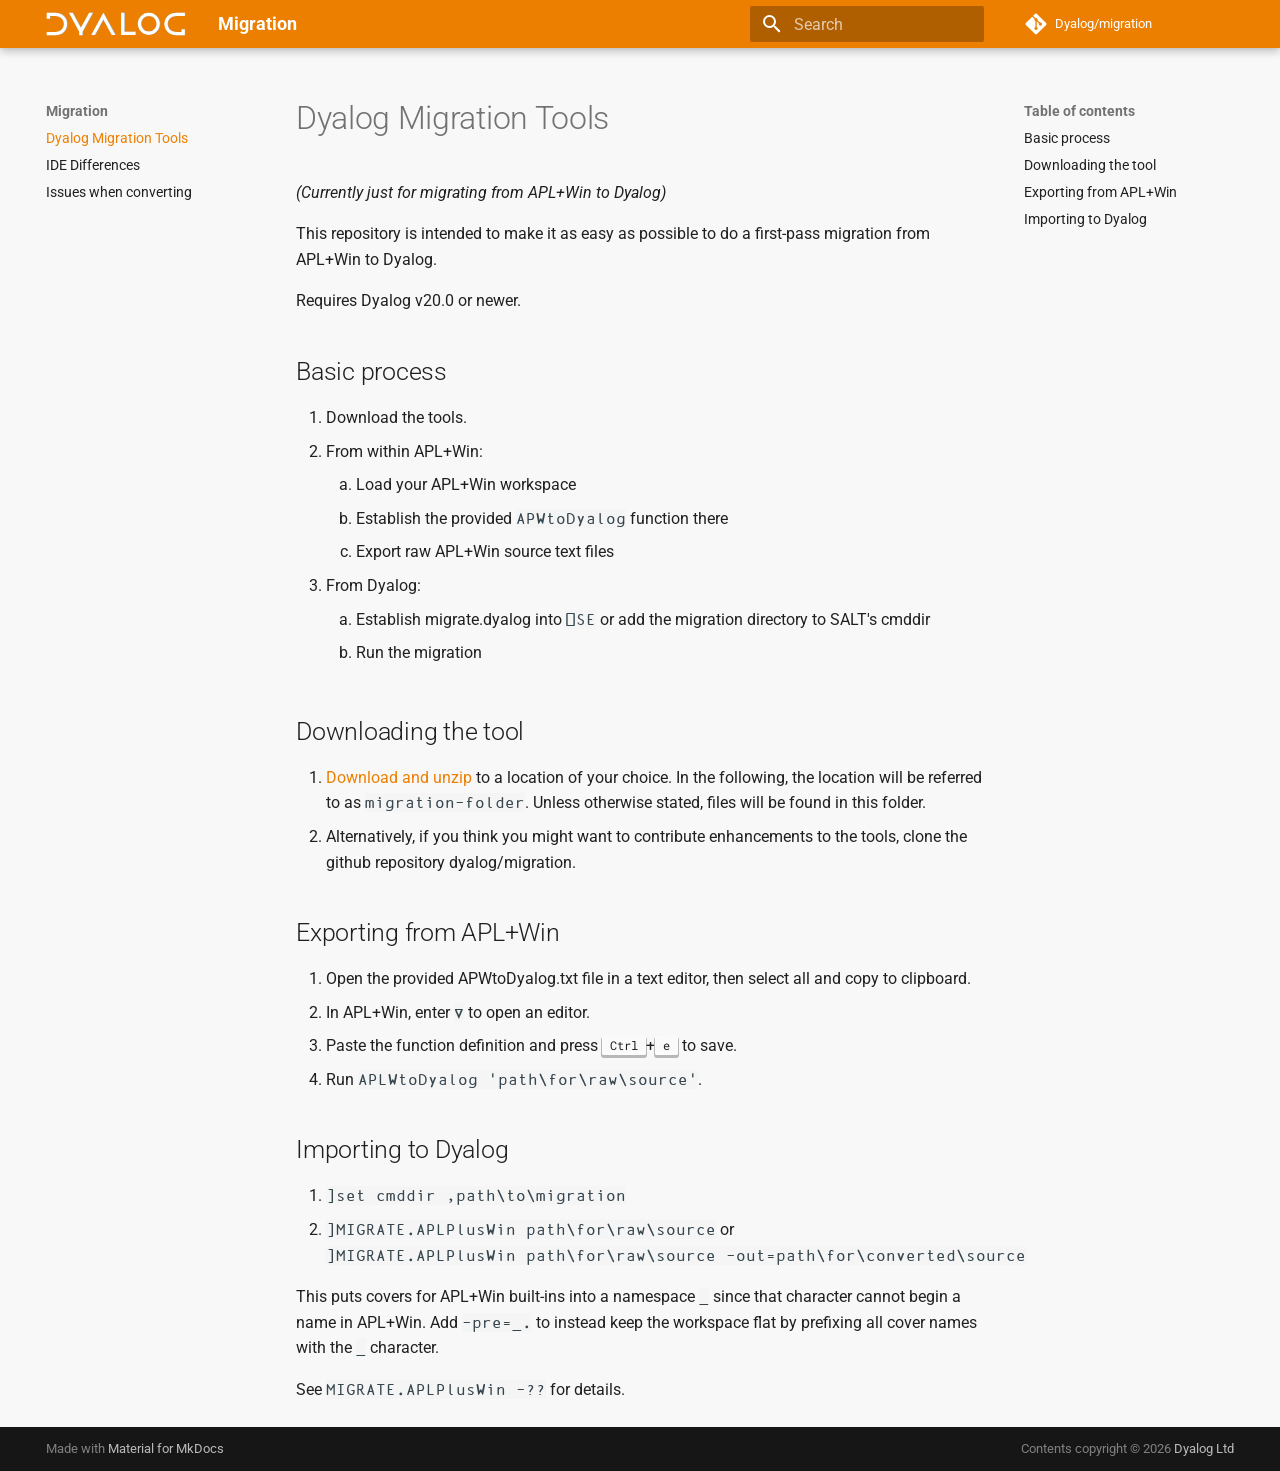
<file: index.html>
<!doctype html>
<html lang="en" class="no-js">
  <head>
    
      <meta charset="utf-8">
      <meta name="viewport" content="width=device-width,initial-scale=1">
      
      
      
      
      
        <link rel="next" href="IDE%20Differences/">
      
      
        
      
      
      <link rel="icon" href="img/favicon-32.png">
      <meta name="generator" content="mkdocs-1.6.1, mkdocs-material-9.7.6">
    
    
      
        <title>Migration</title>
      
    
    
      <link rel="stylesheet" href="assets/stylesheets/main.484c7ddc.min.css">
      
      


    
    
      
    
    
      
        
        
        <link rel="preconnect" href="https://fonts.gstatic.com" crossorigin>
        <link rel="stylesheet" href="https://fonts.googleapis.com/css?family=Roboto:300,300i,400,400i,700,700i%7CRoboto+Mono:400,400i,700,700i&display=fallback">
        <style>:root{--md-text-font:"Roboto";--md-code-font:"Roboto Mono"}</style>
      
    
    
      <link rel="stylesheet" href="css/main.css">
    
    <script>__md_scope=new URL(".",location),__md_hash=e=>[...e].reduce(((e,_)=>(e<<5)-e+_.charCodeAt(0)),0),__md_get=(e,_=localStorage,t=__md_scope)=>JSON.parse(_.getItem(t.pathname+"."+e)),__md_set=(e,_,t=localStorage,a=__md_scope)=>{try{t.setItem(a.pathname+"."+e,JSON.stringify(_))}catch(e){}}</script>
    
      

    
    
  </head>
  
  
    <body dir="ltr">
  
    
    <input class="md-toggle" data-md-toggle="drawer" type="checkbox" id="__drawer" autocomplete="off">
    <input class="md-toggle" data-md-toggle="search" type="checkbox" id="__search" autocomplete="off">
    <label class="md-overlay" for="__drawer"></label>
    <div data-md-component="skip">
      
        
        <a href="#dyalog-migration-tools" class="md-skip">
          Skip to content
        </a>
      
    </div>
    <div data-md-component="announce">
      
    </div>
    
    
      

  

<header class="md-header md-header--shadow" data-md-component="header">
  <nav class="md-header__inner md-grid" aria-label="Header">
    <a href="." title="Migration" class="md-header__button md-logo" aria-label="Migration" data-md-component="logo">
      
  <img src="img/dyalog-white.svg" alt="logo">

    </a>
    <label class="md-header__button md-icon" for="__drawer">
      
      <svg xmlns="http://www.w3.org/2000/svg" viewBox="0 0 24 24"><path d="M3 6h18v2H3zm0 5h18v2H3zm0 5h18v2H3z"/></svg>
    </label>
    <div class="md-header__title" data-md-component="header-title">
      <div class="md-header__ellipsis">
        <div class="md-header__topic">
          <span class="md-ellipsis">
            Migration
          </span>
        </div>
        <div class="md-header__topic" data-md-component="header-topic">
          <span class="md-ellipsis">
            
              Dyalog Migration Tools
            
          </span>
        </div>
      </div>
    </div>
    
    
      <script>var palette=__md_get("__palette");if(palette&&palette.color){if("(prefers-color-scheme)"===palette.color.media){var media=matchMedia("(prefers-color-scheme: light)"),input=document.querySelector(media.matches?"[data-md-color-media='(prefers-color-scheme: light)']":"[data-md-color-media='(prefers-color-scheme: dark)']");palette.color.media=input.getAttribute("data-md-color-media"),palette.color.scheme=input.getAttribute("data-md-color-scheme"),palette.color.primary=input.getAttribute("data-md-color-primary"),palette.color.accent=input.getAttribute("data-md-color-accent")}for(var[key,value]of Object.entries(palette.color))document.body.setAttribute("data-md-color-"+key,value)}</script>
    
    
    
      
      
        <label class="md-header__button md-icon" for="__search">
          
          <svg xmlns="http://www.w3.org/2000/svg" viewBox="0 0 24 24"><path d="M9.5 3A6.5 6.5 0 0 1 16 9.5c0 1.61-.59 3.09-1.56 4.23l.27.27h.79l5 5-1.5 1.5-5-5v-.79l-.27-.27A6.52 6.52 0 0 1 9.5 16 6.5 6.5 0 0 1 3 9.5 6.5 6.5 0 0 1 9.5 3m0 2C7 5 5 7 5 9.5S7 14 9.5 14 14 12 14 9.5 12 5 9.5 5"/></svg>
        </label>
        <div class="md-search" data-md-component="search" role="dialog">
  <label class="md-search__overlay" for="__search"></label>
  <div class="md-search__inner" role="search">
    <form class="md-search__form" name="search">
      <input type="text" class="md-search__input" name="query" aria-label="Search" placeholder="Search" autocapitalize="off" autocorrect="off" autocomplete="off" spellcheck="false" data-md-component="search-query" required>
      <label class="md-search__icon md-icon" for="__search">
        
        <svg xmlns="http://www.w3.org/2000/svg" viewBox="0 0 24 24"><path d="M9.5 3A6.5 6.5 0 0 1 16 9.5c0 1.61-.59 3.09-1.56 4.23l.27.27h.79l5 5-1.5 1.5-5-5v-.79l-.27-.27A6.52 6.52 0 0 1 9.5 16 6.5 6.5 0 0 1 3 9.5 6.5 6.5 0 0 1 9.5 3m0 2C7 5 5 7 5 9.5S7 14 9.5 14 14 12 14 9.5 12 5 9.5 5"/></svg>
        
        <svg xmlns="http://www.w3.org/2000/svg" viewBox="0 0 24 24"><path d="M20 11v2H8l5.5 5.5-1.42 1.42L4.16 12l7.92-7.92L13.5 5.5 8 11z"/></svg>
      </label>
      <nav class="md-search__options" aria-label="Search">
        
        <button type="reset" class="md-search__icon md-icon" title="Clear" aria-label="Clear" tabindex="-1">
          
          <svg xmlns="http://www.w3.org/2000/svg" viewBox="0 0 24 24"><path d="M19 6.41 17.59 5 12 10.59 6.41 5 5 6.41 10.59 12 5 17.59 6.41 19 12 13.41 17.59 19 19 17.59 13.41 12z"/></svg>
        </button>
      </nav>
      
    </form>
    <div class="md-search__output">
      <div class="md-search__scrollwrap" tabindex="0" data-md-scrollfix>
        <div class="md-search-result" data-md-component="search-result">
          <div class="md-search-result__meta">
            Initializing search
          </div>
          <ol class="md-search-result__list" role="presentation"></ol>
        </div>
      </div>
    </div>
  </div>
</div>
      
    
    
      <div class="md-header__source">
        <a href="https://github.com/dyalog/migration" title="Go to repository" class="md-source" data-md-component="source">
  <div class="md-source__icon md-icon">
    
    <svg xmlns="http://www.w3.org/2000/svg" viewBox="0 0 448 512"><!--! Font Awesome Free 7.1.0 by @fontawesome - https://fontawesome.com License - https://fontawesome.com/license/free (Icons: CC BY 4.0, Fonts: SIL OFL 1.1, Code: MIT License) Copyright 2025 Fonticons, Inc.--><path d="M439.6 236.1 244 40.5c-5.4-5.5-12.8-8.5-20.4-8.5s-15 3-20.4 8.4L162.5 81l51.5 51.5c27.1-9.1 52.7 16.8 43.4 43.7l49.7 49.7c34.2-11.8 61.2 31 35.5 56.7-26.5 26.5-70.2-2.9-56-37.3L240.3 199v121.9c25.3 12.5 22.3 41.8 9.1 55-6.4 6.4-15.2 10.1-24.3 10.1s-17.8-3.6-24.3-10.1c-17.6-17.6-11.1-46.9 11.2-56v-123c-20.8-8.5-24.6-30.7-18.6-45L142.6 101 8.5 235.1C3 240.6 0 247.9 0 255.5s3 15 8.5 20.4l195.6 195.7c5.4 5.4 12.7 8.4 20.4 8.4s15-3 20.4-8.4l194.7-194.7c5.4-5.4 8.4-12.8 8.4-20.4s-3-15-8.4-20.4"/></svg>
  </div>
  <div class="md-source__repository">
    Dyalog/migration
  </div>
</a>
      </div>
    
  </nav>
  
</header>
    
    <div class="md-container" data-md-component="container">
      
      
        
          
        
      
      <main class="md-main" data-md-component="main">
        <div class="md-main__inner md-grid">
          
            
              
              <div class="md-sidebar md-sidebar--primary" data-md-component="sidebar" data-md-type="navigation" >
                <div class="md-sidebar__scrollwrap">
                  <div class="md-sidebar__inner">
                    



<nav class="md-nav md-nav--primary" aria-label="Navigation" data-md-level="0">
  <label class="md-nav__title" for="__drawer">
    <a href="." title="Migration" class="md-nav__button md-logo" aria-label="Migration" data-md-component="logo">
      
  <img src="img/dyalog-white.svg" alt="logo">

    </a>
    Migration
  </label>
  
    <div class="md-nav__source">
      <a href="https://github.com/dyalog/migration" title="Go to repository" class="md-source" data-md-component="source">
  <div class="md-source__icon md-icon">
    
    <svg xmlns="http://www.w3.org/2000/svg" viewBox="0 0 448 512"><!--! Font Awesome Free 7.1.0 by @fontawesome - https://fontawesome.com License - https://fontawesome.com/license/free (Icons: CC BY 4.0, Fonts: SIL OFL 1.1, Code: MIT License) Copyright 2025 Fonticons, Inc.--><path d="M439.6 236.1 244 40.5c-5.4-5.5-12.8-8.5-20.4-8.5s-15 3-20.4 8.4L162.5 81l51.5 51.5c27.1-9.1 52.7 16.8 43.4 43.7l49.7 49.7c34.2-11.8 61.2 31 35.5 56.7-26.5 26.5-70.2-2.9-56-37.3L240.3 199v121.9c25.3 12.5 22.3 41.8 9.1 55-6.4 6.4-15.2 10.1-24.3 10.1s-17.8-3.6-24.3-10.1c-17.6-17.6-11.1-46.9 11.2-56v-123c-20.8-8.5-24.6-30.7-18.6-45L142.6 101 8.5 235.1C3 240.6 0 247.9 0 255.5s3 15 8.5 20.4l195.6 195.7c5.4 5.4 12.7 8.4 20.4 8.4s15-3 20.4-8.4l194.7-194.7c5.4-5.4 8.4-12.8 8.4-20.4s-3-15-8.4-20.4"/></svg>
  </div>
  <div class="md-source__repository">
    Dyalog/migration
  </div>
</a>
    </div>
  
  <ul class="md-nav__list" data-md-scrollfix>
    
      
      
  
  
    
  
  
  
    <li class="md-nav__item md-nav__item--active">
      
      <input class="md-nav__toggle md-toggle" type="checkbox" id="__toc">
      
      
        
      
      
        <label class="md-nav__link md-nav__link--active" for="__toc">
          
  
  
  <span class="md-ellipsis">
    
  
    Dyalog Migration Tools
  

    
  </span>
  
  

          <span class="md-nav__icon md-icon"></span>
        </label>
      
      <a href="." class="md-nav__link md-nav__link--active">
        
  
  
  <span class="md-ellipsis">
    
  
    Dyalog Migration Tools
  

    
  </span>
  
  

      </a>
      
        

<nav class="md-nav md-nav--secondary" aria-label="Table of contents">
  
  
  
    
  
  
    <label class="md-nav__title" for="__toc">
      <span class="md-nav__icon md-icon"></span>
      Table of contents
    </label>
    <ul class="md-nav__list" data-md-component="toc" data-md-scrollfix>
      
        <li class="md-nav__item">
  <a href="#basic-process" class="md-nav__link">
    <span class="md-ellipsis">
      
        Basic process
      
    </span>
  </a>
  
</li>
      
        <li class="md-nav__item">
  <a href="#downloading-the-tool" class="md-nav__link">
    <span class="md-ellipsis">
      
        Downloading the tool
      
    </span>
  </a>
  
</li>
      
        <li class="md-nav__item">
  <a href="#exporting-from-aplwin" class="md-nav__link">
    <span class="md-ellipsis">
      
        Exporting from APL+Win
      
    </span>
  </a>
  
</li>
      
        <li class="md-nav__item">
  <a href="#importing-to-dyalog" class="md-nav__link">
    <span class="md-ellipsis">
      
        Importing to Dyalog
      
    </span>
  </a>
  
</li>
      
    </ul>
  
</nav>
      
    </li>
  

    
      
      
  
  
  
  
    <li class="md-nav__item">
      <a href="IDE%20Differences/" class="md-nav__link">
        
  
  
  <span class="md-ellipsis">
    
  
    IDE Differences
  

    
  </span>
  
  

      </a>
    </li>
  

    
      
      
  
  
  
  
    <li class="md-nav__item">
      <a href="Issues%20when%20converting/" class="md-nav__link">
        
  
  
  <span class="md-ellipsis">
    
  
    Issues when converting
  

    
  </span>
  
  

      </a>
    </li>
  

    
  </ul>
</nav>
                  </div>
                </div>
              </div>
            
            
              
              <div class="md-sidebar md-sidebar--secondary" data-md-component="sidebar" data-md-type="toc" >
                <div class="md-sidebar__scrollwrap">
                  <div class="md-sidebar__inner">
                    

<nav class="md-nav md-nav--secondary" aria-label="Table of contents">
  
  
  
    
  
  
    <label class="md-nav__title" for="__toc">
      <span class="md-nav__icon md-icon"></span>
      Table of contents
    </label>
    <ul class="md-nav__list" data-md-component="toc" data-md-scrollfix>
      
        <li class="md-nav__item">
  <a href="#basic-process" class="md-nav__link">
    <span class="md-ellipsis">
      
        Basic process
      
    </span>
  </a>
  
</li>
      
        <li class="md-nav__item">
  <a href="#downloading-the-tool" class="md-nav__link">
    <span class="md-ellipsis">
      
        Downloading the tool
      
    </span>
  </a>
  
</li>
      
        <li class="md-nav__item">
  <a href="#exporting-from-aplwin" class="md-nav__link">
    <span class="md-ellipsis">
      
        Exporting from APL+Win
      
    </span>
  </a>
  
</li>
      
        <li class="md-nav__item">
  <a href="#importing-to-dyalog" class="md-nav__link">
    <span class="md-ellipsis">
      
        Importing to Dyalog
      
    </span>
  </a>
  
</li>
      
    </ul>
  
</nav>
                  </div>
                </div>
              </div>
            
          
          
            <div class="md-content" data-md-component="content">
              
              <article class="md-content__inner md-typeset">
                
                  


  
  


<h1 id="dyalog-migration-tools">Dyalog Migration Tools</h1>
<p><em>(Currently just for migrating from APL+Win to Dyalog)</em></p>
<p>This repository is intended to make it as easy as possible to do a first-pass migration from APL+Win to Dyalog.</p>
<p>Requires Dyalog v20.0 or newer.</p>
<h2 id="basic-process">Basic process</h2>
<ol>
<li>Download the tools.</li>
<li>From within APL+Win:<ol>
<li>Load your APL+Win workspace</li>
<li>Establish the provided <code>APWtoDyalog</code> function there</li>
<li>Export raw APL+Win source text files</li>
</ol>
</li>
<li>From Dyalog:<ol>
<li>Establish migrate.dyalog into <code>⎕SE</code> or add the migration directory to SALT's cmddir</li>
<li>Run the migration</li>
</ol>
</li>
</ol>
<h2 id="downloading-the-tool">Downloading the tool</h2>
<ol>
<li><a href="https://github.com/Dyalog/migration/archive/refs/heads/main.zip">Download and unzip</a> to a location of your choice. In the following, the location will be referred to as <code>migration-folder</code>. Unless otherwise stated, files will be found in this folder.</li>
<li>Alternatively, if you think you might want to contribute enhancements to the tools, clone the github repository dyalog/migration.</li>
</ol>
<h2 id="exporting-from-aplwin">Exporting from APL+Win</h2>
<ol>
<li>Open the provided APWtoDyalog.txt file in a text editor, then select all and copy to clipboard.</li>
<li>In APL+Win, enter <code>∇</code> to open an editor.</li>
<li>Paste the function definition and press <kbd>Ctrl</kbd>+<kbd>e</kbd> to save.</li>
<li>Run <code>APLWtoDyalog 'path\for\raw\source'</code>.</li>
</ol>
<h2 id="importing-to-dyalog">Importing to Dyalog</h2>
<ol>
<li><code>]set cmddir ,path\to\migration</code></li>
<li><code>]MIGRATE.APLPlusWin path\for\raw\source</code> or <code>]MIGRATE.APLPlusWin path\for\raw\source -out=path\for\converted\source</code></li>
</ol>
<p>This puts covers for APL+Win built-ins into a namespace <code>_</code> since that character cannot begin a name in APL+Win. Add <code>-pre=_.</code> to instead keep the workspace flat by prefixing all cover names with the <code>_</code> character.</p>
<p>See <code>MIGRATE.APLPlusWin -??</code> for details.</p>












                
              </article>
            </div>
          
          
<script>var target=document.getElementById(location.hash.slice(1));target&&target.name&&(target.checked=target.name.startsWith("__tabbed_"))</script>
        </div>
        
      </main>
      
        <footer class="md-footer">
  
  <div class="md-footer-meta md-typeset">
    <div class="md-footer-meta__inner md-grid">
      <div class="md-copyright">
  
    <div class="md-copyright__highlight">
      <span style="color:var(--md-footer-fg-color--lighter)">Contents copyright &copy; 2026 </span><a href="https://dyalog.com" target="_blank">Dyalog Ltd</a>
    </div>
  
  
    Made with
    <a href="https://squidfunk.github.io/mkdocs-material/" target="_blank" rel="noopener">
      Material for MkDocs
    </a>
  
</div>
      
    </div>
  </div>
</footer>
      
    </div>
    <div class="md-dialog" data-md-component="dialog">
      <div class="md-dialog__inner md-typeset"></div>
    </div>
    
    
    
      
      
      <script id="__config" type="application/json">{"annotate": null, "base": ".", "features": [], "search": "assets/javascripts/workers/search.2c215733.min.js", "tags": null, "translations": {"clipboard.copied": "Copied to clipboard", "clipboard.copy": "Copy to clipboard", "search.result.more.one": "1 more on this page", "search.result.more.other": "# more on this page", "search.result.none": "No matching documents", "search.result.one": "1 matching document", "search.result.other": "# matching documents", "search.result.placeholder": "Type to start searching", "search.result.term.missing": "Missing", "select.version": "Select version"}, "version": null}</script>
    
    
      <script src="assets/javascripts/bundle.79ae519e.min.js"></script>
      
    
  </body>
</html>
</file>
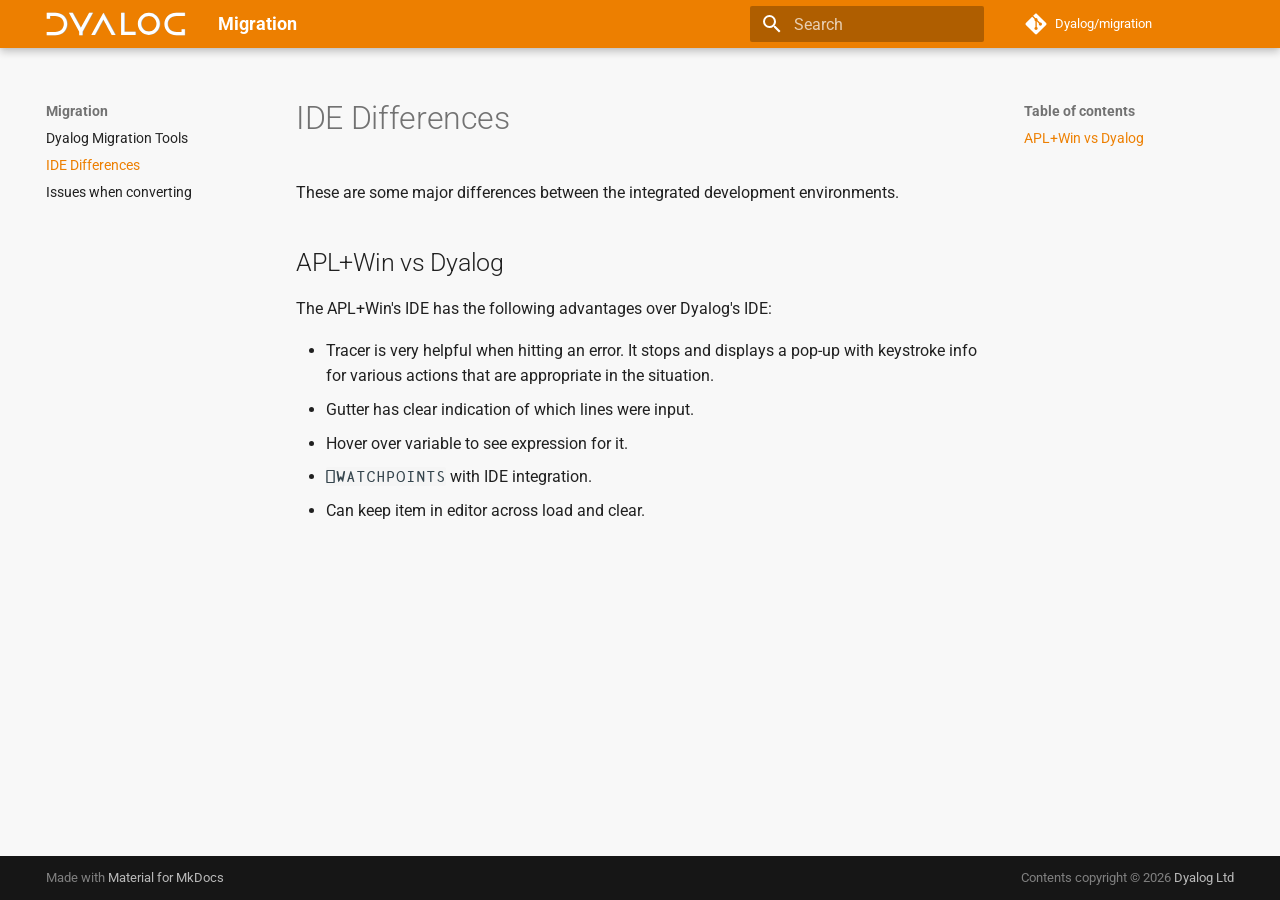
<file: IDE Differences/index.html>
<!doctype html>
<html lang="en" class="no-js">
  <head>
    
      <meta charset="utf-8">
      <meta name="viewport" content="width=device-width,initial-scale=1">
      
      
      
      
        <link rel="prev" href="..">
      
      
        <link rel="next" href="../Issues%20when%20converting/">
      
      
        
      
      
      <link rel="icon" href="../img/favicon-32.png">
      <meta name="generator" content="mkdocs-1.6.1, mkdocs-material-9.7.6">
    
    
      
        <title>IDE Differences - Migration</title>
      
    
    
      <link rel="stylesheet" href="../assets/stylesheets/main.484c7ddc.min.css">
      
      


    
    
      
    
    
      
        
        
        <link rel="preconnect" href="https://fonts.gstatic.com" crossorigin>
        <link rel="stylesheet" href="https://fonts.googleapis.com/css?family=Roboto:300,300i,400,400i,700,700i%7CRoboto+Mono:400,400i,700,700i&display=fallback">
        <style>:root{--md-text-font:"Roboto";--md-code-font:"Roboto Mono"}</style>
      
    
    
      <link rel="stylesheet" href="../css/main.css">
    
    <script>__md_scope=new URL("..",location),__md_hash=e=>[...e].reduce(((e,_)=>(e<<5)-e+_.charCodeAt(0)),0),__md_get=(e,_=localStorage,t=__md_scope)=>JSON.parse(_.getItem(t.pathname+"."+e)),__md_set=(e,_,t=localStorage,a=__md_scope)=>{try{t.setItem(a.pathname+"."+e,JSON.stringify(_))}catch(e){}}</script>
    
      

    
    
  </head>
  
  
    <body dir="ltr">
  
    
    <input class="md-toggle" data-md-toggle="drawer" type="checkbox" id="__drawer" autocomplete="off">
    <input class="md-toggle" data-md-toggle="search" type="checkbox" id="__search" autocomplete="off">
    <label class="md-overlay" for="__drawer"></label>
    <div data-md-component="skip">
      
        
        <a href="#aplwin-vs-dyalog" class="md-skip">
          Skip to content
        </a>
      
    </div>
    <div data-md-component="announce">
      
    </div>
    
    
      

  

<header class="md-header md-header--shadow" data-md-component="header">
  <nav class="md-header__inner md-grid" aria-label="Header">
    <a href=".." title="Migration" class="md-header__button md-logo" aria-label="Migration" data-md-component="logo">
      
  <img src="../img/dyalog-white.svg" alt="logo">

    </a>
    <label class="md-header__button md-icon" for="__drawer">
      
      <svg xmlns="http://www.w3.org/2000/svg" viewBox="0 0 24 24"><path d="M3 6h18v2H3zm0 5h18v2H3zm0 5h18v2H3z"/></svg>
    </label>
    <div class="md-header__title" data-md-component="header-title">
      <div class="md-header__ellipsis">
        <div class="md-header__topic">
          <span class="md-ellipsis">
            Migration
          </span>
        </div>
        <div class="md-header__topic" data-md-component="header-topic">
          <span class="md-ellipsis">
            
              IDE Differences
            
          </span>
        </div>
      </div>
    </div>
    
    
      <script>var palette=__md_get("__palette");if(palette&&palette.color){if("(prefers-color-scheme)"===palette.color.media){var media=matchMedia("(prefers-color-scheme: light)"),input=document.querySelector(media.matches?"[data-md-color-media='(prefers-color-scheme: light)']":"[data-md-color-media='(prefers-color-scheme: dark)']");palette.color.media=input.getAttribute("data-md-color-media"),palette.color.scheme=input.getAttribute("data-md-color-scheme"),palette.color.primary=input.getAttribute("data-md-color-primary"),palette.color.accent=input.getAttribute("data-md-color-accent")}for(var[key,value]of Object.entries(palette.color))document.body.setAttribute("data-md-color-"+key,value)}</script>
    
    
    
      
      
        <label class="md-header__button md-icon" for="__search">
          
          <svg xmlns="http://www.w3.org/2000/svg" viewBox="0 0 24 24"><path d="M9.5 3A6.5 6.5 0 0 1 16 9.5c0 1.61-.59 3.09-1.56 4.23l.27.27h.79l5 5-1.5 1.5-5-5v-.79l-.27-.27A6.52 6.52 0 0 1 9.5 16 6.5 6.5 0 0 1 3 9.5 6.5 6.5 0 0 1 9.5 3m0 2C7 5 5 7 5 9.5S7 14 9.5 14 14 12 14 9.5 12 5 9.5 5"/></svg>
        </label>
        <div class="md-search" data-md-component="search" role="dialog">
  <label class="md-search__overlay" for="__search"></label>
  <div class="md-search__inner" role="search">
    <form class="md-search__form" name="search">
      <input type="text" class="md-search__input" name="query" aria-label="Search" placeholder="Search" autocapitalize="off" autocorrect="off" autocomplete="off" spellcheck="false" data-md-component="search-query" required>
      <label class="md-search__icon md-icon" for="__search">
        
        <svg xmlns="http://www.w3.org/2000/svg" viewBox="0 0 24 24"><path d="M9.5 3A6.5 6.5 0 0 1 16 9.5c0 1.61-.59 3.09-1.56 4.23l.27.27h.79l5 5-1.5 1.5-5-5v-.79l-.27-.27A6.52 6.52 0 0 1 9.5 16 6.5 6.5 0 0 1 3 9.5 6.5 6.5 0 0 1 9.5 3m0 2C7 5 5 7 5 9.5S7 14 9.5 14 14 12 14 9.5 12 5 9.5 5"/></svg>
        
        <svg xmlns="http://www.w3.org/2000/svg" viewBox="0 0 24 24"><path d="M20 11v2H8l5.5 5.5-1.42 1.42L4.16 12l7.92-7.92L13.5 5.5 8 11z"/></svg>
      </label>
      <nav class="md-search__options" aria-label="Search">
        
        <button type="reset" class="md-search__icon md-icon" title="Clear" aria-label="Clear" tabindex="-1">
          
          <svg xmlns="http://www.w3.org/2000/svg" viewBox="0 0 24 24"><path d="M19 6.41 17.59 5 12 10.59 6.41 5 5 6.41 10.59 12 5 17.59 6.41 19 12 13.41 17.59 19 19 17.59 13.41 12z"/></svg>
        </button>
      </nav>
      
    </form>
    <div class="md-search__output">
      <div class="md-search__scrollwrap" tabindex="0" data-md-scrollfix>
        <div class="md-search-result" data-md-component="search-result">
          <div class="md-search-result__meta">
            Initializing search
          </div>
          <ol class="md-search-result__list" role="presentation"></ol>
        </div>
      </div>
    </div>
  </div>
</div>
      
    
    
      <div class="md-header__source">
        <a href="https://github.com/dyalog/migration" title="Go to repository" class="md-source" data-md-component="source">
  <div class="md-source__icon md-icon">
    
    <svg xmlns="http://www.w3.org/2000/svg" viewBox="0 0 448 512"><!--! Font Awesome Free 7.1.0 by @fontawesome - https://fontawesome.com License - https://fontawesome.com/license/free (Icons: CC BY 4.0, Fonts: SIL OFL 1.1, Code: MIT License) Copyright 2025 Fonticons, Inc.--><path d="M439.6 236.1 244 40.5c-5.4-5.5-12.8-8.5-20.4-8.5s-15 3-20.4 8.4L162.5 81l51.5 51.5c27.1-9.1 52.7 16.8 43.4 43.7l49.7 49.7c34.2-11.8 61.2 31 35.5 56.7-26.5 26.5-70.2-2.9-56-37.3L240.3 199v121.9c25.3 12.5 22.3 41.8 9.1 55-6.4 6.4-15.2 10.1-24.3 10.1s-17.8-3.6-24.3-10.1c-17.6-17.6-11.1-46.9 11.2-56v-123c-20.8-8.5-24.6-30.7-18.6-45L142.6 101 8.5 235.1C3 240.6 0 247.9 0 255.5s3 15 8.5 20.4l195.6 195.7c5.4 5.4 12.7 8.4 20.4 8.4s15-3 20.4-8.4l194.7-194.7c5.4-5.4 8.4-12.8 8.4-20.4s-3-15-8.4-20.4"/></svg>
  </div>
  <div class="md-source__repository">
    Dyalog/migration
  </div>
</a>
      </div>
    
  </nav>
  
</header>
    
    <div class="md-container" data-md-component="container">
      
      
        
          
        
      
      <main class="md-main" data-md-component="main">
        <div class="md-main__inner md-grid">
          
            
              
              <div class="md-sidebar md-sidebar--primary" data-md-component="sidebar" data-md-type="navigation" >
                <div class="md-sidebar__scrollwrap">
                  <div class="md-sidebar__inner">
                    



<nav class="md-nav md-nav--primary" aria-label="Navigation" data-md-level="0">
  <label class="md-nav__title" for="__drawer">
    <a href=".." title="Migration" class="md-nav__button md-logo" aria-label="Migration" data-md-component="logo">
      
  <img src="../img/dyalog-white.svg" alt="logo">

    </a>
    Migration
  </label>
  
    <div class="md-nav__source">
      <a href="https://github.com/dyalog/migration" title="Go to repository" class="md-source" data-md-component="source">
  <div class="md-source__icon md-icon">
    
    <svg xmlns="http://www.w3.org/2000/svg" viewBox="0 0 448 512"><!--! Font Awesome Free 7.1.0 by @fontawesome - https://fontawesome.com License - https://fontawesome.com/license/free (Icons: CC BY 4.0, Fonts: SIL OFL 1.1, Code: MIT License) Copyright 2025 Fonticons, Inc.--><path d="M439.6 236.1 244 40.5c-5.4-5.5-12.8-8.5-20.4-8.5s-15 3-20.4 8.4L162.5 81l51.5 51.5c27.1-9.1 52.7 16.8 43.4 43.7l49.7 49.7c34.2-11.8 61.2 31 35.5 56.7-26.5 26.5-70.2-2.9-56-37.3L240.3 199v121.9c25.3 12.5 22.3 41.8 9.1 55-6.4 6.4-15.2 10.1-24.3 10.1s-17.8-3.6-24.3-10.1c-17.6-17.6-11.1-46.9 11.2-56v-123c-20.8-8.5-24.6-30.7-18.6-45L142.6 101 8.5 235.1C3 240.6 0 247.9 0 255.5s3 15 8.5 20.4l195.6 195.7c5.4 5.4 12.7 8.4 20.4 8.4s15-3 20.4-8.4l194.7-194.7c5.4-5.4 8.4-12.8 8.4-20.4s-3-15-8.4-20.4"/></svg>
  </div>
  <div class="md-source__repository">
    Dyalog/migration
  </div>
</a>
    </div>
  
  <ul class="md-nav__list" data-md-scrollfix>
    
      
      
  
  
  
  
    <li class="md-nav__item">
      <a href=".." class="md-nav__link">
        
  
  
  <span class="md-ellipsis">
    
  
    Dyalog Migration Tools
  

    
  </span>
  
  

      </a>
    </li>
  

    
      
      
  
  
    
  
  
  
    <li class="md-nav__item md-nav__item--active">
      
      <input class="md-nav__toggle md-toggle" type="checkbox" id="__toc">
      
      
      
        <label class="md-nav__link md-nav__link--active" for="__toc">
          
  
  
  <span class="md-ellipsis">
    
  
    IDE Differences
  

    
  </span>
  
  

          <span class="md-nav__icon md-icon"></span>
        </label>
      
      <a href="./" class="md-nav__link md-nav__link--active">
        
  
  
  <span class="md-ellipsis">
    
  
    IDE Differences
  

    
  </span>
  
  

      </a>
      
        

<nav class="md-nav md-nav--secondary" aria-label="Table of contents">
  
  
  
  
    <label class="md-nav__title" for="__toc">
      <span class="md-nav__icon md-icon"></span>
      Table of contents
    </label>
    <ul class="md-nav__list" data-md-component="toc" data-md-scrollfix>
      
        <li class="md-nav__item">
  <a href="#aplwin-vs-dyalog" class="md-nav__link">
    <span class="md-ellipsis">
      
        APL+Win vs Dyalog
      
    </span>
  </a>
  
</li>
      
    </ul>
  
</nav>
      
    </li>
  

    
      
      
  
  
  
  
    <li class="md-nav__item">
      <a href="../Issues%20when%20converting/" class="md-nav__link">
        
  
  
  <span class="md-ellipsis">
    
  
    Issues when converting
  

    
  </span>
  
  

      </a>
    </li>
  

    
  </ul>
</nav>
                  </div>
                </div>
              </div>
            
            
              
              <div class="md-sidebar md-sidebar--secondary" data-md-component="sidebar" data-md-type="toc" >
                <div class="md-sidebar__scrollwrap">
                  <div class="md-sidebar__inner">
                    

<nav class="md-nav md-nav--secondary" aria-label="Table of contents">
  
  
  
  
    <label class="md-nav__title" for="__toc">
      <span class="md-nav__icon md-icon"></span>
      Table of contents
    </label>
    <ul class="md-nav__list" data-md-component="toc" data-md-scrollfix>
      
        <li class="md-nav__item">
  <a href="#aplwin-vs-dyalog" class="md-nav__link">
    <span class="md-ellipsis">
      
        APL+Win vs Dyalog
      
    </span>
  </a>
  
</li>
      
    </ul>
  
</nav>
                  </div>
                </div>
              </div>
            
          
          
            <div class="md-content" data-md-component="content">
              
              <article class="md-content__inner md-typeset">
                
                  


  
  


  <h1>IDE Differences</h1>

<p>These are some major differences between the integrated development environments.</p>
<h2 id="aplwin-vs-dyalog">APL+Win vs Dyalog</h2>
<p>The APL+Win's IDE has the following advantages over Dyalog's IDE:</p>
<ul>
<li>Tracer is very helpful when hitting an error. It stops and displays a pop-up with keystroke info for various actions that are appropriate in the situation.</li>
<li>Gutter has clear indication of which lines were input.</li>
<li>Hover over variable to see expression for it.</li>
<li><code>⎕WATCHPOINTS</code> with IDE integration.</li>
<li>Can keep item in editor across load and clear.</li>
</ul>












                
              </article>
            </div>
          
          
<script>var target=document.getElementById(location.hash.slice(1));target&&target.name&&(target.checked=target.name.startsWith("__tabbed_"))</script>
        </div>
        
      </main>
      
        <footer class="md-footer">
  
  <div class="md-footer-meta md-typeset">
    <div class="md-footer-meta__inner md-grid">
      <div class="md-copyright">
  
    <div class="md-copyright__highlight">
      <span style="color:var(--md-footer-fg-color--lighter)">Contents copyright &copy; 2026 </span><a href="https://dyalog.com" target="_blank">Dyalog Ltd</a>
    </div>
  
  
    Made with
    <a href="https://squidfunk.github.io/mkdocs-material/" target="_blank" rel="noopener">
      Material for MkDocs
    </a>
  
</div>
      
    </div>
  </div>
</footer>
      
    </div>
    <div class="md-dialog" data-md-component="dialog">
      <div class="md-dialog__inner md-typeset"></div>
    </div>
    
    
    
      
      
      <script id="__config" type="application/json">{"annotate": null, "base": "..", "features": [], "search": "../assets/javascripts/workers/search.2c215733.min.js", "tags": null, "translations": {"clipboard.copied": "Copied to clipboard", "clipboard.copy": "Copy to clipboard", "search.result.more.one": "1 more on this page", "search.result.more.other": "# more on this page", "search.result.none": "No matching documents", "search.result.one": "1 matching document", "search.result.other": "# matching documents", "search.result.placeholder": "Type to start searching", "search.result.term.missing": "Missing", "select.version": "Select version"}, "version": null}</script>
    
    
      <script src="../assets/javascripts/bundle.79ae519e.min.js"></script>
      
    
  </body>
</html>
</file>
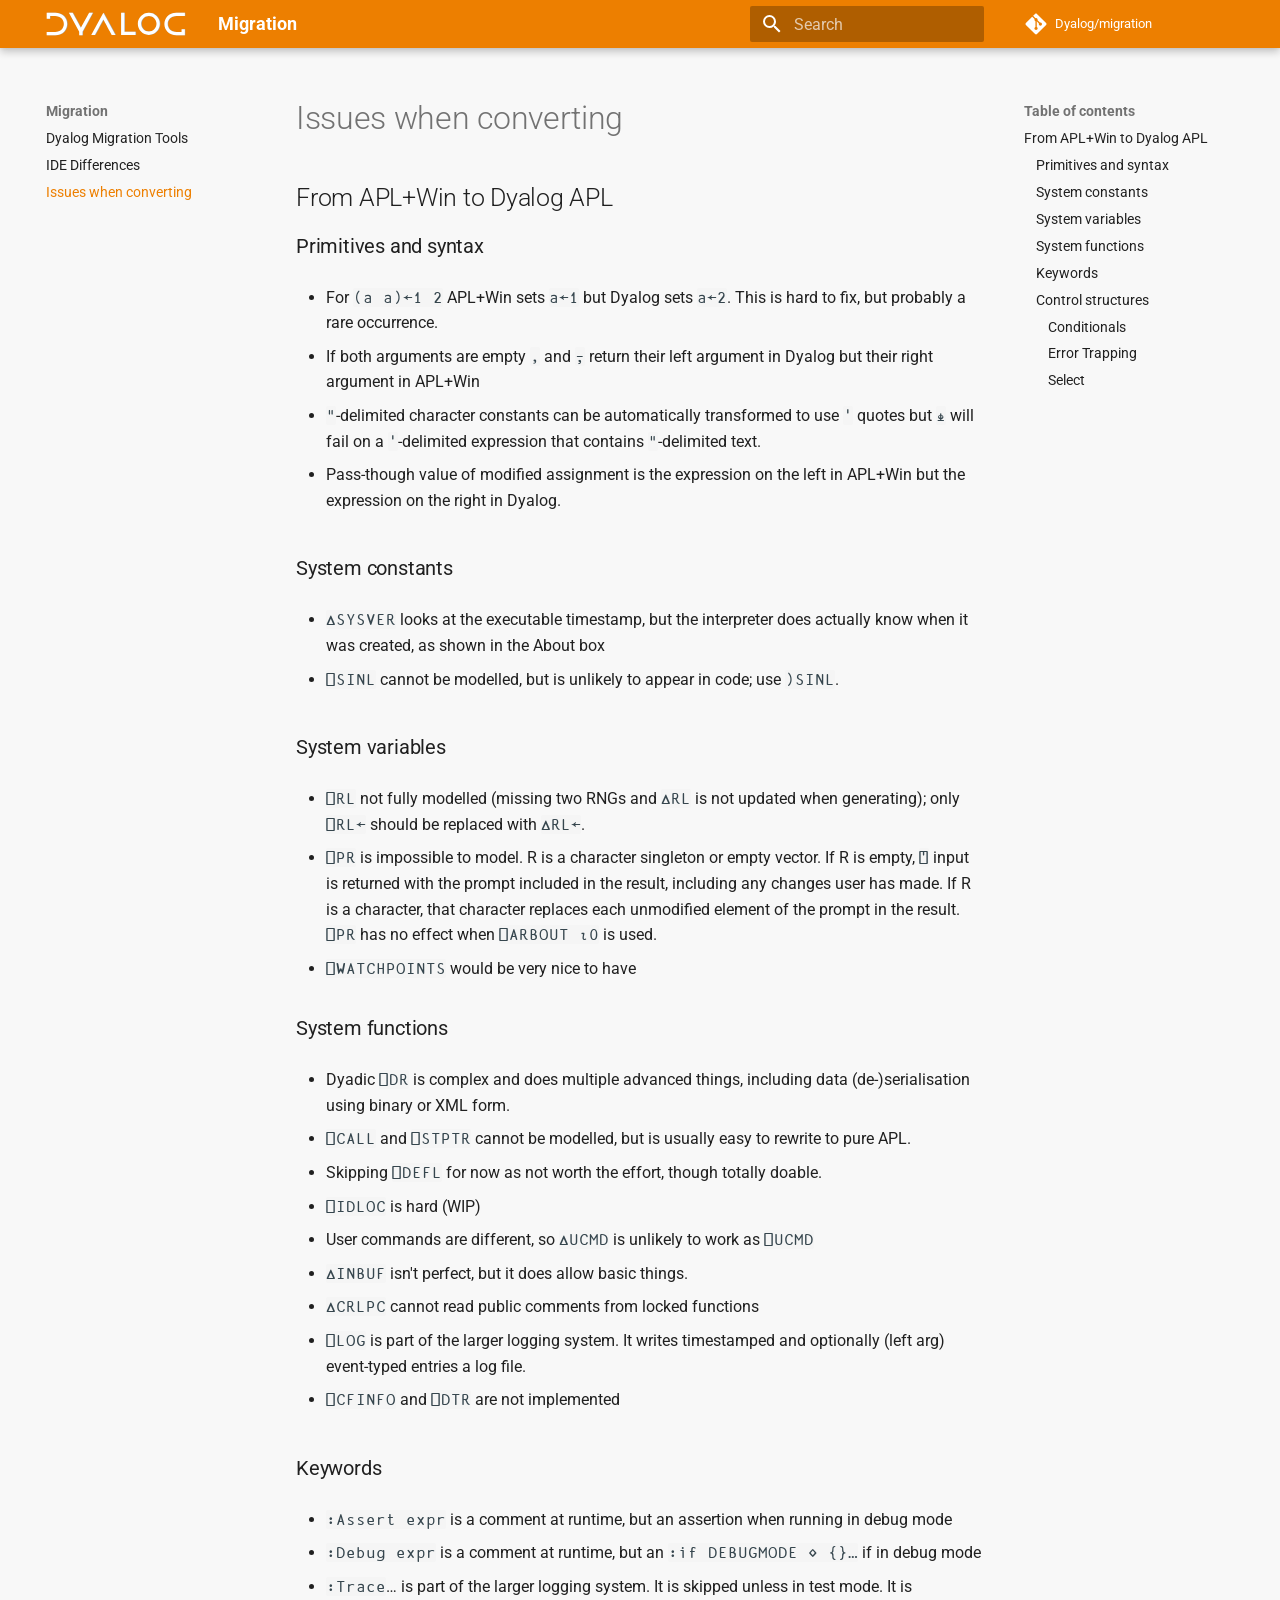
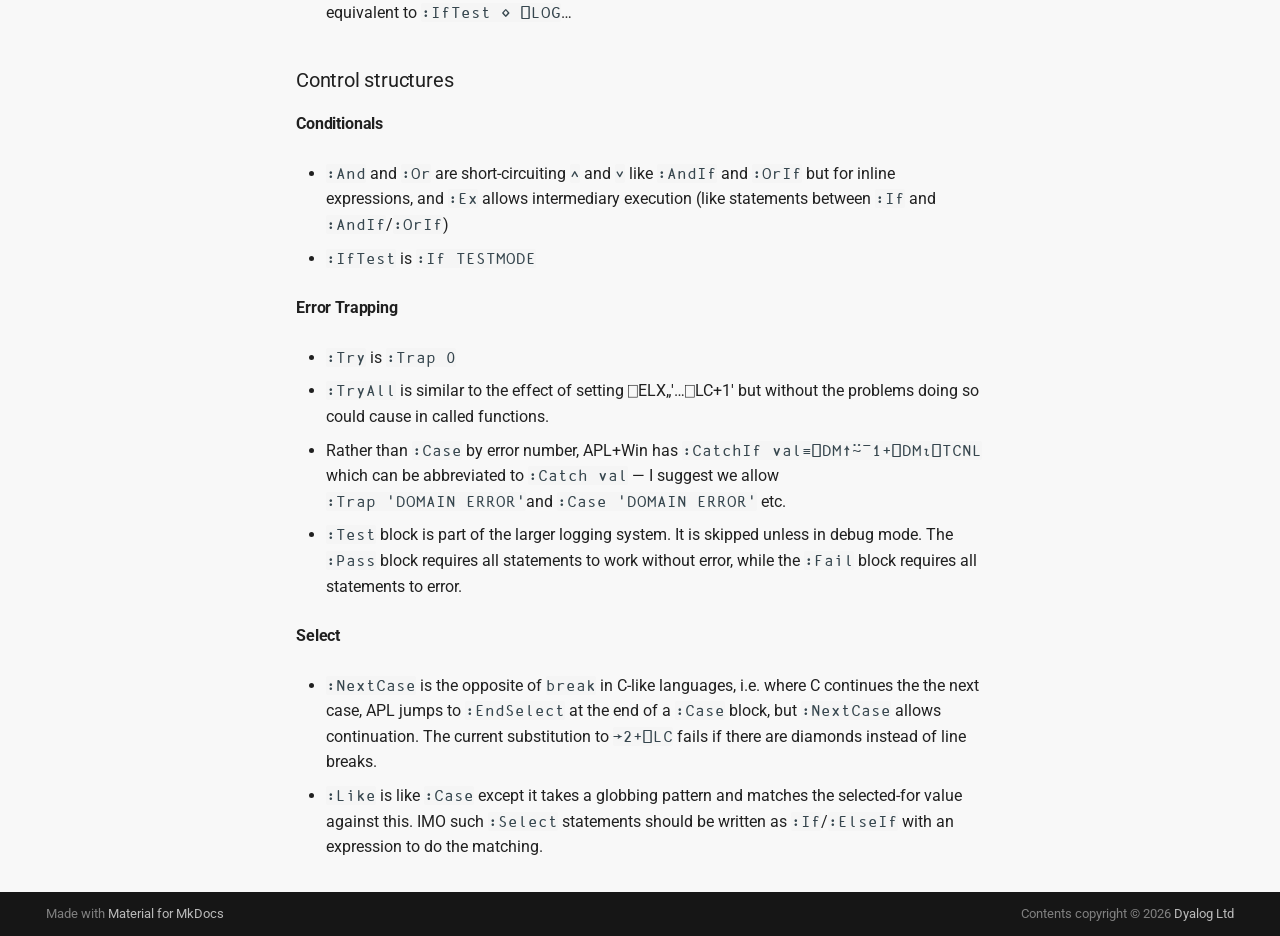
<file: Issues when converting/index.html>
<!doctype html>
<html lang="en" class="no-js">
  <head>
    
      <meta charset="utf-8">
      <meta name="viewport" content="width=device-width,initial-scale=1">
      
      
      
      
        <link rel="prev" href="../IDE%20Differences/">
      
      
      
        
      
      
      <link rel="icon" href="../img/favicon-32.png">
      <meta name="generator" content="mkdocs-1.6.1, mkdocs-material-9.7.6">
    
    
      
        <title>Issues when converting - Migration</title>
      
    
    
      <link rel="stylesheet" href="../assets/stylesheets/main.484c7ddc.min.css">
      
      


    
    
      
    
    
      
        
        
        <link rel="preconnect" href="https://fonts.gstatic.com" crossorigin>
        <link rel="stylesheet" href="https://fonts.googleapis.com/css?family=Roboto:300,300i,400,400i,700,700i%7CRoboto+Mono:400,400i,700,700i&display=fallback">
        <style>:root{--md-text-font:"Roboto";--md-code-font:"Roboto Mono"}</style>
      
    
    
      <link rel="stylesheet" href="../css/main.css">
    
    <script>__md_scope=new URL("..",location),__md_hash=e=>[...e].reduce(((e,_)=>(e<<5)-e+_.charCodeAt(0)),0),__md_get=(e,_=localStorage,t=__md_scope)=>JSON.parse(_.getItem(t.pathname+"."+e)),__md_set=(e,_,t=localStorage,a=__md_scope)=>{try{t.setItem(a.pathname+"."+e,JSON.stringify(_))}catch(e){}}</script>
    
      

    
    
  </head>
  
  
    <body dir="ltr">
  
    
    <input class="md-toggle" data-md-toggle="drawer" type="checkbox" id="__drawer" autocomplete="off">
    <input class="md-toggle" data-md-toggle="search" type="checkbox" id="__search" autocomplete="off">
    <label class="md-overlay" for="__drawer"></label>
    <div data-md-component="skip">
      
        
        <a href="#from-aplwin-to-dyalog-apl" class="md-skip">
          Skip to content
        </a>
      
    </div>
    <div data-md-component="announce">
      
    </div>
    
    
      

  

<header class="md-header md-header--shadow" data-md-component="header">
  <nav class="md-header__inner md-grid" aria-label="Header">
    <a href=".." title="Migration" class="md-header__button md-logo" aria-label="Migration" data-md-component="logo">
      
  <img src="../img/dyalog-white.svg" alt="logo">

    </a>
    <label class="md-header__button md-icon" for="__drawer">
      
      <svg xmlns="http://www.w3.org/2000/svg" viewBox="0 0 24 24"><path d="M3 6h18v2H3zm0 5h18v2H3zm0 5h18v2H3z"/></svg>
    </label>
    <div class="md-header__title" data-md-component="header-title">
      <div class="md-header__ellipsis">
        <div class="md-header__topic">
          <span class="md-ellipsis">
            Migration
          </span>
        </div>
        <div class="md-header__topic" data-md-component="header-topic">
          <span class="md-ellipsis">
            
              Issues when converting
            
          </span>
        </div>
      </div>
    </div>
    
    
      <script>var palette=__md_get("__palette");if(palette&&palette.color){if("(prefers-color-scheme)"===palette.color.media){var media=matchMedia("(prefers-color-scheme: light)"),input=document.querySelector(media.matches?"[data-md-color-media='(prefers-color-scheme: light)']":"[data-md-color-media='(prefers-color-scheme: dark)']");palette.color.media=input.getAttribute("data-md-color-media"),palette.color.scheme=input.getAttribute("data-md-color-scheme"),palette.color.primary=input.getAttribute("data-md-color-primary"),palette.color.accent=input.getAttribute("data-md-color-accent")}for(var[key,value]of Object.entries(palette.color))document.body.setAttribute("data-md-color-"+key,value)}</script>
    
    
    
      
      
        <label class="md-header__button md-icon" for="__search">
          
          <svg xmlns="http://www.w3.org/2000/svg" viewBox="0 0 24 24"><path d="M9.5 3A6.5 6.5 0 0 1 16 9.5c0 1.61-.59 3.09-1.56 4.23l.27.27h.79l5 5-1.5 1.5-5-5v-.79l-.27-.27A6.52 6.52 0 0 1 9.5 16 6.5 6.5 0 0 1 3 9.5 6.5 6.5 0 0 1 9.5 3m0 2C7 5 5 7 5 9.5S7 14 9.5 14 14 12 14 9.5 12 5 9.5 5"/></svg>
        </label>
        <div class="md-search" data-md-component="search" role="dialog">
  <label class="md-search__overlay" for="__search"></label>
  <div class="md-search__inner" role="search">
    <form class="md-search__form" name="search">
      <input type="text" class="md-search__input" name="query" aria-label="Search" placeholder="Search" autocapitalize="off" autocorrect="off" autocomplete="off" spellcheck="false" data-md-component="search-query" required>
      <label class="md-search__icon md-icon" for="__search">
        
        <svg xmlns="http://www.w3.org/2000/svg" viewBox="0 0 24 24"><path d="M9.5 3A6.5 6.5 0 0 1 16 9.5c0 1.61-.59 3.09-1.56 4.23l.27.27h.79l5 5-1.5 1.5-5-5v-.79l-.27-.27A6.52 6.52 0 0 1 9.5 16 6.5 6.5 0 0 1 3 9.5 6.5 6.5 0 0 1 9.5 3m0 2C7 5 5 7 5 9.5S7 14 9.5 14 14 12 14 9.5 12 5 9.5 5"/></svg>
        
        <svg xmlns="http://www.w3.org/2000/svg" viewBox="0 0 24 24"><path d="M20 11v2H8l5.5 5.5-1.42 1.42L4.16 12l7.92-7.92L13.5 5.5 8 11z"/></svg>
      </label>
      <nav class="md-search__options" aria-label="Search">
        
        <button type="reset" class="md-search__icon md-icon" title="Clear" aria-label="Clear" tabindex="-1">
          
          <svg xmlns="http://www.w3.org/2000/svg" viewBox="0 0 24 24"><path d="M19 6.41 17.59 5 12 10.59 6.41 5 5 6.41 10.59 12 5 17.59 6.41 19 12 13.41 17.59 19 19 17.59 13.41 12z"/></svg>
        </button>
      </nav>
      
    </form>
    <div class="md-search__output">
      <div class="md-search__scrollwrap" tabindex="0" data-md-scrollfix>
        <div class="md-search-result" data-md-component="search-result">
          <div class="md-search-result__meta">
            Initializing search
          </div>
          <ol class="md-search-result__list" role="presentation"></ol>
        </div>
      </div>
    </div>
  </div>
</div>
      
    
    
      <div class="md-header__source">
        <a href="https://github.com/dyalog/migration" title="Go to repository" class="md-source" data-md-component="source">
  <div class="md-source__icon md-icon">
    
    <svg xmlns="http://www.w3.org/2000/svg" viewBox="0 0 448 512"><!--! Font Awesome Free 7.1.0 by @fontawesome - https://fontawesome.com License - https://fontawesome.com/license/free (Icons: CC BY 4.0, Fonts: SIL OFL 1.1, Code: MIT License) Copyright 2025 Fonticons, Inc.--><path d="M439.6 236.1 244 40.5c-5.4-5.5-12.8-8.5-20.4-8.5s-15 3-20.4 8.4L162.5 81l51.5 51.5c27.1-9.1 52.7 16.8 43.4 43.7l49.7 49.7c34.2-11.8 61.2 31 35.5 56.7-26.5 26.5-70.2-2.9-56-37.3L240.3 199v121.9c25.3 12.5 22.3 41.8 9.1 55-6.4 6.4-15.2 10.1-24.3 10.1s-17.8-3.6-24.3-10.1c-17.6-17.6-11.1-46.9 11.2-56v-123c-20.8-8.5-24.6-30.7-18.6-45L142.6 101 8.5 235.1C3 240.6 0 247.9 0 255.5s3 15 8.5 20.4l195.6 195.7c5.4 5.4 12.7 8.4 20.4 8.4s15-3 20.4-8.4l194.7-194.7c5.4-5.4 8.4-12.8 8.4-20.4s-3-15-8.4-20.4"/></svg>
  </div>
  <div class="md-source__repository">
    Dyalog/migration
  </div>
</a>
      </div>
    
  </nav>
  
</header>
    
    <div class="md-container" data-md-component="container">
      
      
        
          
        
      
      <main class="md-main" data-md-component="main">
        <div class="md-main__inner md-grid">
          
            
              
              <div class="md-sidebar md-sidebar--primary" data-md-component="sidebar" data-md-type="navigation" >
                <div class="md-sidebar__scrollwrap">
                  <div class="md-sidebar__inner">
                    



<nav class="md-nav md-nav--primary" aria-label="Navigation" data-md-level="0">
  <label class="md-nav__title" for="__drawer">
    <a href=".." title="Migration" class="md-nav__button md-logo" aria-label="Migration" data-md-component="logo">
      
  <img src="../img/dyalog-white.svg" alt="logo">

    </a>
    Migration
  </label>
  
    <div class="md-nav__source">
      <a href="https://github.com/dyalog/migration" title="Go to repository" class="md-source" data-md-component="source">
  <div class="md-source__icon md-icon">
    
    <svg xmlns="http://www.w3.org/2000/svg" viewBox="0 0 448 512"><!--! Font Awesome Free 7.1.0 by @fontawesome - https://fontawesome.com License - https://fontawesome.com/license/free (Icons: CC BY 4.0, Fonts: SIL OFL 1.1, Code: MIT License) Copyright 2025 Fonticons, Inc.--><path d="M439.6 236.1 244 40.5c-5.4-5.5-12.8-8.5-20.4-8.5s-15 3-20.4 8.4L162.5 81l51.5 51.5c27.1-9.1 52.7 16.8 43.4 43.7l49.7 49.7c34.2-11.8 61.2 31 35.5 56.7-26.5 26.5-70.2-2.9-56-37.3L240.3 199v121.9c25.3 12.5 22.3 41.8 9.1 55-6.4 6.4-15.2 10.1-24.3 10.1s-17.8-3.6-24.3-10.1c-17.6-17.6-11.1-46.9 11.2-56v-123c-20.8-8.5-24.6-30.7-18.6-45L142.6 101 8.5 235.1C3 240.6 0 247.9 0 255.5s3 15 8.5 20.4l195.6 195.7c5.4 5.4 12.7 8.4 20.4 8.4s15-3 20.4-8.4l194.7-194.7c5.4-5.4 8.4-12.8 8.4-20.4s-3-15-8.4-20.4"/></svg>
  </div>
  <div class="md-source__repository">
    Dyalog/migration
  </div>
</a>
    </div>
  
  <ul class="md-nav__list" data-md-scrollfix>
    
      
      
  
  
  
  
    <li class="md-nav__item">
      <a href=".." class="md-nav__link">
        
  
  
  <span class="md-ellipsis">
    
  
    Dyalog Migration Tools
  

    
  </span>
  
  

      </a>
    </li>
  

    
      
      
  
  
  
  
    <li class="md-nav__item">
      <a href="../IDE%20Differences/" class="md-nav__link">
        
  
  
  <span class="md-ellipsis">
    
  
    IDE Differences
  

    
  </span>
  
  

      </a>
    </li>
  

    
      
      
  
  
    
  
  
  
    <li class="md-nav__item md-nav__item--active">
      
      <input class="md-nav__toggle md-toggle" type="checkbox" id="__toc">
      
      
      
        <label class="md-nav__link md-nav__link--active" for="__toc">
          
  
  
  <span class="md-ellipsis">
    
  
    Issues when converting
  

    
  </span>
  
  

          <span class="md-nav__icon md-icon"></span>
        </label>
      
      <a href="./" class="md-nav__link md-nav__link--active">
        
  
  
  <span class="md-ellipsis">
    
  
    Issues when converting
  

    
  </span>
  
  

      </a>
      
        

<nav class="md-nav md-nav--secondary" aria-label="Table of contents">
  
  
  
  
    <label class="md-nav__title" for="__toc">
      <span class="md-nav__icon md-icon"></span>
      Table of contents
    </label>
    <ul class="md-nav__list" data-md-component="toc" data-md-scrollfix>
      
        <li class="md-nav__item">
  <a href="#from-aplwin-to-dyalog-apl" class="md-nav__link">
    <span class="md-ellipsis">
      
        From APL+Win to Dyalog APL
      
    </span>
  </a>
  
    <nav class="md-nav" aria-label="From APL+Win to Dyalog APL">
      <ul class="md-nav__list">
        
          <li class="md-nav__item">
  <a href="#primitives-and-syntax" class="md-nav__link">
    <span class="md-ellipsis">
      
        Primitives and syntax
      
    </span>
  </a>
  
</li>
        
          <li class="md-nav__item">
  <a href="#system-constants" class="md-nav__link">
    <span class="md-ellipsis">
      
        System constants
      
    </span>
  </a>
  
</li>
        
          <li class="md-nav__item">
  <a href="#system-variables" class="md-nav__link">
    <span class="md-ellipsis">
      
        System variables
      
    </span>
  </a>
  
</li>
        
          <li class="md-nav__item">
  <a href="#system-functions" class="md-nav__link">
    <span class="md-ellipsis">
      
        System functions
      
    </span>
  </a>
  
</li>
        
          <li class="md-nav__item">
  <a href="#keywords" class="md-nav__link">
    <span class="md-ellipsis">
      
        Keywords
      
    </span>
  </a>
  
</li>
        
          <li class="md-nav__item">
  <a href="#control-structures" class="md-nav__link">
    <span class="md-ellipsis">
      
        Control structures
      
    </span>
  </a>
  
    <nav class="md-nav" aria-label="Control structures">
      <ul class="md-nav__list">
        
          <li class="md-nav__item">
  <a href="#conditionals" class="md-nav__link">
    <span class="md-ellipsis">
      
        Conditionals
      
    </span>
  </a>
  
</li>
        
          <li class="md-nav__item">
  <a href="#error-trapping" class="md-nav__link">
    <span class="md-ellipsis">
      
        Error Trapping
      
    </span>
  </a>
  
</li>
        
          <li class="md-nav__item">
  <a href="#select" class="md-nav__link">
    <span class="md-ellipsis">
      
        Select
      
    </span>
  </a>
  
</li>
        
      </ul>
    </nav>
  
</li>
        
      </ul>
    </nav>
  
</li>
      
    </ul>
  
</nav>
      
    </li>
  

    
  </ul>
</nav>
                  </div>
                </div>
              </div>
            
            
              
              <div class="md-sidebar md-sidebar--secondary" data-md-component="sidebar" data-md-type="toc" >
                <div class="md-sidebar__scrollwrap">
                  <div class="md-sidebar__inner">
                    

<nav class="md-nav md-nav--secondary" aria-label="Table of contents">
  
  
  
  
    <label class="md-nav__title" for="__toc">
      <span class="md-nav__icon md-icon"></span>
      Table of contents
    </label>
    <ul class="md-nav__list" data-md-component="toc" data-md-scrollfix>
      
        <li class="md-nav__item">
  <a href="#from-aplwin-to-dyalog-apl" class="md-nav__link">
    <span class="md-ellipsis">
      
        From APL+Win to Dyalog APL
      
    </span>
  </a>
  
    <nav class="md-nav" aria-label="From APL+Win to Dyalog APL">
      <ul class="md-nav__list">
        
          <li class="md-nav__item">
  <a href="#primitives-and-syntax" class="md-nav__link">
    <span class="md-ellipsis">
      
        Primitives and syntax
      
    </span>
  </a>
  
</li>
        
          <li class="md-nav__item">
  <a href="#system-constants" class="md-nav__link">
    <span class="md-ellipsis">
      
        System constants
      
    </span>
  </a>
  
</li>
        
          <li class="md-nav__item">
  <a href="#system-variables" class="md-nav__link">
    <span class="md-ellipsis">
      
        System variables
      
    </span>
  </a>
  
</li>
        
          <li class="md-nav__item">
  <a href="#system-functions" class="md-nav__link">
    <span class="md-ellipsis">
      
        System functions
      
    </span>
  </a>
  
</li>
        
          <li class="md-nav__item">
  <a href="#keywords" class="md-nav__link">
    <span class="md-ellipsis">
      
        Keywords
      
    </span>
  </a>
  
</li>
        
          <li class="md-nav__item">
  <a href="#control-structures" class="md-nav__link">
    <span class="md-ellipsis">
      
        Control structures
      
    </span>
  </a>
  
    <nav class="md-nav" aria-label="Control structures">
      <ul class="md-nav__list">
        
          <li class="md-nav__item">
  <a href="#conditionals" class="md-nav__link">
    <span class="md-ellipsis">
      
        Conditionals
      
    </span>
  </a>
  
</li>
        
          <li class="md-nav__item">
  <a href="#error-trapping" class="md-nav__link">
    <span class="md-ellipsis">
      
        Error Trapping
      
    </span>
  </a>
  
</li>
        
          <li class="md-nav__item">
  <a href="#select" class="md-nav__link">
    <span class="md-ellipsis">
      
        Select
      
    </span>
  </a>
  
</li>
        
      </ul>
    </nav>
  
</li>
        
      </ul>
    </nav>
  
</li>
      
    </ul>
  
</nav>
                  </div>
                </div>
              </div>
            
          
          
            <div class="md-content" data-md-component="content">
              
              <article class="md-content__inner md-typeset">
                
                  


  
  


  <h1>Issues when converting</h1>

<h2 id="from-aplwin-to-dyalog-apl">From APL+Win to Dyalog APL</h2>
<h3 id="primitives-and-syntax">Primitives and syntax</h3>
<ul>
<li>
<p>For <code>(a a)←1 2</code> APL+Win sets <code>a←1</code> but Dyalog sets <code>a←2</code>. This is hard to fix, but probably a rare occurrence.</p>
</li>
<li>
<p>If both arguments are empty <code>,</code> and <code>⍪</code> return their left argument in Dyalog but their right argument in APL+Win</p>
</li>
<li>
<p><code>"</code>-delimited character constants can be automatically transformed to use <code>'</code> quotes but <code>⍎</code> will fail on a <code>'</code>-delimited expression that contains <code>"</code>-delimited text.</p>
</li>
<li>
<p>Pass-though value of modified assignment is the expression on the left in APL+Win but the expression on the right in Dyalog.</p>
</li>
</ul>
<h3 id="system-constants">System constants</h3>
<ul>
<li>
<p><code>∆SYSVER</code> looks at the executable timestamp, but the interpreter does actually know when it was created, as shown in the About box</p>
</li>
<li>
<p><code>⎕SINL</code> cannot be modelled, but is unlikely to appear in code; use <code>)SINL</code>.</p>
</li>
</ul>
<h3 id="system-variables">System variables</h3>
<ul>
<li>
<p><code>⎕RL</code> not fully modelled (missing two RNGs and <code>∆RL</code> is not updated when generating); only <code>⎕RL←</code> should be replaced with <code>∆RL←</code>.</p>
</li>
<li>
<p><code>⎕PR</code> is impossible to model. R is a character singleton or empty vector. If R is empty, <code>⍞</code> input is returned with the prompt included in the result, including any changes user has made. If R is a character, that character replaces each unmodified element of the prompt in the result. <code>⎕PR</code> has no effect when <code>⎕ARBOUT ⍳0</code> is used.</p>
</li>
<li><code>⎕WATCHPOINTS</code> would be very nice to have</li>
</ul>
<h3 id="system-functions">System functions</h3>
<ul>
<li>
<p>Dyadic <code>⎕DR</code> is complex and does multiple advanced things, including data (de-)serialisation using binary or XML form.</p>
</li>
<li>
<p><code>⎕CALL</code> and <code>⎕STPTR</code> cannot be modelled, but is usually easy to rewrite to pure APL.</p>
</li>
<li>
<p>Skipping <code>⎕DEFL</code> for now as not worth the effort, though totally doable.</p>
</li>
<li>
<p><code>⎕IDLOC</code> is hard (WIP)</p>
</li>
<li>
<p>User commands are different, so <code>∆UCMD</code> is unlikely to work as <code>⎕UCMD</code></p>
</li>
<li>
<p><code>∆INBUF</code> isn't perfect, but it does allow basic things.</p>
</li>
<li>
<p><code>∆CRLPC</code> cannot read public comments from locked functions</p>
</li>
<li>
<p><code>⎕LOG</code> is part of the larger logging system. It writes timestamped and optionally (left arg) event-typed entries a log file.</p>
</li>
<li>
<p><code>⎕CFINFO</code> and <code>⎕DTR</code> are not implemented</p>
</li>
</ul>
<h3 id="keywords">Keywords</h3>
<ul>
<li>
<p><code>:Assert expr</code> is a comment at runtime, but an assertion when running in debug mode</p>
</li>
<li>
<p><code>:Debug expr</code> is a comment at runtime, but an <code>:if DEBUGMODE ⋄ {}…</code> if in debug mode</p>
</li>
<li>
<p><code>:Trace</code>… is part of the larger logging system. It is skipped unless in test mode. It is equivalent to <code>:IfTest ⋄ ⎕LOG</code>…</p>
</li>
</ul>
<h3 id="control-structures">Control structures</h3>
<h4 id="conditionals">Conditionals</h4>
<ul>
<li>
<p><code>:And</code> and <code>:Or</code> are short-circuiting <code>∧</code> and <code>∨</code> like <code>:AndIf</code> and <code>:OrIf</code> but for inline expressions, and <code>:Ex</code> allows intermediary execution (like statements between <code>:If</code> and <code>:AndIf</code>/<code>:OrIf</code>)</p>
</li>
<li>
<p><code>:IfTest</code> is <code>:If TESTMODE</code></p>
</li>
</ul>
<h4 id="error-trapping">Error Trapping</h4>
<ul>
<li>
<p><code>:Try</code> is <code>:Trap 0</code></p>
</li>
<li>
<p><code>:TryAll</code> is similar to the effect of setting ⎕ELX„'…⎕LC+1' but without the problems doing so could cause in called functions.</p>
</li>
<li>
<p>Rather than <code>:Case</code> by error number, APL+Win has <code>:CatchIf val≡⎕DM↑⍨¯1+⎕DM⍳⎕TCNL</code> which can be abbreviated to <code>:Catch val</code> — I suggest we allow <code>:Trap 'DOMAIN ERROR'</code>and <code>:Case 'DOMAIN ERROR'</code> etc.</p>
</li>
<li>
<p><code>:Test</code> block is part of the larger logging system. It is skipped unless in debug mode. The <code>:Pass</code> block requires all statements to work without error, while the <code>:Fail</code> block requires all statements to error.</p>
</li>
</ul>
<h4 id="select">Select</h4>
<ul>
<li>
<p><code>:NextCase</code> is the opposite of <code>break</code> in C-like languages, i.e. where C continues the the next case, APL jumps to <code>:EndSelect</code> at the end of a <code>:Case</code> block, but <code>:NextCase</code> allows continuation. The current substitution to <code>→2+⎕LC</code> fails if there are diamonds instead of line breaks.</p>
</li>
<li>
<p><code>:Like</code> is like <code>:Case</code> except it takes a globbing pattern and matches the selected-for value against this. IMO such <code>:Select</code> statements should be written as <code>:If</code>/<code>:ElseIf</code> with an expression to do the matching.</p>
</li>
</ul>












                
              </article>
            </div>
          
          
<script>var target=document.getElementById(location.hash.slice(1));target&&target.name&&(target.checked=target.name.startsWith("__tabbed_"))</script>
        </div>
        
      </main>
      
        <footer class="md-footer">
  
  <div class="md-footer-meta md-typeset">
    <div class="md-footer-meta__inner md-grid">
      <div class="md-copyright">
  
    <div class="md-copyright__highlight">
      <span style="color:var(--md-footer-fg-color--lighter)">Contents copyright &copy; 2026 </span><a href="https://dyalog.com" target="_blank">Dyalog Ltd</a>
    </div>
  
  
    Made with
    <a href="https://squidfunk.github.io/mkdocs-material/" target="_blank" rel="noopener">
      Material for MkDocs
    </a>
  
</div>
      
    </div>
  </div>
</footer>
      
    </div>
    <div class="md-dialog" data-md-component="dialog">
      <div class="md-dialog__inner md-typeset"></div>
    </div>
    
    
    
      
      
      <script id="__config" type="application/json">{"annotate": null, "base": "..", "features": [], "search": "../assets/javascripts/workers/search.2c215733.min.js", "tags": null, "translations": {"clipboard.copied": "Copied to clipboard", "clipboard.copy": "Copy to clipboard", "search.result.more.one": "1 more on this page", "search.result.more.other": "# more on this page", "search.result.none": "No matching documents", "search.result.one": "1 matching document", "search.result.other": "# matching documents", "search.result.placeholder": "Type to start searching", "search.result.term.missing": "Missing", "select.version": "Select version"}, "version": null}</script>
    
    
      <script src="../assets/javascripts/bundle.79ae519e.min.js"></script>
      
    
  </body>
</html>
</file>
<file: css/main.css>
@font-face {
	font-family: APL;
	src: local("APL385 Unicode"), url("../assets/apl385.ttf");
}
.language-APL {
	font-family: APL!important;
	line-height: 1.2em!important;
}
code {
	font-family: APL;
	font-size: 1em!important;
	padding-left: 0em!important;
	padding-right: 0em!important;
	white-space: pre;
	overflow-x: scroll;
}
.md-logo > img{
	width: 7rem!important;
	height: 1.2rem!important;
}
@media screen and (max-width: 76.1875em) {
	.md-logo > img{
		width: 10rem!important;
		height: 1.8rem!important;
	}
}
td:first-child {
	white-space: nowrap;
}
table.scrollable {
	display:block;
	overflow-x: auto;
	white-space: nowrap;
}

/* Custom colors */
:root {
	--md-primary-fg-color: #ED7F00;
	--md-primary-fg-color--dark: #563336;
	--md-default-bg-color: #F8F8F8;
}
/* make admonition styling a la Dyalog */
.md-typeset .admonition,
.md-typeset details { 
	border-color: #ED7F00 !important;
	box-shadow: #ED7F00 !important;
}

.md-typeset :is(.admonition-title, summary){
	background-color: #F3AD5b !important;
} 

.md-typeset .admonition-title:before,
.md-typeset summary:before{
	background-color: #F8F8F8 !important;
}

.md-copyright {
	width: 100%;
}

.md-copyright__highlight{
	float: right;
}
</file>
<file: assets/stylesheets/main.484c7ddc.min.css>
@charset "UTF-8";html{-webkit-text-size-adjust:none;-moz-text-size-adjust:none;text-size-adjust:none;box-sizing:border-box}*,:after,:before{box-sizing:inherit}@media (prefers-reduced-motion){*,:after,:before{transition:none!important}}body{margin:0}a,button,input,label{-webkit-tap-highlight-color:transparent}a{color:inherit;text-decoration:none}hr{border:0;box-sizing:initial;display:block;height:.05rem;overflow:visible;padding:0}small{font-size:80%}sub,sup{line-height:1em}img{border-style:none}table{border-collapse:initial;border-spacing:0}td,th{font-weight:400;vertical-align:top}button{background:#0000;border:0;font-family:inherit;font-size:inherit;margin:0;padding:0}input{border:0;outline:none}:root{--md-primary-fg-color:#4051b5;--md-primary-fg-color--light:#5d6cc0;--md-primary-fg-color--dark:#303fa1;--md-primary-bg-color:#fff;--md-primary-bg-color--light:#ffffffb3;--md-accent-fg-color:#526cfe;--md-accent-fg-color--transparent:#526cfe1a;--md-accent-bg-color:#fff;--md-accent-bg-color--light:#ffffffb3}[data-md-color-scheme=default]{color-scheme:light}[data-md-color-scheme=default] img[src$="#gh-dark-mode-only"],[data-md-color-scheme=default] img[src$="#only-dark"]{display:none}:root,[data-md-color-scheme=default]{--md-hue:225deg;--md-default-fg-color:#000000de;--md-default-fg-color--light:#0000008a;--md-default-fg-color--lighter:#00000052;--md-default-fg-color--lightest:#00000012;--md-default-bg-color:#fff;--md-default-bg-color--light:#ffffffb3;--md-default-bg-color--lighter:#ffffff4d;--md-default-bg-color--lightest:#ffffff1f;--md-code-fg-color:#36464e;--md-code-bg-color:#f5f5f5;--md-code-bg-color--light:#f5f5f5b3;--md-code-bg-color--lighter:#f5f5f54d;--md-code-hl-color:#4287ff;--md-code-hl-color--light:#4287ff1a;--md-code-hl-number-color:#d52a2a;--md-code-hl-special-color:#db1457;--md-code-hl-function-color:#a846b9;--md-code-hl-constant-color:#6e59d9;--md-code-hl-keyword-color:#3f6ec6;--md-code-hl-string-color:#1c7d4d;--md-code-hl-name-color:var(--md-code-fg-color);--md-code-hl-operator-color:var(--md-default-fg-color--light);--md-code-hl-punctuation-color:var(--md-default-fg-color--light);--md-code-hl-comment-color:var(--md-default-fg-color--light);--md-code-hl-generic-color:var(--md-default-fg-color--light);--md-code-hl-variable-color:var(--md-default-fg-color--light);--md-typeset-color:var(--md-default-fg-color);--md-typeset-a-color:var(--md-primary-fg-color);--md-typeset-del-color:#f5503d26;--md-typeset-ins-color:#0bd57026;--md-typeset-kbd-color:#fafafa;--md-typeset-kbd-accent-color:#fff;--md-typeset-kbd-border-color:#b8b8b8;--md-typeset-mark-color:#ffff0080;--md-typeset-table-color:#0000001f;--md-typeset-table-color--light:rgba(0,0,0,.035);--md-admonition-fg-color:var(--md-default-fg-color);--md-admonition-bg-color:var(--md-default-bg-color);--md-warning-fg-color:#000000de;--md-warning-bg-color:#ff9;--md-footer-fg-color:#fff;--md-footer-fg-color--light:#ffffffb3;--md-footer-fg-color--lighter:#ffffff73;--md-footer-bg-color:#000000de;--md-footer-bg-color--dark:#00000052;--md-shadow-z1:0 0.2rem 0.5rem #0000000d,0 0 0.05rem #0000001a;--md-shadow-z2:0 0.2rem 0.5rem #0000001a,0 0 0.05rem #00000040;--md-shadow-z3:0 0.2rem 0.5rem #0003,0 0 0.05rem #00000059}.md-icon svg{fill:currentcolor;display:block;height:1.2rem;width:1.2rem}body{-webkit-font-smoothing:antialiased;-moz-osx-font-smoothing:grayscale;--md-text-font-family:var(--md-text-font,_),-apple-system,BlinkMacSystemFont,Helvetica,Arial,sans-serif;--md-code-font-family:var(--md-code-font,_),SFMono-Regular,Consolas,Menlo,monospace}aside,body,input{font-feature-settings:"kern","liga";color:var(--md-typeset-color);font-family:var(--md-text-font-family)}code,kbd,pre{font-feature-settings:"kern";font-family:var(--md-code-font-family)}:root{--md-typeset-table-sort-icon:url('data:image/svg+xml;charset=utf-8,<svg xmlns="http://www.w3.org/2000/svg" viewBox="0 0 24 24"><path d="m18 21-4-4h3V7h-3l4-4 4 4h-3v10h3M2 19v-2h10v2M2 13v-2h7v2M2 7V5h4v2z"/></svg>');--md-typeset-table-sort-icon--asc:url('data:image/svg+xml;charset=utf-8,<svg xmlns="http://www.w3.org/2000/svg" viewBox="0 0 24 24"><path d="M19 17h3l-4 4-4-4h3V3h2M2 17h10v2H2M6 5v2H2V5m0 6h7v2H2z"/></svg>');--md-typeset-table-sort-icon--desc:url('data:image/svg+xml;charset=utf-8,<svg xmlns="http://www.w3.org/2000/svg" viewBox="0 0 24 24"><path d="M19 7h3l-4-4-4 4h3v14h2M2 17h10v2H2M6 5v2H2V5m0 6h7v2H2z"/></svg>')}.md-typeset{-webkit-print-color-adjust:exact;color-adjust:exact;font-size:.8rem;line-height:1.6;overflow-wrap:break-word}@media print{.md-typeset{font-size:.68rem}}.md-typeset blockquote,.md-typeset dl,.md-typeset figure,.md-typeset ol,.md-typeset pre,.md-typeset ul{margin-bottom:1em;margin-top:1em}.md-typeset h1{color:var(--md-default-fg-color--light);font-size:2em;line-height:1.3;margin:0 0 1.25em}.md-typeset h1,.md-typeset h2{font-weight:300;letter-spacing:-.01em}.md-typeset h2{font-size:1.5625em;line-height:1.4;margin:1.6em 0 .64em}.md-typeset h3{font-size:1.25em;font-weight:400;letter-spacing:-.01em;line-height:1.5;margin:1.6em 0 .8em}.md-typeset h2+h3{margin-top:.8em}.md-typeset h4{font-weight:700;letter-spacing:-.01em;margin:1em 0}.md-typeset h5,.md-typeset h6{color:var(--md-default-fg-color--light);font-size:.8em;font-weight:700;letter-spacing:-.01em;margin:1.25em 0}.md-typeset h5{text-transform:uppercase}.md-typeset h5 code{text-transform:none}.md-typeset hr{border-bottom:.05rem solid var(--md-default-fg-color--lightest);display:flow-root;margin:1.5em 0}.md-typeset a{color:var(--md-typeset-a-color);word-break:break-word}.md-typeset a,.md-typeset a:before{transition:color 125ms}.md-typeset a:focus,.md-typeset a:hover{color:var(--md-accent-fg-color)}.md-typeset a:focus code,.md-typeset a:hover code{background-color:var(--md-accent-fg-color--transparent);color:var(--md-accent-fg-color)}.md-typeset a code{color:var(--md-typeset-a-color)}.md-typeset a.focus-visible{outline-color:var(--md-accent-fg-color);outline-offset:.2rem}.md-typeset code,.md-typeset kbd,.md-typeset pre{color:var(--md-code-fg-color);direction:ltr;font-variant-ligatures:none;transition:background-color 125ms}@media print{.md-typeset code,.md-typeset kbd,.md-typeset pre{white-space:pre-wrap}}.md-typeset code{background-color:var(--md-code-bg-color);border-radius:.1rem;-webkit-box-decoration-break:clone;box-decoration-break:clone;font-size:.85em;padding:0 .2941176471em;transition:color 125ms,background-color 125ms;word-break:break-word}.md-typeset code:not(.focus-visible){-webkit-tap-highlight-color:transparent;outline:none}.md-typeset pre{display:flow-root;line-height:1.4;position:relative}.md-typeset pre>code{-webkit-box-decoration-break:slice;box-decoration-break:slice;box-shadow:none;display:block;margin:0;outline-color:var(--md-accent-fg-color);overflow:auto;padding:.7720588235em 1.1764705882em;scrollbar-color:var(--md-default-fg-color--lighter) #0000;scrollbar-width:thin;touch-action:auto;word-break:normal}.md-typeset pre>code:hover{scrollbar-color:var(--md-accent-fg-color) #0000}.md-typeset pre>code::-webkit-scrollbar{height:.2rem;width:.2rem}.md-typeset pre>code::-webkit-scrollbar-thumb{background-color:var(--md-default-fg-color--lighter)}.md-typeset pre>code::-webkit-scrollbar-thumb:hover{background-color:var(--md-accent-fg-color)}.md-typeset kbd{background-color:var(--md-typeset-kbd-color);border-radius:.1rem;box-shadow:0 .1rem 0 .05rem var(--md-typeset-kbd-border-color),0 .1rem 0 var(--md-typeset-kbd-border-color),0 -.1rem .2rem var(--md-typeset-kbd-accent-color) inset;color:var(--md-default-fg-color);display:inline-block;font-size:.75em;padding:0 .6666666667em;vertical-align:text-top;word-break:break-word}.md-typeset mark{background-color:var(--md-typeset-mark-color);-webkit-box-decoration-break:clone;box-decoration-break:clone;color:inherit;word-break:break-word}.md-typeset abbr{cursor:help;text-decoration:none}.md-typeset [data-preview],.md-typeset abbr{border-bottom:.05rem dotted var(--md-default-fg-color--light)}.md-typeset small{opacity:.75}[dir=ltr] .md-typeset sub,[dir=ltr] .md-typeset sup{margin-left:.078125em}[dir=rtl] .md-typeset sub,[dir=rtl] .md-typeset sup{margin-right:.078125em}[dir=ltr] .md-typeset blockquote{padding-left:.6rem}[dir=rtl] .md-typeset blockquote{padding-right:.6rem}[dir=ltr] .md-typeset blockquote{border-left:.2rem solid var(--md-default-fg-color--lighter)}[dir=rtl] .md-typeset blockquote{border-right:.2rem solid var(--md-default-fg-color--lighter)}.md-typeset blockquote{color:var(--md-default-fg-color--light);margin-left:0;margin-right:0}.md-typeset ul{list-style-type:disc}.md-typeset ul[type]{list-style-type:revert-layer}[dir=ltr] .md-typeset ol,[dir=ltr] .md-typeset ul{margin-left:.625em}[dir=rtl] .md-typeset ol,[dir=rtl] .md-typeset ul{margin-right:.625em}.md-typeset ol,.md-typeset ul{padding:0}.md-typeset ol:not([hidden]),.md-typeset ul:not([hidden]){display:flow-root}.md-typeset ol ol,.md-typeset ul ol{list-style-type:lower-alpha}.md-typeset ol ol ol,.md-typeset ul ol ol{list-style-type:lower-roman}.md-typeset ol ol ol ol,.md-typeset ul ol ol ol{list-style-type:upper-alpha}.md-typeset ol ol ol ol ol,.md-typeset ul ol ol ol ol{list-style-type:upper-roman}.md-typeset ol[type],.md-typeset ul[type]{list-style-type:revert-layer}[dir=ltr] .md-typeset ol li,[dir=ltr] .md-typeset ul li{margin-left:1.25em}[dir=rtl] .md-typeset ol li,[dir=rtl] .md-typeset ul li{margin-right:1.25em}.md-typeset ol li,.md-typeset ul li{margin-bottom:.5em}.md-typeset ol li blockquote,.md-typeset ol li p,.md-typeset ul li blockquote,.md-typeset ul li p{margin:.5em 0}.md-typeset ol li:last-child,.md-typeset ul li:last-child{margin-bottom:0}[dir=ltr] .md-typeset ol li ol,[dir=ltr] .md-typeset ol li ul,[dir=ltr] .md-typeset ul li ol,[dir=ltr] .md-typeset ul li ul{margin-left:.625em}[dir=rtl] .md-typeset ol li ol,[dir=rtl] .md-typeset ol li ul,[dir=rtl] .md-typeset ul li ol,[dir=rtl] .md-typeset ul li ul{margin-right:.625em}.md-typeset ol li ol,.md-typeset ol li ul,.md-typeset ul li ol,.md-typeset ul li ul{margin-bottom:.5em;margin-top:.5em}[dir=ltr] .md-typeset dd{margin-left:1.875em}[dir=rtl] .md-typeset dd{margin-right:1.875em}.md-typeset dd{margin-bottom:1.5em;margin-top:1em}.md-typeset img,.md-typeset svg,.md-typeset video{height:auto;max-width:100%}.md-typeset img[align=left]{margin:1em 1em 1em 0}.md-typeset img[align=right]{margin:1em 0 1em 1em}.md-typeset img[align]:only-child{margin-top:0}.md-typeset figure{display:flow-root;margin:1em auto;max-width:100%;text-align:center;width:fit-content}.md-typeset figure img{display:block;margin:0 auto}.md-typeset figcaption{font-style:italic;margin:1em auto;max-width:24rem}.md-typeset iframe{max-width:100%}.md-typeset table:not([class]){background-color:var(--md-default-bg-color);border:.05rem solid var(--md-typeset-table-color);border-radius:.1rem;display:inline-block;font-size:.64rem;max-width:100%;overflow:auto;touch-action:auto}@media print{.md-typeset table:not([class]){display:table}}.md-typeset table:not([class])+*{margin-top:1.5em}.md-typeset table:not([class]) td>:first-child,.md-typeset table:not([class]) th>:first-child{margin-top:0}.md-typeset table:not([class]) td>:last-child,.md-typeset table:not([class]) th>:last-child{margin-bottom:0}.md-typeset table:not([class]) td:not([align]),.md-typeset table:not([class]) th:not([align]){text-align:left}[dir=rtl] .md-typeset table:not([class]) td:not([align]),[dir=rtl] .md-typeset table:not([class]) th:not([align]){text-align:right}.md-typeset table:not([class]) th{font-weight:700;min-width:5rem;padding:.9375em 1.25em;vertical-align:top}.md-typeset table:not([class]) td{border-top:.05rem solid var(--md-typeset-table-color);padding:.9375em 1.25em;vertical-align:top}.md-typeset table:not([class]) tbody tr{transition:background-color 125ms}.md-typeset table:not([class]) tbody tr:hover{background-color:var(--md-typeset-table-color--light);box-shadow:0 .05rem 0 var(--md-default-bg-color) inset}.md-typeset table:not([class]) a{word-break:normal}.md-typeset table th[role=columnheader]{cursor:pointer}[dir=ltr] .md-typeset table th[role=columnheader]:after{margin-left:.5em}[dir=rtl] .md-typeset table th[role=columnheader]:after{margin-right:.5em}.md-typeset table th[role=columnheader]:after{content:"";display:inline-block;height:1.2em;-webkit-mask-image:var(--md-typeset-table-sort-icon);mask-image:var(--md-typeset-table-sort-icon);-webkit-mask-repeat:no-repeat;mask-repeat:no-repeat;-webkit-mask-size:contain;mask-size:contain;transition:background-color 125ms;vertical-align:text-bottom;width:1.2em}.md-typeset table th[role=columnheader]:hover:after{background-color:var(--md-default-fg-color--lighter)}.md-typeset table th[role=columnheader][aria-sort=ascending]:after{background-color:var(--md-default-fg-color--light);-webkit-mask-image:var(--md-typeset-table-sort-icon--asc);mask-image:var(--md-typeset-table-sort-icon--asc)}.md-typeset table th[role=columnheader][aria-sort=descending]:after{background-color:var(--md-default-fg-color--light);-webkit-mask-image:var(--md-typeset-table-sort-icon--desc);mask-image:var(--md-typeset-table-sort-icon--desc)}.md-typeset__scrollwrap{margin:1em -.8rem;overflow-x:auto;touch-action:auto}.md-typeset__table{display:inline-block;margin-bottom:.5em;padding:0 .8rem}@media print{.md-typeset__table{display:block}}html .md-typeset__table table{display:table;margin:0;overflow:hidden;width:100%}@media screen and (max-width:44.984375em){.md-content__inner>pre{margin:1em -.8rem}.md-content__inner>pre code{border-radius:0}}.md-typeset .md-author{border-radius:100%;display:block;flex-shrink:0;height:1.6rem;overflow:hidden;position:relative;transition:color 125ms,transform 125ms;width:1.6rem}.md-typeset .md-author img{display:block}.md-typeset .md-author--more{background:var(--md-default-fg-color--lightest);color:var(--md-default-fg-color--lighter);font-size:.6rem;font-weight:700;line-height:1.6rem;text-align:center}.md-typeset .md-author--long{height:2.4rem;width:2.4rem}.md-typeset a.md-author{transform:scale(1)}.md-typeset a.md-author img{border-radius:100%;filter:grayscale(100%) opacity(75%);transition:filter 125ms}.md-typeset a.md-author:focus,.md-typeset a.md-author:hover{transform:scale(1.1);z-index:1}.md-typeset a.md-author:focus img,.md-typeset a.md-author:hover img{filter:grayscale(0)}.md-banner{background-color:var(--md-footer-bg-color);color:var(--md-footer-fg-color);overflow:auto}@media print{.md-banner{display:none}}.md-banner--warning{background-color:var(--md-warning-bg-color);color:var(--md-warning-fg-color)}.md-banner__inner{font-size:.7rem;margin:.6rem auto;padding:0 .8rem}[dir=ltr] .md-banner__button{float:right}[dir=rtl] .md-banner__button{float:left}.md-banner__button{color:inherit;cursor:pointer;transition:opacity .25s}.no-js .md-banner__button{display:none}.md-banner__button:hover{opacity:.7}html{font-size:125%;height:100%;overflow-x:hidden}@media screen and (min-width:100em){html{font-size:137.5%}}@media screen and (min-width:125em){html{font-size:150%}}body{background-color:var(--md-default-bg-color);display:flex;flex-direction:column;font-size:.5rem;min-height:100%;position:relative;width:100%}@media print{body{display:block}}@media screen and (max-width:59.984375em){body[data-md-scrolllock]{position:fixed}}.md-grid{margin-left:auto;margin-right:auto;max-width:61rem}.md-container{display:flex;flex-direction:column;flex-grow:1}@media print{.md-container{display:block}}.md-main{flex-grow:1}.md-main__inner{display:flex;height:100%;margin-top:1.5rem}.md-ellipsis{overflow:hidden;text-overflow:ellipsis}.md-toggle{display:none}.md-option{height:0;opacity:0;position:absolute;width:0}.md-option:checked+label:not([hidden]){display:block}.md-option.focus-visible+label{outline-color:var(--md-accent-fg-color);outline-style:auto}.md-skip{background-color:var(--md-default-fg-color);border-radius:.1rem;color:var(--md-default-bg-color);font-size:.64rem;margin:.5rem;opacity:0;outline-color:var(--md-accent-fg-color);padding:.3rem .5rem;position:fixed;transform:translateY(.4rem);z-index:-1}.md-skip:focus{opacity:1;transform:translateY(0);transition:transform .25s cubic-bezier(.4,0,.2,1),opacity 175ms 75ms;z-index:10}@page{margin:25mm}:root{--md-clipboard-icon:url('data:image/svg+xml;charset=utf-8,<svg xmlns="http://www.w3.org/2000/svg" viewBox="0 0 24 24"><path d="M19 21H8V7h11m0-2H8a2 2 0 0 0-2 2v14a2 2 0 0 0 2 2h11a2 2 0 0 0 2-2V7a2 2 0 0 0-2-2m-3-4H4a2 2 0 0 0-2 2v14h2V3h12z"/></svg>')}.md-clipboard{border-radius:.1rem;color:var(--md-default-fg-color--lightest);cursor:pointer;height:1.5em;outline-color:var(--md-accent-fg-color);outline-offset:.1rem;transition:color .25s;width:1.5em;z-index:1}@media print{.md-clipboard{display:none}}.md-clipboard:not(.focus-visible){-webkit-tap-highlight-color:transparent;outline:none}:hover>.md-clipboard{color:var(--md-default-fg-color--light)}.md-clipboard:focus,.md-clipboard:hover{color:var(--md-accent-fg-color)}.md-clipboard:after{background-color:currentcolor;content:"";display:block;height:1.125em;margin:0 auto;-webkit-mask-image:var(--md-clipboard-icon);mask-image:var(--md-clipboard-icon);-webkit-mask-position:center;mask-position:center;-webkit-mask-repeat:no-repeat;mask-repeat:no-repeat;-webkit-mask-size:contain;mask-size:contain;width:1.125em}.md-clipboard--inline{cursor:pointer}.md-clipboard--inline code{transition:color .25s,background-color .25s}.md-clipboard--inline:focus code,.md-clipboard--inline:hover code{background-color:var(--md-accent-fg-color--transparent);color:var(--md-accent-fg-color)}:root{--md-code-select-icon:url('data:image/svg+xml;charset=utf-8,<svg xmlns="http://www.w3.org/2000/svg" viewBox="0 0 24 24"><path d="M19 19h-4v2h4c1.1 0 2-.9 2-2v-4h-2m0-12h-4v2h4v4h2V5c0-1.1-.9-2-2-2M5 5h4V3H5c-1.1 0-2 .9-2 2v4h2m0 6H3v4c0 1.1.9 2 2 2h4v-2H5zm2-4h2v2H7zm4 0h2v2h-2zm4 0h2v2h-2zM7 7h2v2H7zm4 0h2v2h-2zm4 0h2v2h-2zm-8 8h2v2H7zm4 0h2v2h-2zm4 0h2v2h-2z"/></svg>');--md-code-copy-icon:url('data:image/svg+xml;charset=utf-8,<svg xmlns="http://www.w3.org/2000/svg" viewBox="0 0 24 24"><path d="M19 21H8V7h11m0-2H8a2 2 0 0 0-2 2v14a2 2 0 0 0 2 2h11a2 2 0 0 0 2-2V7a2 2 0 0 0-2-2m-3-4H4a2 2 0 0 0-2 2v14h2V3h12z"/></svg>')}.md-typeset .md-code__content{display:grid}.md-code__nav{background-color:var(--md-code-bg-color--lighter);border-radius:.1rem;display:flex;gap:.2rem;padding:.2rem;position:absolute;right:.25em;top:.25em;transition:background-color .25s;z-index:1}:hover>.md-code__nav{background-color:var(--md-code-bg-color--light)}.md-code__button{color:var(--md-default-fg-color--lightest);cursor:pointer;display:block;height:1.5em;outline-color:var(--md-accent-fg-color);outline-offset:.1rem;transition:color .25s;width:1.5em}:hover>*>.md-code__button{color:var(--md-default-fg-color--light)}.md-code__button.focus-visible,.md-code__button:hover{color:var(--md-accent-fg-color)}.md-code__button--active{color:var(--md-default-fg-color)!important}.md-code__button:after{background-color:currentcolor;content:"";display:block;height:1.125em;margin:0 auto;-webkit-mask-position:center;mask-position:center;-webkit-mask-repeat:no-repeat;mask-repeat:no-repeat;-webkit-mask-size:contain;mask-size:contain;width:1.125em}.md-code__button[data-md-type=select]:after{-webkit-mask-image:var(--md-code-select-icon);mask-image:var(--md-code-select-icon)}.md-code__button[data-md-type=copy]:after{-webkit-mask-image:var(--md-code-copy-icon);mask-image:var(--md-code-copy-icon)}@keyframes consent{0%{opacity:0;transform:translateY(100%)}to{opacity:1;transform:translateY(0)}}@keyframes overlay{0%{opacity:0}to{opacity:1}}.md-consent__overlay{animation:overlay .25s both;-webkit-backdrop-filter:blur(.1rem);backdrop-filter:blur(.1rem);background-color:#0000008a;height:100%;opacity:1;position:fixed;top:0;width:100%;z-index:5}.md-consent__inner{animation:consent .5s cubic-bezier(.1,.7,.1,1) both;background-color:var(--md-default-bg-color);border:0;border-radius:.1rem;bottom:0;box-shadow:0 0 .2rem #0000001a,0 .2rem .4rem #0003;max-height:100%;overflow:auto;padding:0;position:fixed;width:100%;z-index:5}.md-consent__form{padding:.8rem}.md-consent__settings{display:none;margin:1em 0}input:checked+.md-consent__settings{display:block}.md-consent__controls{margin-bottom:.8rem}.md-typeset .md-consent__controls .md-button{display:inline}@media screen and (max-width:44.984375em){.md-typeset .md-consent__controls .md-button{display:block;margin-top:.4rem;text-align:center;width:100%}}.md-consent label{cursor:pointer}.md-content{flex-grow:1;min-width:0}.md-content__inner{margin:0 .8rem 1.2rem;padding-top:.6rem}@media screen and (min-width:76.25em){[dir=ltr] .md-sidebar--primary:not([hidden])~.md-content>.md-content__inner{margin-left:1.2rem}[dir=ltr] .md-sidebar--secondary:not([hidden])~.md-content>.md-content__inner,[dir=rtl] .md-sidebar--primary:not([hidden])~.md-content>.md-content__inner{margin-right:1.2rem}[dir=rtl] .md-sidebar--secondary:not([hidden])~.md-content>.md-content__inner{margin-left:1.2rem}}.md-content__inner:before{content:"";display:block;height:.4rem}.md-content__inner>:last-child{margin-bottom:0}[dir=ltr] .md-content__button{float:right}[dir=rtl] .md-content__button{float:left}[dir=ltr] .md-content__button{margin-left:.4rem}[dir=rtl] .md-content__button{margin-right:.4rem}.md-content__button{margin:.4rem 0;padding:0}@media print{.md-content__button{display:none}}.md-typeset .md-content__button{color:var(--md-default-fg-color--lighter)}.md-content__button svg{display:inline;vertical-align:top}[dir=rtl] .md-content__button svg{transform:scaleX(-1)}[dir=ltr] .md-dialog{right:.8rem}[dir=rtl] .md-dialog{left:.8rem}.md-dialog{background-color:var(--md-default-fg-color);border-radius:.1rem;bottom:.8rem;box-shadow:var(--md-shadow-z3);min-width:11.1rem;opacity:0;padding:.4rem .6rem;pointer-events:none;position:fixed;transform:translateY(100%);transition:transform 0ms .4s,opacity .4s;z-index:4}@media print{.md-dialog{display:none}}.md-dialog--active{opacity:1;pointer-events:auto;transform:translateY(0);transition:transform .4s cubic-bezier(.075,.85,.175,1),opacity .4s}.md-dialog__inner{color:var(--md-default-bg-color);font-size:.7rem}.md-feedback{margin:2em 0 1em;text-align:center}.md-feedback fieldset{border:none;margin:0;padding:0}.md-feedback__title{font-weight:700;margin:1em auto}.md-feedback__inner{position:relative}.md-feedback__list{display:flex;flex-wrap:wrap;place-content:baseline center;position:relative}.md-feedback__list:hover .md-icon:not(:disabled){color:var(--md-default-fg-color--lighter)}:disabled .md-feedback__list{min-height:1.8rem}.md-feedback__icon{color:var(--md-default-fg-color--light);cursor:pointer;flex-shrink:0;margin:0 .1rem;transition:color 125ms}.md-feedback__icon:not(:disabled).md-icon:hover{color:var(--md-accent-fg-color)}.md-feedback__icon:disabled{color:var(--md-default-fg-color--lightest);pointer-events:none}.md-feedback__note{opacity:0;position:relative;transform:translateY(.4rem);transition:transform .4s cubic-bezier(.1,.7,.1,1),opacity .15s}.md-feedback__note>*{margin:0 auto;max-width:16rem}:disabled .md-feedback__note{opacity:1;transform:translateY(0)}@media print{.md-feedback{display:none}}.md-footer{background-color:var(--md-footer-bg-color);color:var(--md-footer-fg-color)}@media print{.md-footer{display:none}}.md-footer__inner{justify-content:space-between;overflow:auto;padding:.2rem}.md-footer__inner:not([hidden]){display:flex}.md-footer__link{align-items:end;display:flex;flex-grow:0.01;margin-bottom:.4rem;margin-top:1rem;max-width:100%;outline-color:var(--md-accent-fg-color);overflow:hidden;transition:opacity .25s}.md-footer__link:focus,.md-footer__link:hover{opacity:.7}[dir=rtl] .md-footer__link svg{transform:scaleX(-1)}@media screen and (max-width:44.984375em){.md-footer__link--prev{flex-shrink:0}.md-footer__link--prev .md-footer__title{display:none}}[dir=ltr] .md-footer__link--next{margin-left:auto}[dir=rtl] .md-footer__link--next{margin-right:auto}.md-footer__link--next{text-align:right}[dir=rtl] .md-footer__link--next{text-align:left}.md-footer__title{flex-grow:1;font-size:.9rem;margin-bottom:.7rem;max-width:calc(100% - 2.4rem);padding:0 1rem;white-space:nowrap}.md-footer__button{margin:.2rem;padding:.4rem}.md-footer__direction{font-size:.64rem;opacity:.7}.md-footer-meta{background-color:var(--md-footer-bg-color--dark)}.md-footer-meta__inner{display:flex;flex-wrap:wrap;justify-content:space-between;padding:.2rem}html .md-footer-meta.md-typeset a{color:var(--md-footer-fg-color--light)}html .md-footer-meta.md-typeset a:focus,html .md-footer-meta.md-typeset a:hover{color:var(--md-footer-fg-color)}.md-copyright{color:var(--md-footer-fg-color--lighter);font-size:.64rem;margin:auto .6rem;padding:.4rem 0;width:100%}@media screen and (min-width:45em){.md-copyright{width:auto}}.md-copyright__highlight{color:var(--md-footer-fg-color--light)}.md-social{display:inline-flex;gap:.2rem;margin:0 .4rem;padding:.2rem 0 .6rem}@media screen and (min-width:45em){.md-social{padding:.6rem 0}}.md-social__link{display:inline-block;height:1.6rem;text-align:center;width:1.6rem}.md-social__link:before{line-height:1.9}.md-social__link svg{fill:currentcolor;max-height:.8rem;vertical-align:-25%}.md-typeset .md-button{border:.1rem solid;border-radius:.1rem;color:var(--md-primary-fg-color);cursor:pointer;display:inline-block;font-weight:700;padding:.625em 2em;transition:color 125ms,background-color 125ms,border-color 125ms}.md-typeset .md-button--primary{background-color:var(--md-primary-fg-color);border-color:var(--md-primary-fg-color);color:var(--md-primary-bg-color)}.md-typeset .md-button:focus,.md-typeset .md-button:hover{background-color:var(--md-accent-fg-color);border-color:var(--md-accent-fg-color);color:var(--md-accent-bg-color)}[dir=ltr] .md-typeset .md-input{border-top-left-radius:.1rem}[dir=ltr] .md-typeset .md-input,[dir=rtl] .md-typeset .md-input{border-top-right-radius:.1rem}[dir=rtl] .md-typeset .md-input{border-top-left-radius:.1rem}.md-typeset .md-input{border-bottom:.1rem solid var(--md-default-fg-color--lighter);box-shadow:var(--md-shadow-z1);font-size:.8rem;height:1.8rem;padding:0 .6rem;transition:border .25s,box-shadow .25s}.md-typeset .md-input:focus,.md-typeset .md-input:hover{border-bottom-color:var(--md-accent-fg-color);box-shadow:var(--md-shadow-z2)}.md-typeset .md-input--stretch{width:100%}.md-header{background-color:var(--md-primary-fg-color);box-shadow:0 0 .2rem #0000,0 .2rem .4rem #0000;color:var(--md-primary-bg-color);display:block;left:0;position:sticky;right:0;top:0;z-index:4}@media print{.md-header{display:none}}.md-header[hidden]{transform:translateY(-100%);transition:transform .25s cubic-bezier(.8,0,.6,1),box-shadow .25s}.md-header--shadow{box-shadow:0 0 .2rem #0000001a,0 .2rem .4rem #0003;transition:transform .25s cubic-bezier(.1,.7,.1,1),box-shadow .25s}.md-header__inner{align-items:center;display:flex;padding:0 .2rem}.md-header__button{color:currentcolor;cursor:pointer;margin:.2rem;outline-color:var(--md-accent-fg-color);padding:.4rem;position:relative;transition:opacity .25s;vertical-align:middle;z-index:1}.md-header__button:hover{opacity:.7}.md-header__button:not([hidden]){display:inline-block}.md-header__button:not(.focus-visible){-webkit-tap-highlight-color:transparent;outline:none}.md-header__button.md-logo{margin:.2rem;padding:.4rem}@media screen and (max-width:76.234375em){.md-header__button.md-logo{display:none}}.md-header__button.md-logo img,.md-header__button.md-logo svg{fill:currentcolor;display:block;height:1.2rem;width:auto}@media screen and (min-width:60em){.md-header__button[for=__search]{display:none}}.no-js .md-header__button[for=__search]{display:none}[dir=rtl] .md-header__button[for=__search] svg{transform:scaleX(-1)}@media screen and (min-width:76.25em){.md-header__button[for=__drawer]{display:none}}.md-header__topic{display:flex;max-width:100%;position:absolute;transition:transform .4s cubic-bezier(.1,.7,.1,1),opacity .15s;white-space:nowrap}.md-header__topic+.md-header__topic{opacity:0;pointer-events:none;transform:translateX(1.25rem);transition:transform .4s cubic-bezier(1,.7,.1,.1),opacity .15s;z-index:-1}[dir=rtl] .md-header__topic+.md-header__topic{transform:translateX(-1.25rem)}.md-header__topic:first-child{font-weight:700}[dir=ltr] .md-header__title{margin-left:1rem;margin-right:.4rem}[dir=rtl] .md-header__title{margin-left:.4rem;margin-right:1rem}.md-header__title{flex-grow:1;font-size:.9rem;height:2.4rem;line-height:2.4rem}.md-header__title--active .md-header__topic{opacity:0;pointer-events:none;transform:translateX(-1.25rem);transition:transform .4s cubic-bezier(1,.7,.1,.1),opacity .15s;z-index:-1}[dir=rtl] .md-header__title--active .md-header__topic{transform:translateX(1.25rem)}.md-header__title--active .md-header__topic+.md-header__topic{opacity:1;pointer-events:auto;transform:translateX(0);transition:transform .4s cubic-bezier(.1,.7,.1,1),opacity .15s;z-index:0}.md-header__title>.md-header__ellipsis{height:100%;position:relative;width:100%}.md-header__option{display:flex;flex-shrink:0;max-width:100%;transition:max-width 0ms .25s,opacity .25s .25s;white-space:nowrap}[data-md-toggle=search]:checked~.md-header .md-header__option{max-width:0;opacity:0;transition:max-width 0ms,opacity 0ms}.md-header__option>input{bottom:0}.md-header__source{display:none}@media screen and (min-width:60em){[dir=ltr] .md-header__source{margin-left:1rem}[dir=rtl] .md-header__source{margin-right:1rem}.md-header__source{display:block;max-width:11.7rem;width:11.7rem}}@media screen and (min-width:76.25em){[dir=ltr] .md-header__source{margin-left:1.4rem}[dir=rtl] .md-header__source{margin-right:1.4rem}}.md-meta{color:var(--md-default-fg-color--light);font-size:.7rem;line-height:1.3}.md-meta__list{display:inline-flex;flex-wrap:wrap;list-style:none;margin:0;padding:0}.md-meta__item:not(:last-child):after{content:"·";margin-left:.2rem;margin-right:.2rem}.md-meta__link{color:var(--md-typeset-a-color)}.md-meta__link:focus,.md-meta__link:hover{color:var(--md-accent-fg-color)}.md-draft{background-color:#ff1744;border-radius:.125em;color:#fff;display:inline-block;font-weight:700;padding-left:.5714285714em;padding-right:.5714285714em}:root{--md-nav-icon--prev:url('data:image/svg+xml;charset=utf-8,<svg xmlns="http://www.w3.org/2000/svg" viewBox="0 0 24 24"><path d="M20 11v2H8l5.5 5.5-1.42 1.42L4.16 12l7.92-7.92L13.5 5.5 8 11z"/></svg>');--md-nav-icon--next:url('data:image/svg+xml;charset=utf-8,<svg xmlns="http://www.w3.org/2000/svg" viewBox="0 0 24 24"><path d="M8.59 16.58 13.17 12 8.59 7.41 10 6l6 6-6 6z"/></svg>');--md-toc-icon:url('data:image/svg+xml;charset=utf-8,<svg xmlns="http://www.w3.org/2000/svg" viewBox="0 0 24 24"><path d="M3 9h14V7H3zm0 4h14v-2H3zm0 4h14v-2H3zm16 0h2v-2h-2zm0-10v2h2V7zm0 6h2v-2h-2z"/></svg>')}.md-nav{font-size:.7rem;line-height:1.3}.md-nav__title{color:var(--md-default-fg-color--light);display:block;font-weight:700;overflow:hidden;padding:0 .6rem;text-overflow:ellipsis}.md-nav__title .md-nav__button{display:none}.md-nav__title .md-nav__button img{height:100%;width:auto}.md-nav__title .md-nav__button.md-logo img,.md-nav__title .md-nav__button.md-logo svg{fill:currentcolor;display:block;height:2.4rem;max-width:100%;object-fit:contain;width:auto}.md-nav__list{list-style:none;margin:0;padding:0}.md-nav__link{align-items:flex-start;display:flex;gap:.4rem;margin-top:.625em;scroll-snap-align:start;transition:color 125ms}.md-nav__link--passed,.md-nav__link--passed code{color:var(--md-default-fg-color--light)}.md-nav__item .md-nav__link--active,.md-nav__item .md-nav__link--active code{color:var(--md-typeset-a-color)}.md-nav__link .md-ellipsis{position:relative}.md-nav__link .md-ellipsis code{word-break:normal}[dir=ltr] .md-nav__link .md-icon:last-child{margin-left:auto}[dir=rtl] .md-nav__link .md-icon:last-child{margin-right:auto}.md-nav__link .md-typeset{font-size:.7rem;line-height:1.3}.md-nav__link svg{fill:currentcolor;flex-shrink:0;height:1.3em;position:relative}.md-nav__link[for]:focus,.md-nav__link[for]:hover,.md-nav__link[href]:focus,.md-nav__link[href]:hover{color:var(--md-accent-fg-color);cursor:pointer}.md-nav__link[for]:focus code,.md-nav__link[for]:hover code,.md-nav__link[href]:focus code,.md-nav__link[href]:hover code{background-color:var(--md-accent-fg-color--transparent);color:var(--md-accent-fg-color)}.md-nav__link.focus-visible{outline-color:var(--md-accent-fg-color);outline-offset:.2rem}.md-nav--primary .md-nav__link[for=__toc]{display:none}.md-nav--primary .md-nav__link[for=__toc] .md-icon:after{background-color:currentcolor;display:block;height:100%;-webkit-mask-image:var(--md-toc-icon);mask-image:var(--md-toc-icon);width:100%}.md-nav--primary .md-nav__link[for=__toc]~.md-nav{display:none}.md-nav__container>.md-nav__link{margin-top:0}.md-nav__container>.md-nav__link:first-child{flex-grow:1;min-width:0}.md-nav__icon{flex-shrink:0}.md-nav__source{display:none}@media screen and (max-width:76.234375em){.md-nav--primary,.md-nav--primary .md-nav{background-color:var(--md-default-bg-color);display:flex;flex-direction:column;height:100%;left:0;position:absolute;right:0;top:0;z-index:1}.md-nav--primary .md-nav__item,.md-nav--primary .md-nav__title{font-size:.8rem;line-height:1.5}.md-nav--primary .md-nav__title{background-color:var(--md-default-fg-color--lightest);color:var(--md-default-fg-color--light);cursor:pointer;height:5.6rem;line-height:2.4rem;padding:3rem .8rem .2rem;position:relative;white-space:nowrap}[dir=ltr] .md-nav--primary .md-nav__title .md-nav__icon{left:.4rem}[dir=rtl] .md-nav--primary .md-nav__title .md-nav__icon{right:.4rem}.md-nav--primary .md-nav__title .md-nav__icon{display:block;height:1.2rem;margin:.2rem;position:absolute;top:.4rem;width:1.2rem}.md-nav--primary .md-nav__title .md-nav__icon:after{background-color:currentcolor;content:"";display:block;height:100%;-webkit-mask-image:var(--md-nav-icon--prev);mask-image:var(--md-nav-icon--prev);-webkit-mask-position:center;mask-position:center;-webkit-mask-repeat:no-repeat;mask-repeat:no-repeat;-webkit-mask-size:contain;mask-size:contain;width:100%}.md-nav--primary .md-nav__title~.md-nav__list{background-color:var(--md-default-bg-color);box-shadow:0 .05rem 0 var(--md-default-fg-color--lightest) inset;overflow-y:auto;scroll-snap-type:y mandatory;touch-action:pan-y}.md-nav--primary .md-nav__title~.md-nav__list>:first-child{border-top:0}.md-nav--primary .md-nav__title[for=__drawer]{background-color:var(--md-primary-fg-color);color:var(--md-primary-bg-color);font-weight:700}.md-nav--primary .md-nav__title .md-logo{display:block;left:.2rem;margin:.2rem;padding:.4rem;position:absolute;right:.2rem;top:.2rem}.md-nav--primary .md-nav__list{flex:1}.md-nav--primary .md-nav__item{border-top:.05rem solid var(--md-default-fg-color--lightest)}.md-nav--primary .md-nav__item--active>.md-nav__link{color:var(--md-typeset-a-color)}.md-nav--primary .md-nav__item--active>.md-nav__link:focus,.md-nav--primary .md-nav__item--active>.md-nav__link:hover{color:var(--md-accent-fg-color)}.md-nav--primary .md-nav__link{margin-top:0;padding:.6rem .8rem}.md-nav--primary .md-nav__link svg{margin-top:.1em}.md-nav--primary .md-nav__link>.md-nav__link{padding:0}[dir=ltr] .md-nav--primary .md-nav__link .md-nav__icon{margin-right:-.2rem}[dir=rtl] .md-nav--primary .md-nav__link .md-nav__icon{margin-left:-.2rem}.md-nav--primary .md-nav__link .md-nav__icon{font-size:1.2rem;height:1.2rem;width:1.2rem}.md-nav--primary .md-nav__link .md-nav__icon:after{background-color:currentcolor;content:"";display:block;height:100%;-webkit-mask-image:var(--md-nav-icon--next);mask-image:var(--md-nav-icon--next);-webkit-mask-position:center;mask-position:center;-webkit-mask-repeat:no-repeat;mask-repeat:no-repeat;-webkit-mask-size:contain;mask-size:contain;width:100%}[dir=rtl] .md-nav--primary .md-nav__icon:after{transform:scale(-1)}.md-nav--primary .md-nav--secondary .md-nav{background-color:initial;position:static}[dir=ltr] .md-nav--primary .md-nav--secondary .md-nav .md-nav__link{padding-left:1.4rem}[dir=rtl] .md-nav--primary .md-nav--secondary .md-nav .md-nav__link{padding-right:1.4rem}[dir=ltr] .md-nav--primary .md-nav--secondary .md-nav .md-nav .md-nav__link{padding-left:2rem}[dir=rtl] .md-nav--primary .md-nav--secondary .md-nav .md-nav .md-nav__link{padding-right:2rem}[dir=ltr] .md-nav--primary .md-nav--secondary .md-nav .md-nav .md-nav .md-nav__link{padding-left:2.6rem}[dir=rtl] .md-nav--primary .md-nav--secondary .md-nav .md-nav .md-nav .md-nav__link{padding-right:2.6rem}[dir=ltr] .md-nav--primary .md-nav--secondary .md-nav .md-nav .md-nav .md-nav .md-nav__link{padding-left:3.2rem}[dir=rtl] .md-nav--primary .md-nav--secondary .md-nav .md-nav .md-nav .md-nav .md-nav__link{padding-right:3.2rem}.md-nav--secondary{background-color:initial}.md-nav__toggle~.md-nav{display:flex;opacity:0;transform:translateX(100%);transition:transform .25s cubic-bezier(.8,0,.6,1),opacity 125ms 50ms}[dir=rtl] .md-nav__toggle~.md-nav{transform:translateX(-100%)}.md-nav__toggle:checked~.md-nav{opacity:1;transform:translateX(0);transition:transform .25s cubic-bezier(.4,0,.2,1),opacity 125ms 125ms}.md-nav__toggle:checked~.md-nav>.md-nav__list{backface-visibility:hidden}}@media screen and (max-width:59.984375em){.md-nav--primary .md-nav__link[for=__toc]{display:flex}.md-nav--primary .md-nav__link[for=__toc] .md-icon:after{content:""}.md-nav--primary .md-nav__link[for=__toc]+.md-nav__link{display:none}.md-nav--primary .md-nav__link[for=__toc]~.md-nav{display:flex}.md-nav__source{background-color:var(--md-primary-fg-color--dark);color:var(--md-primary-bg-color);display:block;padding:0 .2rem}}@media screen and (min-width:60em) and (max-width:76.234375em){.md-nav--integrated .md-nav__link[for=__toc]{display:flex}.md-nav--integrated .md-nav__link[for=__toc] .md-icon:after{content:""}.md-nav--integrated .md-nav__link[for=__toc]+.md-nav__link{display:none}.md-nav--integrated .md-nav__link[for=__toc]~.md-nav{display:flex}}@media screen and (min-width:60em){.md-nav{margin-bottom:-.4rem}.md-nav--secondary .md-nav__title{background:var(--md-default-bg-color);box-shadow:0 0 .4rem .4rem var(--md-default-bg-color);position:sticky;top:0;z-index:1}.md-nav--secondary .md-nav__title[for=__toc]{scroll-snap-align:start}.md-nav--secondary .md-nav__title .md-nav__icon{display:none}[dir=ltr] .md-nav--secondary .md-nav__list{padding-left:.6rem}[dir=rtl] .md-nav--secondary .md-nav__list{padding-right:.6rem}.md-nav--secondary .md-nav__list{padding-bottom:.4rem}[dir=ltr] .md-nav--secondary .md-nav__item>.md-nav__link{margin-right:.4rem}[dir=rtl] .md-nav--secondary .md-nav__item>.md-nav__link{margin-left:.4rem}}@media screen and (min-width:76.25em){.md-nav{margin-bottom:-.4rem;transition:max-height .25s cubic-bezier(.86,0,.07,1)}.md-nav--primary .md-nav__title{background:var(--md-default-bg-color);box-shadow:0 0 .4rem .4rem var(--md-default-bg-color);position:sticky;top:0;z-index:1}.md-nav--primary .md-nav__title[for=__drawer]{scroll-snap-align:start}.md-nav--primary .md-nav__title .md-nav__icon{display:none}[dir=ltr] .md-nav--primary .md-nav__list{padding-left:.6rem}[dir=rtl] .md-nav--primary .md-nav__list{padding-right:.6rem}.md-nav--primary .md-nav__list{padding-bottom:.4rem}[dir=ltr] .md-nav--primary .md-nav__item>.md-nav__link{margin-right:.4rem}[dir=rtl] .md-nav--primary .md-nav__item>.md-nav__link{margin-left:.4rem}.md-nav__toggle~.md-nav{display:grid;grid-template-rows:minmax(.4rem,0fr);opacity:0;transition:grid-template-rows .25s cubic-bezier(.86,0,.07,1),opacity .25s,visibility 0ms .25s;visibility:collapse}.md-nav__toggle~.md-nav>.md-nav__list{overflow:hidden}.md-nav__toggle.md-toggle--indeterminate~.md-nav,.md-nav__toggle:checked~.md-nav{grid-template-rows:minmax(.4rem,1fr);opacity:1;transition:grid-template-rows .25s cubic-bezier(.86,0,.07,1),opacity .15s .1s,visibility 0ms;visibility:visible}.md-nav__toggle.md-toggle--indeterminate~.md-nav{transition:none}.md-nav__item--nested>.md-nav>.md-nav__title{display:none}.md-nav__item--section{display:block;margin:1.25em 0}.md-nav__item--section:last-child{margin-bottom:0}.md-nav__item--section>.md-nav__link{font-weight:700}.md-nav__item--section>.md-nav__link[for]{color:var(--md-default-fg-color--light)}.md-nav__item--section>.md-nav__link:not(.md-nav__container){pointer-events:none}.md-nav__item--section>.md-nav__link .md-icon,.md-nav__item--section>.md-nav__link>[for]{display:none}[dir=ltr] .md-nav__item--section>.md-nav{margin-left:-.6rem}[dir=rtl] .md-nav__item--section>.md-nav{margin-right:-.6rem}.md-nav__item--section>.md-nav{display:block;opacity:1;visibility:visible}.md-nav__item--section>.md-nav>.md-nav__list>.md-nav__item{padding:0}.md-nav__icon{border-radius:100%;height:.9rem;transition:background-color .25s;width:.9rem}.md-nav__icon:hover{background-color:var(--md-accent-fg-color--transparent)}.md-nav__icon:after{background-color:currentcolor;border-radius:100%;content:"";display:inline-block;height:100%;-webkit-mask-image:var(--md-nav-icon--next);mask-image:var(--md-nav-icon--next);-webkit-mask-position:center;mask-position:center;-webkit-mask-repeat:no-repeat;mask-repeat:no-repeat;-webkit-mask-size:contain;mask-size:contain;transition:transform .25s;vertical-align:-.1rem;width:100%}[dir=rtl] .md-nav__icon:after{transform:rotate(180deg)}.md-nav__item--nested .md-nav__toggle:checked~.md-nav__link .md-nav__icon:after,.md-nav__item--nested .md-toggle--indeterminate~.md-nav__link .md-nav__icon:after{transform:rotate(90deg)}.md-nav--lifted>.md-nav__list>.md-nav__item,.md-nav--lifted>.md-nav__title{display:none}.md-nav--lifted>.md-nav__list>.md-nav__item--active{display:block}.md-nav--lifted>.md-nav__list>.md-nav__item--active>.md-nav__link{background:var(--md-default-bg-color);box-shadow:0 0 .4rem .4rem var(--md-default-bg-color);margin-top:0;position:sticky;top:0;z-index:1}.md-nav--lifted>.md-nav__list>.md-nav__item--active>.md-nav__link:not(.md-nav__container){pointer-events:none}.md-nav--lifted>.md-nav__list>.md-nav__item--active.md-nav__item--section{margin:0}[dir=ltr] .md-nav--lifted>.md-nav__list>.md-nav__item>.md-nav:not(.md-nav--secondary){margin-left:-.6rem}[dir=rtl] .md-nav--lifted>.md-nav__list>.md-nav__item>.md-nav:not(.md-nav--secondary){margin-right:-.6rem}.md-nav--lifted>.md-nav__list>.md-nav__item>[for]{color:var(--md-default-fg-color--light)}.md-nav--lifted .md-nav[data-md-level="1"]{grid-template-rows:minmax(.4rem,1fr);opacity:1;visibility:visible}[dir=ltr] .md-nav--integrated>.md-nav__list>.md-nav__item--active .md-nav--secondary{border-left:.05rem solid var(--md-primary-fg-color)}[dir=rtl] .md-nav--integrated>.md-nav__list>.md-nav__item--active .md-nav--secondary{border-right:.05rem solid var(--md-primary-fg-color)}.md-nav--integrated>.md-nav__list>.md-nav__item--active .md-nav--secondary{display:block;margin-bottom:1.25em;opacity:1;visibility:visible}.md-nav--integrated>.md-nav__list>.md-nav__item--active .md-nav--secondary>.md-nav__list{overflow:visible;padding-bottom:0}.md-nav--integrated>.md-nav__list>.md-nav__item--active .md-nav--secondary>.md-nav__title{display:none}}.md-pagination{font-size:.8rem;font-weight:700;gap:.4rem}.md-pagination,.md-pagination>*{align-items:center;display:flex;justify-content:center}.md-pagination>*{border-radius:.2rem;height:1.8rem;min-width:1.8rem;text-align:center}.md-pagination__current{background-color:var(--md-default-fg-color--lightest);color:var(--md-default-fg-color--light)}.md-pagination__link{transition:color 125ms,background-color 125ms}.md-pagination__link:focus,.md-pagination__link:hover{background-color:var(--md-accent-fg-color--transparent);color:var(--md-accent-fg-color)}.md-pagination__link:focus svg,.md-pagination__link:hover svg{color:var(--md-accent-fg-color)}.md-pagination__link.focus-visible{outline-color:var(--md-accent-fg-color);outline-offset:.2rem}.md-pagination__link svg{fill:currentcolor;color:var(--md-default-fg-color--lighter);display:block;max-height:100%;width:1.2rem}:root{--md-path-icon:url('data:image/svg+xml;charset=utf-8,<svg xmlns="http://www.w3.org/2000/svg" viewBox="0 0 24 24"><path d="M8.59 16.58 13.17 12 8.59 7.41 10 6l6 6-6 6z"/></svg>')}.md-path{font-size:.7rem;margin:0 .8rem;overflow:auto;padding-top:1.2rem}.md-path:not([hidden]){display:block}@media screen and (min-width:76.25em){.md-path{margin:0 1.2rem}}.md-path__list{align-items:center;display:flex;gap:.2rem;list-style:none;margin:0;padding:0}.md-path__item:not(:first-child){display:inline-flex;gap:.2rem;white-space:nowrap}.md-path__item:not(:first-child):before{background-color:var(--md-default-fg-color--lighter);content:"";display:inline;height:.8rem;-webkit-mask-image:var(--md-path-icon);mask-image:var(--md-path-icon);width:.8rem}.md-path__link{align-items:center;color:var(--md-default-fg-color--light);display:flex}.md-path__link:focus,.md-path__link:hover{color:var(--md-accent-fg-color)}:root{--md-post-pin-icon:url('data:image/svg+xml;charset=utf-8,<svg xmlns="http://www.w3.org/2000/svg" viewBox="0 0 24 24"><path d="M16 12V4h1V2H7v2h1v8l-2 2v2h5.2v6h1.6v-6H18v-2z"/></svg>')}.md-post__back{border-bottom:.05rem solid var(--md-default-fg-color--lightest);margin-bottom:1.2rem;padding-bottom:1.2rem}@media screen and (max-width:76.234375em){.md-post__back{display:none}}[dir=rtl] .md-post__back svg{transform:scaleX(-1)}.md-post__authors{display:flex;flex-direction:column;gap:.6rem;margin:0 .6rem 1.2rem}.md-post .md-post__meta a{transition:color 125ms}.md-post .md-post__meta a:focus,.md-post .md-post__meta a:hover{color:var(--md-accent-fg-color)}.md-post__title{color:var(--md-default-fg-color--light);font-weight:700}.md-post--excerpt{margin-bottom:3.2rem}.md-post--excerpt .md-post__header{align-items:center;display:flex;gap:.6rem;min-height:1.6rem}.md-post--excerpt .md-post__authors{align-items:center;display:inline-flex;flex-direction:row;gap:.2rem;margin:0;min-height:2.4rem}[dir=ltr] .md-post--excerpt .md-post__meta .md-meta__list{margin-right:.4rem}[dir=rtl] .md-post--excerpt .md-post__meta .md-meta__list{margin-left:.4rem}.md-post--excerpt .md-post__content>:first-child{--md-scroll-margin:6rem;margin-top:0}.md-post>.md-nav--secondary{margin:1em 0}.md-pin{background:var(--md-default-fg-color--lightest);border-radius:1rem;margin-top:-.05rem;padding:.2rem}.md-pin:after{background-color:currentcolor;content:"";display:block;height:.6rem;margin:0 auto;-webkit-mask-image:var(--md-post-pin-icon);mask-image:var(--md-post-pin-icon);-webkit-mask-position:center;mask-position:center;-webkit-mask-repeat:no-repeat;mask-repeat:no-repeat;-webkit-mask-size:contain;mask-size:contain;width:.6rem}.md-profile{align-items:center;display:flex;font-size:.7rem;gap:.6rem;line-height:1.4;width:100%}.md-profile__description{flex-grow:1}.md-content--post{display:flex}@media screen and (max-width:76.234375em){.md-content--post{flex-flow:column-reverse}}.md-content--post>.md-content__inner{flex-grow:1;min-width:0}@media screen and (min-width:76.25em){[dir=ltr] .md-content--post>.md-content__inner{margin-left:1.2rem}[dir=rtl] .md-content--post>.md-content__inner{margin-right:1.2rem}}@media screen and (max-width:76.234375em){.md-sidebar.md-sidebar--post{padding:0;position:static;width:100%}.md-sidebar.md-sidebar--post .md-sidebar__scrollwrap{overflow:visible}.md-sidebar.md-sidebar--post .md-sidebar__inner{padding:0}.md-sidebar.md-sidebar--post .md-post__meta{margin-left:.6rem;margin-right:.6rem}.md-sidebar.md-sidebar--post .md-nav__item{border:none;display:inline}.md-sidebar.md-sidebar--post .md-nav__list{display:inline-flex;flex-wrap:wrap;gap:.6rem;padding-bottom:.6rem;padding-top:.6rem}.md-sidebar.md-sidebar--post .md-nav__link{padding:0}.md-sidebar.md-sidebar--post .md-nav{height:auto;margin-bottom:0;position:static}}:root{--md-progress-value:0;--md-progress-delay:400ms}.md-progress{background:var(--md-primary-bg-color);height:.075rem;opacity:min(clamp(0,var(--md-progress-value),1),clamp(0,100 - var(--md-progress-value),1));position:fixed;top:0;transform:scaleX(calc(var(--md-progress-value)*1%));transform-origin:left;transition:transform .5s cubic-bezier(.19,1,.22,1),opacity .25s var(--md-progress-delay);width:100%;z-index:4}:root{--md-search-result-icon:url('data:image/svg+xml;charset=utf-8,<svg xmlns="http://www.w3.org/2000/svg" viewBox="0 0 24 24"><path d="M14 2H6a2 2 0 0 0-2 2v16a2 2 0 0 0 2 2h7c-.41-.25-.8-.56-1.14-.9-.33-.33-.61-.7-.86-1.1H6V4h7v5h5v1.18c.71.16 1.39.43 2 .82V8zm6.31 16.9c1.33-2.11.69-4.9-1.4-6.22-2.11-1.33-4.91-.68-6.22 1.4-1.34 2.11-.69 4.89 1.4 6.22 1.46.93 3.32.93 4.79.02L22 23.39 23.39 22zm-3.81.1a2.5 2.5 0 0 1-2.5-2.5 2.5 2.5 0 0 1 2.5-2.5 2.5 2.5 0 0 1 2.5 2.5 2.5 2.5 0 0 1-2.5 2.5"/></svg>')}.md-search{position:relative}@media screen and (min-width:60em){.md-search{padding:.2rem 0}}.no-js .md-search{display:none}.md-search__overlay{opacity:0;z-index:1}@media screen and (max-width:59.984375em){[dir=ltr] .md-search__overlay{left:-2.2rem}[dir=rtl] .md-search__overlay{right:-2.2rem}.md-search__overlay{background-color:var(--md-default-bg-color);border-radius:1rem;height:2rem;overflow:hidden;pointer-events:none;position:absolute;top:-1rem;transform-origin:center;transition:transform .3s .1s,opacity .2s .2s;width:2rem}[data-md-toggle=search]:checked~.md-header .md-search__overlay{opacity:1;transition:transform .4s,opacity .1s}}@media screen and (min-width:60em){[dir=ltr] .md-search__overlay{left:0}[dir=rtl] .md-search__overlay{right:0}.md-search__overlay{background-color:#0000008a;cursor:pointer;height:0;position:fixed;top:0;transition:width 0ms .25s,height 0ms .25s,opacity .25s;width:0}[data-md-toggle=search]:checked~.md-header .md-search__overlay{height:200vh;opacity:1;transition:width 0ms,height 0ms,opacity .25s;width:100%}}@media screen and (max-width:29.984375em){[data-md-toggle=search]:checked~.md-header .md-search__overlay{transform:scale(45)}}@media screen and (min-width:30em) and (max-width:44.984375em){[data-md-toggle=search]:checked~.md-header .md-search__overlay{transform:scale(60)}}@media screen and (min-width:45em) and (max-width:59.984375em){[data-md-toggle=search]:checked~.md-header .md-search__overlay{transform:scale(75)}}.md-search__inner{backface-visibility:hidden}@media screen and (max-width:59.984375em){[dir=ltr] .md-search__inner{left:0}[dir=rtl] .md-search__inner{right:0}.md-search__inner{height:0;opacity:0;overflow:hidden;position:fixed;top:0;transform:translateX(5%);transition:width 0ms .3s,height 0ms .3s,transform .15s cubic-bezier(.4,0,.2,1) .15s,opacity .15s .15s;width:0;z-index:2}[dir=rtl] .md-search__inner{transform:translateX(-5%)}[data-md-toggle=search]:checked~.md-header .md-search__inner{height:100%;opacity:1;transform:translateX(0);transition:width 0ms 0ms,height 0ms 0ms,transform .15s cubic-bezier(.1,.7,.1,1) .15s,opacity .15s .15s;width:100%}}@media screen and (min-width:60em){[dir=ltr] .md-search__inner{float:right}[dir=rtl] .md-search__inner{float:left}.md-search__inner{padding:.1rem 0;position:relative;transition:width .25s cubic-bezier(.1,.7,.1,1);width:11.7rem}}@media screen and (min-width:60em) and (max-width:76.234375em){[data-md-toggle=search]:checked~.md-header .md-search__inner{width:23.4rem}}@media screen and (min-width:76.25em){[data-md-toggle=search]:checked~.md-header .md-search__inner{width:34.4rem}}.md-search__form{background-color:var(--md-default-bg-color);box-shadow:0 0 .6rem #0000;height:2.4rem;position:relative;transition:color .25s,background-color .25s;z-index:2}@media screen and (min-width:60em){.md-search__form{background-color:#00000042;border-radius:.1rem;height:1.8rem}.md-search__form:hover{background-color:#ffffff1f}}[data-md-toggle=search]:checked~.md-header .md-search__form{background-color:var(--md-default-bg-color);border-radius:.1rem .1rem 0 0;box-shadow:0 0 .6rem #00000012;color:var(--md-default-fg-color)}[dir=ltr] .md-search__input{padding-left:3.6rem;padding-right:2.2rem}[dir=rtl] .md-search__input{padding-left:2.2rem;padding-right:3.6rem}.md-search__input{background:#0000;font-size:.9rem;height:100%;position:relative;text-overflow:ellipsis;width:100%;z-index:2}.md-search__input::placeholder{transition:color .25s}.md-search__input::placeholder,.md-search__input~.md-search__icon{color:var(--md-default-fg-color--light)}.md-search__input::-ms-clear{display:none}@media screen and (max-width:59.984375em){.md-search__input{font-size:.9rem;height:2.4rem;width:100%}}@media screen and (min-width:60em){[dir=ltr] .md-search__input{padding-left:2.2rem}[dir=rtl] .md-search__input{padding-right:2.2rem}.md-search__input{color:inherit;font-size:.8rem}.md-search__input::placeholder{color:var(--md-primary-bg-color--light)}.md-search__input+.md-search__icon{color:var(--md-primary-bg-color)}[data-md-toggle=search]:checked~.md-header .md-search__input{text-overflow:clip}[data-md-toggle=search]:checked~.md-header .md-search__input+.md-search__icon{color:var(--md-default-fg-color--light)}[data-md-toggle=search]:checked~.md-header .md-search__input::placeholder{color:#0000}}.md-search__icon{cursor:pointer;display:inline-block;height:1.2rem;transition:color .25s,opacity .25s;width:1.2rem}.md-search__icon:hover{opacity:.7}[dir=ltr] .md-search__icon[for=__search]{left:.5rem}[dir=rtl] .md-search__icon[for=__search]{right:.5rem}.md-search__icon[for=__search]{position:absolute;top:.3rem;z-index:2}[dir=rtl] .md-search__icon[for=__search] svg{transform:scaleX(-1)}@media screen and (max-width:59.984375em){[dir=ltr] .md-search__icon[for=__search]{left:.8rem}[dir=rtl] .md-search__icon[for=__search]{right:.8rem}.md-search__icon[for=__search]{top:.6rem}.md-search__icon[for=__search] svg:first-child{display:none}}@media screen and (min-width:60em){.md-search__icon[for=__search]{pointer-events:none}.md-search__icon[for=__search] svg:last-child{display:none}}[dir=ltr] .md-search__options{right:.5rem}[dir=rtl] .md-search__options{left:.5rem}.md-search__options{pointer-events:none;position:absolute;top:.3rem;z-index:2}@media screen and (max-width:59.984375em){[dir=ltr] .md-search__options{right:.8rem}[dir=rtl] .md-search__options{left:.8rem}.md-search__options{top:.6rem}}[dir=ltr] .md-search__options>.md-icon{margin-left:.2rem}[dir=rtl] .md-search__options>.md-icon{margin-right:.2rem}.md-search__options>.md-icon{color:var(--md-default-fg-color--light);opacity:0;transform:scale(.75);transition:transform .15s cubic-bezier(.1,.7,.1,1),opacity .15s}.md-search__options>.md-icon:not(.focus-visible){-webkit-tap-highlight-color:transparent;outline:none}[data-md-toggle=search]:checked~.md-header .md-search__input:valid~.md-search__options>.md-icon{opacity:1;pointer-events:auto;transform:scale(1)}[data-md-toggle=search]:checked~.md-header .md-search__input:valid~.md-search__options>.md-icon:hover{opacity:.7}[dir=ltr] .md-search__suggest{padding-left:3.6rem;padding-right:2.2rem}[dir=rtl] .md-search__suggest{padding-left:2.2rem;padding-right:3.6rem}.md-search__suggest{align-items:center;color:var(--md-default-fg-color--lighter);display:flex;font-size:.9rem;height:100%;opacity:0;position:absolute;top:0;transition:opacity 50ms;white-space:nowrap;width:100%}@media screen and (min-width:60em){[dir=ltr] .md-search__suggest{padding-left:2.2rem}[dir=rtl] .md-search__suggest{padding-right:2.2rem}.md-search__suggest{font-size:.8rem}}[data-md-toggle=search]:checked~.md-header .md-search__suggest{opacity:1;transition:opacity .3s .1s}[dir=ltr] .md-search__output{border-bottom-left-radius:.1rem}[dir=ltr] .md-search__output,[dir=rtl] .md-search__output{border-bottom-right-radius:.1rem}[dir=rtl] .md-search__output{border-bottom-left-radius:.1rem}.md-search__output{overflow:hidden;position:absolute;width:100%;z-index:1}@media screen and (max-width:59.984375em){.md-search__output{bottom:0;top:2.4rem}}@media screen and (min-width:60em){.md-search__output{opacity:0;top:1.9rem;transition:opacity .4s}[data-md-toggle=search]:checked~.md-header .md-search__output{box-shadow:var(--md-shadow-z3);opacity:1}}.md-search__scrollwrap{backface-visibility:hidden;background-color:var(--md-default-bg-color);height:100%;overflow-y:auto;touch-action:pan-y}@media (-webkit-max-device-pixel-ratio:1),(max-resolution:1dppx){.md-search__scrollwrap{transform:translateZ(0)}}@media screen and (min-width:60em) and (max-width:76.234375em){.md-search__scrollwrap{width:23.4rem}}@media screen and (min-width:76.25em){.md-search__scrollwrap{width:34.4rem}}@media screen and (min-width:60em){.md-search__scrollwrap{max-height:0;scrollbar-color:var(--md-default-fg-color--lighter) #0000;scrollbar-width:thin}[data-md-toggle=search]:checked~.md-header .md-search__scrollwrap{max-height:75vh}.md-search__scrollwrap:hover{scrollbar-color:var(--md-accent-fg-color) #0000}.md-search__scrollwrap::-webkit-scrollbar{height:.2rem;width:.2rem}.md-search__scrollwrap::-webkit-scrollbar-thumb{background-color:var(--md-default-fg-color--lighter)}.md-search__scrollwrap::-webkit-scrollbar-thumb:hover{background-color:var(--md-accent-fg-color)}}.md-search-result{color:var(--md-default-fg-color);word-break:break-word}.md-search-result__meta{background-color:var(--md-default-fg-color--lightest);color:var(--md-default-fg-color--light);font-size:.64rem;line-height:1.8rem;padding:0 .8rem;scroll-snap-align:start}@media screen and (min-width:60em){[dir=ltr] .md-search-result__meta{padding-left:2.2rem}[dir=rtl] .md-search-result__meta{padding-right:2.2rem}}.md-search-result__list{list-style:none;margin:0;padding:0;-webkit-user-select:none;user-select:none}.md-search-result__item{box-shadow:0 -.05rem var(--md-default-fg-color--lightest)}.md-search-result__item:first-child{box-shadow:none}.md-search-result__link{display:block;outline:none;scroll-snap-align:start;transition:background-color .25s}.md-search-result__link:focus,.md-search-result__link:hover{background-color:var(--md-accent-fg-color--transparent)}.md-search-result__link:last-child p:last-child{margin-bottom:.6rem}.md-search-result__more>summary{cursor:pointer;display:block;outline:none;position:sticky;scroll-snap-align:start;top:0;z-index:1}.md-search-result__more>summary::marker{display:none}.md-search-result__more>summary::-webkit-details-marker{display:none}.md-search-result__more>summary>div{color:var(--md-typeset-a-color);font-size:.64rem;padding:.75em .8rem;transition:color .25s,background-color .25s}@media screen and (min-width:60em){[dir=ltr] .md-search-result__more>summary>div{padding-left:2.2rem}[dir=rtl] .md-search-result__more>summary>div{padding-right:2.2rem}}.md-search-result__more>summary:focus>div,.md-search-result__more>summary:hover>div{background-color:var(--md-accent-fg-color--transparent);color:var(--md-accent-fg-color)}.md-search-result__more[open]>summary{background-color:var(--md-default-bg-color)}.md-search-result__article{overflow:hidden;padding:0 .8rem;position:relative}@media screen and (min-width:60em){[dir=ltr] .md-search-result__article{padding-left:2.2rem}[dir=rtl] .md-search-result__article{padding-right:2.2rem}}[dir=ltr] .md-search-result__icon{left:0}[dir=rtl] .md-search-result__icon{right:0}.md-search-result__icon{color:var(--md-default-fg-color--light);height:1.2rem;margin:.5rem;position:absolute;width:1.2rem}@media screen and (max-width:59.984375em){.md-search-result__icon{display:none}}.md-search-result__icon:after{background-color:currentcolor;content:"";display:inline-block;height:100%;-webkit-mask-image:var(--md-search-result-icon);mask-image:var(--md-search-result-icon);-webkit-mask-position:center;mask-position:center;-webkit-mask-repeat:no-repeat;mask-repeat:no-repeat;-webkit-mask-size:contain;mask-size:contain;width:100%}[dir=rtl] .md-search-result__icon:after{transform:scaleX(-1)}.md-search-result .md-typeset{color:var(--md-default-fg-color--light);font-size:.64rem;line-height:1.6}.md-search-result .md-typeset h1{color:var(--md-default-fg-color);font-size:.8rem;font-weight:400;line-height:1.4;margin:.55rem 0}.md-search-result .md-typeset h1 mark{text-decoration:none}.md-search-result .md-typeset h2{color:var(--md-default-fg-color);font-size:.64rem;font-weight:700;line-height:1.6;margin:.5em 0}.md-search-result .md-typeset h2 mark{text-decoration:none}.md-search-result__terms{color:var(--md-default-fg-color);display:block;font-size:.64rem;font-style:italic;margin:.5em 0}.md-search-result mark{background-color:initial;color:var(--md-accent-fg-color);text-decoration:underline}.md-select{position:relative;z-index:1}.md-select__inner{background-color:var(--md-default-bg-color);border-radius:.1rem;box-shadow:var(--md-shadow-z2);color:var(--md-default-fg-color);left:50%;margin-top:.2rem;max-height:0;opacity:0;position:absolute;top:calc(100% - .2rem);transform:translate3d(-50%,.3rem,0);transition:transform .25s 375ms,opacity .25s .25s,max-height 0ms .5s}.md-select:focus-within .md-select__inner,.md-select:hover .md-select__inner{max-height:10rem;opacity:1;transform:translate3d(-50%,0,0);transition:transform .25s cubic-bezier(.1,.7,.1,1),opacity .25s,max-height 0ms}.md-select__inner:after{border-bottom:.2rem solid #0000;border-bottom-color:var(--md-default-bg-color);border-left:.2rem solid #0000;border-right:.2rem solid #0000;border-top:0;content:"";height:0;left:50%;margin-left:-.2rem;margin-top:-.2rem;position:absolute;top:0;width:0}.md-select__list{border-radius:.1rem;font-size:.8rem;list-style-type:none;margin:0;max-height:inherit;overflow:auto;padding:0}.md-select__item{line-height:1.8rem}[dir=ltr] .md-select__link{padding-left:.6rem;padding-right:1.2rem}[dir=rtl] .md-select__link{padding-left:1.2rem;padding-right:.6rem}.md-select__link{cursor:pointer;display:block;outline:none;scroll-snap-align:start;transition:background-color .25s,color .25s;width:100%}.md-select__link:focus,.md-select__link:hover{color:var(--md-accent-fg-color)}.md-select__link:focus{background-color:var(--md-default-fg-color--lightest)}.md-sidebar{align-self:flex-start;flex-shrink:0;padding:1.2rem 0;position:sticky;top:2.4rem;width:12.1rem}@media print{.md-sidebar{display:none}}@media screen and (max-width:76.234375em){[dir=ltr] .md-sidebar--primary{left:-12.1rem}[dir=rtl] .md-sidebar--primary{right:-12.1rem}.md-sidebar--primary{background-color:var(--md-default-bg-color);display:block;height:100%;position:fixed;top:0;transform:translateX(0);transition:transform .25s cubic-bezier(.4,0,.2,1),box-shadow .25s;width:12.1rem;z-index:5}[data-md-toggle=drawer]:checked~.md-container .md-sidebar--primary{box-shadow:var(--md-shadow-z3);transform:translateX(12.1rem)}[dir=rtl] [data-md-toggle=drawer]:checked~.md-container .md-sidebar--primary{transform:translateX(-12.1rem)}.md-sidebar--primary .md-sidebar__scrollwrap{bottom:0;left:0;margin:0;overflow:hidden;position:absolute;right:0;scroll-snap-type:none;top:0}}@media screen and (min-width:76.25em){.md-sidebar{height:0}.no-js .md-sidebar{height:auto}.md-header--lifted~.md-container .md-sidebar{top:4.8rem}}.md-sidebar--secondary{display:none;order:2}@media screen and (min-width:60em){.md-sidebar--secondary{height:0}.no-js .md-sidebar--secondary{height:auto}.md-sidebar--secondary:not([hidden]){display:block}.md-sidebar--secondary .md-sidebar__scrollwrap{touch-action:pan-y}}.md-sidebar__scrollwrap{backface-visibility:hidden;margin:0 .2rem;overflow-y:auto;scrollbar-color:var(--md-default-fg-color--lighter) #0000}@media screen and (min-width:60em){.md-sidebar__scrollwrap{scrollbar-gutter:stable;scrollbar-width:thin}}.md-sidebar__scrollwrap::-webkit-scrollbar{height:.2rem;width:.2rem}.md-sidebar__scrollwrap:focus-within,.md-sidebar__scrollwrap:hover{scrollbar-color:var(--md-accent-fg-color) #0000}.md-sidebar__scrollwrap:focus-within::-webkit-scrollbar-thumb,.md-sidebar__scrollwrap:hover::-webkit-scrollbar-thumb{background-color:var(--md-default-fg-color--lighter)}.md-sidebar__scrollwrap:focus-within::-webkit-scrollbar-thumb:hover,.md-sidebar__scrollwrap:hover::-webkit-scrollbar-thumb:hover{background-color:var(--md-accent-fg-color)}@supports selector(::-webkit-scrollbar){.md-sidebar__scrollwrap{scrollbar-gutter:auto}[dir=ltr] .md-sidebar__inner{padding-right:calc(100% - 11.5rem)}[dir=rtl] .md-sidebar__inner{padding-left:calc(100% - 11.5rem)}}@media screen and (max-width:76.234375em){.md-overlay{background-color:#0000008a;height:0;opacity:0;position:fixed;top:0;transition:width 0ms .25s,height 0ms .25s,opacity .25s;width:0;z-index:5}[data-md-toggle=drawer]:checked~.md-overlay{height:100%;opacity:1;transition:width 0ms,height 0ms,opacity .25s;width:100%}}@keyframes facts{0%{height:0}to{height:.65rem}}@keyframes fact{0%{opacity:0;transform:translateY(100%)}50%{opacity:0}to{opacity:1;transform:translateY(0)}}:root{--md-source-forks-icon:url('data:image/svg+xml;charset=utf-8,<svg xmlns="http://www.w3.org/2000/svg" viewBox="0 0 16 16"><path d="M5 5.372v.878c0 .414.336.75.75.75h4.5a.75.75 0 0 0 .75-.75v-.878a2.25 2.25 0 1 1 1.5 0v.878a2.25 2.25 0 0 1-2.25 2.25h-1.5v2.128a2.251 2.251 0 1 1-1.5 0V8.5h-1.5A2.25 2.25 0 0 1 3.5 6.25v-.878a2.25 2.25 0 1 1 1.5 0M5 3.25a.75.75 0 1 0-1.5 0 .75.75 0 0 0 1.5 0m6.75.75a.75.75 0 1 0 0-1.5.75.75 0 0 0 0 1.5m-3 8.75a.75.75 0 1 0-1.5 0 .75.75 0 0 0 1.5 0"/></svg>');--md-source-repositories-icon:url('data:image/svg+xml;charset=utf-8,<svg xmlns="http://www.w3.org/2000/svg" viewBox="0 0 16 16"><path d="M2 2.5A2.5 2.5 0 0 1 4.5 0h8.75a.75.75 0 0 1 .75.75v12.5a.75.75 0 0 1-.75.75h-2.5a.75.75 0 0 1 0-1.5h1.75v-2h-8a1 1 0 0 0-.714 1.7.75.75 0 1 1-1.072 1.05A2.5 2.5 0 0 1 2 11.5Zm10.5-1h-8a1 1 0 0 0-1 1v6.708A2.5 2.5 0 0 1 4.5 9h8ZM5 12.25a.25.25 0 0 1 .25-.25h3.5a.25.25 0 0 1 .25.25v3.25a.25.25 0 0 1-.4.2l-1.45-1.087a.25.25 0 0 0-.3 0L5.4 15.7a.25.25 0 0 1-.4-.2Z"/></svg>');--md-source-stars-icon:url('data:image/svg+xml;charset=utf-8,<svg xmlns="http://www.w3.org/2000/svg" viewBox="0 0 16 16"><path d="M8 .25a.75.75 0 0 1 .673.418l1.882 3.815 4.21.612a.75.75 0 0 1 .416 1.279l-3.046 2.97.719 4.192a.751.751 0 0 1-1.088.791L8 12.347l-3.766 1.98a.75.75 0 0 1-1.088-.79l.72-4.194L.818 6.374a.75.75 0 0 1 .416-1.28l4.21-.611L7.327.668A.75.75 0 0 1 8 .25m0 2.445L6.615 5.5a.75.75 0 0 1-.564.41l-3.097.45 2.24 2.184a.75.75 0 0 1 .216.664l-.528 3.084 2.769-1.456a.75.75 0 0 1 .698 0l2.77 1.456-.53-3.084a.75.75 0 0 1 .216-.664l2.24-2.183-3.096-.45a.75.75 0 0 1-.564-.41z"/></svg>');--md-source-version-icon:url('data:image/svg+xml;charset=utf-8,<svg xmlns="http://www.w3.org/2000/svg" viewBox="0 0 16 16"><path d="M1 7.775V2.75C1 1.784 1.784 1 2.75 1h5.025c.464 0 .91.184 1.238.513l6.25 6.25a1.75 1.75 0 0 1 0 2.474l-5.026 5.026a1.75 1.75 0 0 1-2.474 0l-6.25-6.25A1.75 1.75 0 0 1 1 7.775m1.5 0c0 .066.026.13.073.177l6.25 6.25a.25.25 0 0 0 .354 0l5.025-5.025a.25.25 0 0 0 0-.354l-6.25-6.25a.25.25 0 0 0-.177-.073H2.75a.25.25 0 0 0-.25.25ZM6 5a1 1 0 1 1 0 2 1 1 0 0 1 0-2"/></svg>')}.md-source{backface-visibility:hidden;display:block;font-size:.65rem;line-height:1.2;outline-color:var(--md-accent-fg-color);transition:opacity .25s;white-space:nowrap}.md-source:hover{opacity:.7}.md-source__icon{display:inline-block;height:2.4rem;vertical-align:middle;width:2rem}[dir=ltr] .md-source__icon svg{margin-left:.6rem}[dir=rtl] .md-source__icon svg{margin-right:.6rem}.md-source__icon svg{margin-top:.6rem}[dir=ltr] .md-source__icon+.md-source__repository{padding-left:2rem}[dir=rtl] .md-source__icon+.md-source__repository{padding-right:2rem}[dir=ltr] .md-source__icon+.md-source__repository{margin-left:-2rem}[dir=rtl] .md-source__icon+.md-source__repository{margin-right:-2rem}[dir=ltr] .md-source__repository{margin-left:.6rem}[dir=rtl] .md-source__repository{margin-right:.6rem}.md-source__repository{display:inline-block;max-width:calc(100% - 1.2rem);overflow:hidden;text-overflow:ellipsis;vertical-align:middle}.md-source__facts{display:flex;font-size:.55rem;gap:.4rem;list-style-type:none;margin:.1rem 0 0;opacity:.75;overflow:hidden;padding:0;width:100%}.md-source__repository--active .md-source__facts{animation:facts .25s ease-in}.md-source__fact{overflow:hidden;text-overflow:ellipsis}.md-source__repository--active .md-source__fact{animation:fact .4s ease-out}[dir=ltr] .md-source__fact:before{margin-right:.1rem}[dir=rtl] .md-source__fact:before{margin-left:.1rem}.md-source__fact:before{background-color:currentcolor;content:"";display:inline-block;height:.6rem;-webkit-mask-position:center;mask-position:center;-webkit-mask-repeat:no-repeat;mask-repeat:no-repeat;-webkit-mask-size:contain;mask-size:contain;vertical-align:text-top;width:.6rem}.md-source__fact:nth-child(1n+2){flex-shrink:0}.md-source__fact--version:before{-webkit-mask-image:var(--md-source-version-icon);mask-image:var(--md-source-version-icon)}.md-source__fact--stars:before{-webkit-mask-image:var(--md-source-stars-icon);mask-image:var(--md-source-stars-icon)}.md-source__fact--forks:before{-webkit-mask-image:var(--md-source-forks-icon);mask-image:var(--md-source-forks-icon)}.md-source__fact--repositories:before{-webkit-mask-image:var(--md-source-repositories-icon);mask-image:var(--md-source-repositories-icon)}.md-source-file{margin:1em 0}[dir=ltr] .md-source-file__fact{margin-right:.6rem}[dir=rtl] .md-source-file__fact{margin-left:.6rem}.md-source-file__fact{align-items:center;color:var(--md-default-fg-color--light);display:inline-flex;font-size:.68rem;gap:.3rem}.md-source-file__fact .md-icon{flex-shrink:0;margin-bottom:.05rem}[dir=ltr] .md-source-file__fact .md-author{float:left}[dir=rtl] .md-source-file__fact .md-author{float:right}.md-source-file__fact .md-author{margin-right:.2rem}.md-source-file__fact svg{width:.9rem}:root{--md-status:url('data:image/svg+xml;charset=utf-8,<svg xmlns="http://www.w3.org/2000/svg" viewBox="0 0 24 24"><path d="M11 9h2V7h-2m1 13c-4.41 0-8-3.59-8-8s3.59-8 8-8 8 3.59 8 8-3.59 8-8 8m0-18A10 10 0 0 0 2 12a10 10 0 0 0 10 10 10 10 0 0 0 10-10A10 10 0 0 0 12 2m-1 15h2v-6h-2z"/></svg>');--md-status--new:url('data:image/svg+xml;charset=utf-8,<svg xmlns="http://www.w3.org/2000/svg" viewBox="0 0 24 24"><path d="m23 12-2.44-2.78.34-3.68-3.61-.82-1.89-3.18L12 3 8.6 1.54 6.71 4.72l-3.61.81.34 3.68L1 12l2.44 2.78-.34 3.69 3.61.82 1.89 3.18L12 21l3.4 1.46 1.89-3.18 3.61-.82-.34-3.68zm-10 5h-2v-2h2zm0-4h-2V7h2z"/></svg>');--md-status--deprecated:url('data:image/svg+xml;charset=utf-8,<svg xmlns="http://www.w3.org/2000/svg" viewBox="0 0 24 24"><path d="M9 3v1H4v2h1v13a2 2 0 0 0 2 2h10a2 2 0 0 0 2-2V6h1V4h-5V3zm0 5h2v9H9zm4 0h2v9h-2z"/></svg>');--md-status--encrypted:url('data:image/svg+xml;charset=utf-8,<svg xmlns="http://www.w3.org/2000/svg" viewBox="0 0 24 24"><path d="M12 1 3 5v6c0 5.55 3.84 10.74 9 12 5.16-1.26 9-6.45 9-12V5zm0 6c1.4 0 2.8 1.1 2.8 2.5V11c.6 0 1.2.6 1.2 1.3v3.5c0 .6-.6 1.2-1.3 1.2H9.2c-.6 0-1.2-.6-1.2-1.3v-3.5c0-.6.6-1.2 1.2-1.2V9.5C9.2 8.1 10.6 7 12 7m0 1.2c-.8 0-1.5.5-1.5 1.3V11h3V9.5c0-.8-.7-1.3-1.5-1.3"/></svg>')}.md-status:after{background-color:var(--md-default-fg-color--light);content:"";display:inline-block;height:1.125em;-webkit-mask-image:var(--md-status);mask-image:var(--md-status);-webkit-mask-position:center;mask-position:center;-webkit-mask-repeat:no-repeat;mask-repeat:no-repeat;-webkit-mask-size:contain;mask-size:contain;vertical-align:text-bottom;width:1.125em}.md-status:hover:after{background-color:currentcolor}.md-status--new:after{-webkit-mask-image:var(--md-status--new);mask-image:var(--md-status--new)}.md-status--deprecated:after{-webkit-mask-image:var(--md-status--deprecated);mask-image:var(--md-status--deprecated)}.md-status--encrypted:after{-webkit-mask-image:var(--md-status--encrypted);mask-image:var(--md-status--encrypted)}.md-tabs{background-color:var(--md-primary-fg-color);color:var(--md-primary-bg-color);display:block;line-height:1.3;overflow:auto;width:100%;z-index:3}@media print{.md-tabs{display:none}}@media screen and (max-width:76.234375em){.md-tabs{display:none}}.md-tabs[hidden]{pointer-events:none}[dir=ltr] .md-tabs__list{margin-left:.2rem}[dir=rtl] .md-tabs__list{margin-right:.2rem}.md-tabs__list{contain:content;display:flex;list-style:none;margin:0;overflow:auto;padding:0;scrollbar-width:none;white-space:nowrap}.md-tabs__list::-webkit-scrollbar{display:none}.md-tabs__item{height:2.4rem;padding-left:.6rem;padding-right:.6rem}.md-tabs__item--active .md-tabs__link{color:inherit;opacity:1}.md-tabs__link{backface-visibility:hidden;display:flex;font-size:.7rem;margin-top:.8rem;opacity:.7;outline-color:var(--md-accent-fg-color);outline-offset:.2rem;transition:transform .4s cubic-bezier(.1,.7,.1,1),opacity .25s}.md-tabs__link:focus,.md-tabs__link:hover{color:inherit;opacity:1}[dir=ltr] .md-tabs__link svg{margin-right:.4rem}[dir=rtl] .md-tabs__link svg{margin-left:.4rem}.md-tabs__link svg{fill:currentcolor;height:1.3em}.md-tabs__item:nth-child(2) .md-tabs__link{transition-delay:20ms}.md-tabs__item:nth-child(3) .md-tabs__link{transition-delay:40ms}.md-tabs__item:nth-child(4) .md-tabs__link{transition-delay:60ms}.md-tabs__item:nth-child(5) .md-tabs__link{transition-delay:80ms}.md-tabs__item:nth-child(6) .md-tabs__link{transition-delay:.1s}.md-tabs__item:nth-child(7) .md-tabs__link{transition-delay:.12s}.md-tabs__item:nth-child(8) .md-tabs__link{transition-delay:.14s}.md-tabs__item:nth-child(9) .md-tabs__link{transition-delay:.16s}.md-tabs__item:nth-child(10) .md-tabs__link{transition-delay:.18s}.md-tabs__item:nth-child(11) .md-tabs__link{transition-delay:.2s}.md-tabs__item:nth-child(12) .md-tabs__link{transition-delay:.22s}.md-tabs__item:nth-child(13) .md-tabs__link{transition-delay:.24s}.md-tabs__item:nth-child(14) .md-tabs__link{transition-delay:.26s}.md-tabs__item:nth-child(15) .md-tabs__link{transition-delay:.28s}.md-tabs__item:nth-child(16) .md-tabs__link{transition-delay:.3s}.md-tabs[hidden] .md-tabs__link{opacity:0;transform:translateY(50%);transition:transform 0ms .1s,opacity .1s}:root{--md-tag-icon:url('data:image/svg+xml;charset=utf-8,<svg xmlns="http://www.w3.org/2000/svg" viewBox="0 0 24 24"><path d="m5.41 21 .71-4h-4l.35-2h4l1.06-6h-4l.35-2h4l.71-4h2l-.71 4h6l.71-4h2l-.71 4h4l-.35 2h-4l-1.06 6h4l-.35 2h-4l-.71 4h-2l.71-4h-6l-.71 4zM9.53 9l-1.06 6h6l1.06-6z"/></svg>')}.md-typeset .md-tags:not([hidden]){display:inline-flex;flex-wrap:wrap;gap:.5em;margin-bottom:.75em;margin-top:-.125em}.md-typeset .md-tag{align-items:center;background:var(--md-default-fg-color--lightest);border-radius:2.4rem;display:inline-flex;font-size:.64rem;font-size:min(.8em,.64rem);font-weight:700;gap:.5em;letter-spacing:normal;line-height:1.6;padding:.3125em .78125em}.md-typeset .md-tag[href]{-webkit-tap-highlight-color:transparent;color:inherit;outline:none;transition:color 125ms,background-color 125ms}.md-typeset .md-tag[href]:focus,.md-typeset .md-tag[href]:hover{background-color:var(--md-accent-fg-color);color:var(--md-accent-bg-color)}[id]>.md-typeset .md-tag{vertical-align:text-top}.md-typeset .md-tag-shadow{opacity:.5}.md-typeset .md-tag-icon:before{background-color:var(--md-default-fg-color--lighter);content:"";display:inline-block;height:1.2em;-webkit-mask-image:var(--md-tag-icon);mask-image:var(--md-tag-icon);-webkit-mask-position:center;mask-position:center;-webkit-mask-repeat:no-repeat;mask-repeat:no-repeat;-webkit-mask-size:contain;mask-size:contain;transition:background-color 125ms;vertical-align:text-bottom;width:1.2em}.md-typeset .md-tag-icon[href]:focus:before,.md-typeset .md-tag-icon[href]:hover:before{background-color:var(--md-accent-bg-color)}@keyframes pulse{0%{transform:scale(.95)}75%{transform:scale(1)}to{transform:scale(.95)}}:root{--md-annotation-bg-icon:url('data:image/svg+xml;charset=utf-8,<svg xmlns="http://www.w3.org/2000/svg" viewBox="0 0 24 24"><path d="M12 2A10 10 0 0 0 2 12a10 10 0 0 0 10 10 10 10 0 0 0 10-10A10 10 0 0 0 12 2"/></svg>');--md-annotation-icon:url('data:image/svg+xml;charset=utf-8,<svg xmlns="http://www.w3.org/2000/svg" viewBox="0 0 24 24"><path d="M17 13h-4v4h-2v-4H7v-2h4V7h2v4h4m-5-9A10 10 0 0 0 2 12a10 10 0 0 0 10 10 10 10 0 0 0 10-10A10 10 0 0 0 12 2"/></svg>')}.md-tooltip{backface-visibility:hidden;background-color:var(--md-default-bg-color);border-radius:.1rem;box-shadow:var(--md-shadow-z2);color:var(--md-default-fg-color);font-family:var(--md-text-font-family);left:clamp(var(--md-tooltip-0,0rem) + .8rem,var(--md-tooltip-x),100vw + var(--md-tooltip-0,0rem) + .8rem - var(--md-tooltip-width) - 2 * .8rem);max-width:calc(100vw - 1.6rem);opacity:0;position:absolute;top:var(--md-tooltip-y);transform:translateY(-.4rem);transition:transform 0ms .25s,opacity .25s,z-index .25s;width:var(--md-tooltip-width);z-index:0}.md-tooltip--active{opacity:1;transform:translateY(0);transition:transform .25s cubic-bezier(.1,.7,.1,1),opacity .25s,z-index 0ms;z-index:2}.md-tooltip--inline{font-weight:700;-webkit-user-select:none;user-select:none;width:auto}.md-tooltip--inline:not(.md-tooltip--active){transform:translateY(.2rem) scale(.9)}.md-tooltip--inline .md-tooltip__inner{font-size:.5rem;padding:.2rem .4rem}[hidden]+.md-tooltip--inline{display:none}.focus-visible>.md-tooltip,.md-tooltip:target{outline:var(--md-accent-fg-color) auto}.md-tooltip__inner{font-size:.64rem;padding:.8rem}.md-tooltip__inner.md-typeset>:first-child{margin-top:0}.md-tooltip__inner.md-typeset>:last-child{margin-bottom:0}.md-annotation{font-style:normal;font-weight:400;outline:none;text-align:initial;vertical-align:text-bottom;white-space:normal}[dir=rtl] .md-annotation{direction:rtl}code .md-annotation{font-family:var(--md-code-font-family);font-size:inherit}.md-annotation:not([hidden]){display:inline-block;line-height:1.25}.md-annotation__index{border-radius:.01px;cursor:pointer;display:inline-block;margin-left:.4ch;margin-right:.4ch;outline:none;overflow:hidden;position:relative;-webkit-user-select:none;user-select:none;vertical-align:text-top;z-index:0}.md-annotation .md-annotation__index{transition:z-index .25s}@media screen{.md-annotation__index{width:2.2ch}[data-md-visible]>.md-annotation__index{animation:pulse 2s infinite}.md-annotation__index:before{background:var(--md-default-bg-color);-webkit-mask-image:var(--md-annotation-bg-icon);mask-image:var(--md-annotation-bg-icon)}.md-annotation__index:after,.md-annotation__index:before{content:"";height:2.2ch;-webkit-mask-position:center;mask-position:center;-webkit-mask-repeat:no-repeat;mask-repeat:no-repeat;-webkit-mask-size:contain;mask-size:contain;position:absolute;top:-.1ch;width:2.2ch;z-index:-1}.md-annotation__index:after{background-color:var(--md-default-fg-color--lighter);-webkit-mask-image:var(--md-annotation-icon);mask-image:var(--md-annotation-icon);transform:scale(1.0001);transition:background-color .25s,transform .25s}.md-tooltip--active+.md-annotation__index:after{transform:rotate(45deg)}.md-tooltip--active+.md-annotation__index:after,:hover>.md-annotation__index:after{background-color:var(--md-accent-fg-color)}}.md-tooltip--active+.md-annotation__index{animation-play-state:paused;transition-duration:0ms;z-index:2}.md-annotation__index [data-md-annotation-id]{display:inline-block}@media print{.md-annotation__index [data-md-annotation-id]{background:var(--md-default-fg-color--lighter);border-radius:2ch;color:var(--md-default-bg-color);font-weight:700;padding:0 .6ch;white-space:nowrap}.md-annotation__index [data-md-annotation-id]:after{content:attr(data-md-annotation-id)}}.md-typeset .md-annotation-list{counter-reset:annotation;list-style:none!important}.md-typeset .md-annotation-list li{position:relative}[dir=ltr] .md-typeset .md-annotation-list li:before{left:-2.125em}[dir=rtl] .md-typeset .md-annotation-list li:before{right:-2.125em}.md-typeset .md-annotation-list li:before{background:var(--md-default-fg-color--lighter);border-radius:2ch;color:var(--md-default-bg-color);content:counter(annotation);counter-increment:annotation;font-size:.8875em;font-weight:700;height:2ch;line-height:1.25;min-width:2ch;padding:0 .6ch;position:absolute;text-align:center;top:.25em}:root{--md-tooltip-width:20rem;--md-tooltip-tail:0.3rem}.md-tooltip2{backface-visibility:hidden;color:var(--md-default-fg-color);font-family:var(--md-text-font-family);opacity:0;pointer-events:none;position:absolute;top:calc(var(--md-tooltip-host-y) + var(--md-tooltip-y));transform:translateY(-.4rem);transform-origin:calc(var(--md-tooltip-host-x) + var(--md-tooltip-x)) 0;transition:transform 0ms .25s,opacity .25s,z-index .25s;width:100%;z-index:0}.md-tooltip2:before{border-left:var(--md-tooltip-tail) solid #0000;border-right:var(--md-tooltip-tail) solid #0000;content:"";display:block;left:clamp(1.5 * .8rem,var(--md-tooltip-host-x) + var(--md-tooltip-x) - var(--md-tooltip-tail),100vw - 2 * var(--md-tooltip-tail) - 1.5 * .8rem);position:absolute;z-index:1}.md-tooltip2--top:before{border-top:var(--md-tooltip-tail) solid var(--md-default-bg-color);bottom:calc(var(--md-tooltip-tail)*-1 + .025rem);filter:drop-shadow(0 1px 0 hsla(0,0%,0%,.05))}.md-tooltip2--bottom:before{border-bottom:var(--md-tooltip-tail) solid var(--md-default-bg-color);filter:drop-shadow(0 -1px 0 hsla(0,0%,0%,.05));top:calc(var(--md-tooltip-tail)*-1 + .025rem)}.md-tooltip2--active{opacity:1;transform:translateY(0);transition:transform .4s cubic-bezier(0,1,.5,1),opacity .25s,z-index 0ms;z-index:2}.md-tooltip2__inner{scrollbar-gutter:stable;background-color:var(--md-default-bg-color);border-radius:.1rem;box-shadow:var(--md-shadow-z2);left:clamp(.8rem,var(--md-tooltip-host-x) - .8rem,100vw - var(--md-tooltip-width) - .8rem);max-height:40vh;max-width:calc(100vw - 1.6rem);position:relative;scrollbar-width:thin}.md-tooltip2__inner::-webkit-scrollbar{height:.2rem;width:.2rem}.md-tooltip2__inner::-webkit-scrollbar-thumb{background-color:var(--md-default-fg-color--lighter)}.md-tooltip2__inner::-webkit-scrollbar-thumb:hover{background-color:var(--md-accent-fg-color)}[role=dialog]>.md-tooltip2__inner{font-size:.64rem;overflow:auto;padding:0 .8rem;pointer-events:auto;width:var(--md-tooltip-width)}[role=dialog]>.md-tooltip2__inner:after,[role=dialog]>.md-tooltip2__inner:before{content:"";display:block;height:.8rem;position:sticky;width:100%;z-index:10}[role=dialog]>.md-tooltip2__inner:before{background:linear-gradient(var(--md-default-bg-color),#0000 75%);top:0}[role=dialog]>.md-tooltip2__inner:after{background:linear-gradient(#0000,var(--md-default-bg-color) 75%);bottom:0}[role=tooltip]>.md-tooltip2__inner{font-size:.5rem;font-weight:700;left:clamp(.8rem,var(--md-tooltip-host-x) + var(--md-tooltip-x) - var(--md-tooltip-width)/2,100vw - var(--md-tooltip-width) - .8rem);max-width:min(100vw - 2 * .8rem,400px);padding:.2rem .4rem;-webkit-user-select:none;user-select:none;width:fit-content}.md-tooltip2__inner.md-typeset>:first-child{margin-top:0}.md-tooltip2__inner.md-typeset>:last-child{margin-bottom:0}[dir=ltr] .md-top{margin-left:50%}[dir=rtl] .md-top{margin-right:50%}.md-top{background-color:var(--md-default-bg-color);border-radius:1.6rem;box-shadow:var(--md-shadow-z2);color:var(--md-default-fg-color--light);cursor:pointer;display:block;font-size:.7rem;outline:none;padding:.4rem .8rem;position:fixed;top:3.2rem;transform:translate(-50%);transition:color 125ms,background-color 125ms,transform 125ms cubic-bezier(.4,0,.2,1),opacity 125ms;z-index:2}@media print{.md-top{display:none}}[dir=rtl] .md-top{transform:translate(50%)}.md-top[hidden]{opacity:0;pointer-events:none;transform:translate(-50%,.2rem);transition-duration:0ms}[dir=rtl] .md-top[hidden]{transform:translate(50%,.2rem)}.md-top:focus,.md-top:hover{background-color:var(--md-accent-fg-color);color:var(--md-accent-bg-color)}.md-top svg{display:inline-block;vertical-align:-.5em}@keyframes hoverfix{0%{pointer-events:none}}:root{--md-version-icon:url('data:image/svg+xml;charset=utf-8,<svg xmlns="http://www.w3.org/2000/svg" viewBox="0 0 320 512"><!--! Font Awesome Free 7.1.0 by @fontawesome - https://fontawesome.com License - https://fontawesome.com/license/free (Icons: CC BY 4.0, Fonts: SIL OFL 1.1, Code: MIT License) Copyright 2025 Fonticons, Inc.--><path d="M140.3 376.8c12.6 10.2 31.1 9.5 42.8-2.2l128-128c9.2-9.2 11.9-22.9 6.9-34.9S301.4 192 288.5 192h-256c-12.9 0-24.6 7.8-29.6 19.8s-2.2 25.7 7 34.8l128 128z"/></svg>')}.md-version{flex-shrink:0;font-size:.8rem;height:2.4rem}[dir=ltr] .md-version__current{margin-left:1.4rem;margin-right:.4rem}[dir=rtl] .md-version__current{margin-left:.4rem;margin-right:1.4rem}.md-version__current{color:inherit;cursor:pointer;outline:none;position:relative;top:.05rem}[dir=ltr] .md-version__current:after{margin-left:.4rem}[dir=rtl] .md-version__current:after{margin-right:.4rem}.md-version__current:after{background-color:currentcolor;content:"";display:inline-block;height:.6rem;-webkit-mask-image:var(--md-version-icon);mask-image:var(--md-version-icon);-webkit-mask-position:center;mask-position:center;-webkit-mask-repeat:no-repeat;mask-repeat:no-repeat;-webkit-mask-size:contain;mask-size:contain;width:.4rem}.md-version__alias{margin-left:.3rem;opacity:.7}.md-version__list{background-color:var(--md-default-bg-color);border-radius:.1rem;box-shadow:var(--md-shadow-z2);color:var(--md-default-fg-color);list-style-type:none;margin:.2rem .8rem;max-height:0;opacity:0;overflow:auto;padding:0;position:absolute;scroll-snap-type:y mandatory;top:.15rem;transition:max-height 0ms .5s,opacity .25s .25s;z-index:3}.md-version:focus-within .md-version__list,.md-version:hover .md-version__list{max-height:10rem;opacity:1;transition:max-height 0ms,opacity .25s}@media (hover:none),(pointer:coarse){.md-version:hover .md-version__list{animation:hoverfix .25s forwards}.md-version:focus-within .md-version__list{animation:none}}.md-version__item{line-height:1.8rem}[dir=ltr] .md-version__link{padding-left:.6rem;padding-right:1.2rem}[dir=rtl] .md-version__link{padding-left:1.2rem;padding-right:.6rem}.md-version__link{cursor:pointer;display:block;outline:none;scroll-snap-align:start;transition:color .25s,background-color .25s;white-space:nowrap;width:100%}.md-version__link:focus,.md-version__link:hover{color:var(--md-accent-fg-color)}.md-version__link:focus{background-color:var(--md-default-fg-color--lightest)}:root{--md-admonition-icon--note:url('data:image/svg+xml;charset=utf-8,<svg xmlns="http://www.w3.org/2000/svg" viewBox="0 0 24 24"><path d="M12 2C6.47 2 2 6.47 2 12s4.47 10 10 10 10-4.47 10-10S17.53 2 12 2m3.1 5.07c.14 0 .28.05.4.16l1.27 1.27c.23.22.23.57 0 .78l-1 1-2.05-2.05 1-1c.1-.11.24-.16.38-.16m-1.97 1.74 2.06 2.06-6.06 6.06H7.07v-2.06z"/></svg>');--md-admonition-icon--abstract:url('data:image/svg+xml;charset=utf-8,<svg xmlns="http://www.w3.org/2000/svg" viewBox="0 0 24 24"><path d="M17 9H7V7h10m0 6H7v-2h10m-3 6H7v-2h7M12 3a1 1 0 0 1 1 1 1 1 0 0 1-1 1 1 1 0 0 1-1-1 1 1 0 0 1 1-1m7 0h-4.18C14.4 1.84 13.3 1 12 1s-2.4.84-2.82 2H5a2 2 0 0 0-2 2v14a2 2 0 0 0 2 2h14a2 2 0 0 0 2-2V5a2 2 0 0 0-2-2"/></svg>');--md-admonition-icon--info:url('data:image/svg+xml;charset=utf-8,<svg xmlns="http://www.w3.org/2000/svg" viewBox="0 0 24 24"><path d="M13 9h-2V7h2m0 10h-2v-6h2m-1-9A10 10 0 0 0 2 12a10 10 0 0 0 10 10 10 10 0 0 0 10-10A10 10 0 0 0 12 2"/></svg>');--md-admonition-icon--tip:url('data:image/svg+xml;charset=utf-8,<svg xmlns="http://www.w3.org/2000/svg" viewBox="0 0 24 24"><path d="M17.66 11.2c-.23-.3-.51-.56-.77-.82-.67-.6-1.43-1.03-2.07-1.66C13.33 7.26 13 4.85 13.95 3c-.95.23-1.78.75-2.49 1.32-2.59 2.08-3.61 5.75-2.39 8.9.04.1.08.2.08.33 0 .22-.15.42-.35.5-.23.1-.47.04-.66-.12a.6.6 0 0 1-.14-.17c-1.13-1.43-1.31-3.48-.55-5.12C5.78 10 4.87 12.3 5 14.47c.06.5.12 1 .29 1.5.14.6.41 1.2.71 1.73 1.08 1.73 2.95 2.97 4.96 3.22 2.14.27 4.43-.12 6.07-1.6 1.83-1.66 2.47-4.32 1.53-6.6l-.13-.26c-.21-.46-.77-1.26-.77-1.26m-3.16 6.3c-.28.24-.74.5-1.1.6-1.12.4-2.24-.16-2.9-.82 1.19-.28 1.9-1.16 2.11-2.05.17-.8-.15-1.46-.28-2.23-.12-.74-.1-1.37.17-2.06.19.38.39.76.63 1.06.77 1 1.98 1.44 2.24 2.8.04.14.06.28.06.43.03.82-.33 1.72-.93 2.27"/></svg>');--md-admonition-icon--success:url('data:image/svg+xml;charset=utf-8,<svg xmlns="http://www.w3.org/2000/svg" viewBox="0 0 24 24"><path d="M21 7 9 19l-5.5-5.5 1.41-1.41L9 16.17 19.59 5.59z"/></svg>');--md-admonition-icon--question:url('data:image/svg+xml;charset=utf-8,<svg xmlns="http://www.w3.org/2000/svg" viewBox="0 0 24 24"><path d="m15.07 11.25-.9.92C13.45 12.89 13 13.5 13 15h-2v-.5c0-1.11.45-2.11 1.17-2.83l1.24-1.26c.37-.36.59-.86.59-1.41a2 2 0 0 0-2-2 2 2 0 0 0-2 2H8a4 4 0 0 1 4-4 4 4 0 0 1 4 4 3.2 3.2 0 0 1-.93 2.25M13 19h-2v-2h2M12 2A10 10 0 0 0 2 12a10 10 0 0 0 10 10 10 10 0 0 0 10-10c0-5.53-4.5-10-10-10"/></svg>');--md-admonition-icon--warning:url('data:image/svg+xml;charset=utf-8,<svg xmlns="http://www.w3.org/2000/svg" viewBox="0 0 24 24"><path d="M13 14h-2V9h2m0 9h-2v-2h2M1 21h22L12 2z"/></svg>');--md-admonition-icon--failure:url('data:image/svg+xml;charset=utf-8,<svg xmlns="http://www.w3.org/2000/svg" viewBox="0 0 24 24"><path d="M19 6.41 17.59 5 12 10.59 6.41 5 5 6.41 10.59 12 5 17.59 6.41 19 12 13.41 17.59 19 19 17.59 13.41 12z"/></svg>');--md-admonition-icon--danger:url('data:image/svg+xml;charset=utf-8,<svg xmlns="http://www.w3.org/2000/svg" viewBox="0 0 24 24"><path d="m11.5 20 4.86-9.73H13V4l-5 9.73h3.5zM12 2c2.75 0 5.1 1 7.05 2.95S22 9.25 22 12s-1 5.1-2.95 7.05S14.75 22 12 22s-5.1-1-7.05-2.95S2 14.75 2 12s1-5.1 2.95-7.05S9.25 2 12 2"/></svg>');--md-admonition-icon--bug:url('data:image/svg+xml;charset=utf-8,<svg xmlns="http://www.w3.org/2000/svg" viewBox="0 0 24 24"><path d="M11 13h2v1h-2zm10-8v6c0 5.5-3.8 10.7-9 12-5.2-1.3-9-6.5-9-12V5l9-4zm-4 5h-2.2c-.2-.6-.6-1.1-1.1-1.5l1.2-1.2-.7-.7L12.8 8H12c-.2 0-.5 0-.7.1L9.9 6.6l-.8.8 1.2 1.2c-.5.3-.9.8-1.1 1.4H7v1h2v1H7v1h2v1H7v1h2.2c.4 1.2 1.5 2 2.8 2s2.4-.8 2.8-2H17v-1h-2v-1h2v-1h-2v-1h2zm-6 2h2v-1h-2z"/></svg>');--md-admonition-icon--example:url('data:image/svg+xml;charset=utf-8,<svg xmlns="http://www.w3.org/2000/svg" viewBox="0 0 24 24"><path d="M7 2v2h1v14a4 4 0 0 0 4 4 4 4 0 0 0 4-4V4h1V2zm4 14c-.6 0-1-.4-1-1s.4-1 1-1 1 .4 1 1-.4 1-1 1m2-4c-.6 0-1-.4-1-1s.4-1 1-1 1 .4 1 1-.4 1-1 1m1-5h-4V4h4z"/></svg>');--md-admonition-icon--quote:url('data:image/svg+xml;charset=utf-8,<svg xmlns="http://www.w3.org/2000/svg" viewBox="0 0 24 24"><path d="M14 17h3l2-4V7h-6v6h3M6 17h3l2-4V7H5v6h3z"/></svg>')}.md-typeset .admonition,.md-typeset details{background-color:var(--md-admonition-bg-color);border:.075rem solid #448aff;border-radius:.2rem;box-shadow:var(--md-shadow-z1);color:var(--md-admonition-fg-color);display:flow-root;font-size:.64rem;margin:1.5625em 0;padding:0 .6rem;page-break-inside:avoid;transition:box-shadow 125ms}@media print{.md-typeset .admonition,.md-typeset details{box-shadow:none}}.md-typeset .admonition:focus-within,.md-typeset details:focus-within{box-shadow:0 0 0 .2rem #448aff1a}.md-typeset .admonition>*,.md-typeset details>*{box-sizing:border-box}.md-typeset .admonition .admonition,.md-typeset .admonition details,.md-typeset details .admonition,.md-typeset details details{margin-bottom:1em;margin-top:1em}.md-typeset .admonition .md-typeset__scrollwrap,.md-typeset details .md-typeset__scrollwrap{margin:1em -.6rem}.md-typeset .admonition .md-typeset__table,.md-typeset details .md-typeset__table{padding:0 .6rem}.md-typeset .admonition>.tabbed-set:only-child,.md-typeset details>.tabbed-set:only-child{margin-top:0}html .md-typeset .admonition>:last-child,html .md-typeset details>:last-child{margin-bottom:.6rem}[dir=ltr] .md-typeset .admonition-title,[dir=ltr] .md-typeset summary{padding-left:2rem;padding-right:.6rem}[dir=rtl] .md-typeset .admonition-title,[dir=rtl] .md-typeset summary{padding-left:.6rem;padding-right:2rem}[dir=ltr] .md-typeset .admonition-title,[dir=ltr] .md-typeset summary{border-left-width:.2rem}[dir=rtl] .md-typeset .admonition-title,[dir=rtl] .md-typeset summary{border-right-width:.2rem}[dir=ltr] .md-typeset .admonition-title,[dir=ltr] .md-typeset summary{border-top-left-radius:.1rem}[dir=ltr] .md-typeset .admonition-title,[dir=ltr] .md-typeset summary,[dir=rtl] .md-typeset .admonition-title,[dir=rtl] .md-typeset summary{border-top-right-radius:.1rem}[dir=rtl] .md-typeset .admonition-title,[dir=rtl] .md-typeset summary{border-top-left-radius:.1rem}.md-typeset .admonition-title,.md-typeset summary{background-color:#448aff1a;border:none;font-weight:700;margin:0 -.6rem;padding-bottom:.4rem;padding-top:.4rem;position:relative}html .md-typeset .admonition-title:last-child,html .md-typeset summary:last-child{margin-bottom:0}[dir=ltr] .md-typeset .admonition-title:before,[dir=ltr] .md-typeset summary:before{left:.6rem}[dir=rtl] .md-typeset .admonition-title:before,[dir=rtl] .md-typeset summary:before{right:.6rem}.md-typeset .admonition-title:before,.md-typeset summary:before{background-color:#448aff;content:"";height:1rem;-webkit-mask-image:var(--md-admonition-icon--note);mask-image:var(--md-admonition-icon--note);-webkit-mask-position:center;mask-position:center;-webkit-mask-repeat:no-repeat;mask-repeat:no-repeat;-webkit-mask-size:contain;mask-size:contain;position:absolute;top:.625em;width:1rem}.md-typeset .admonition-title code,.md-typeset summary code{box-shadow:0 0 0 .05rem var(--md-default-fg-color--lightest)}.md-typeset .admonition.note,.md-typeset details.note{border-color:#448aff}.md-typeset .admonition.note:focus-within,.md-typeset details.note:focus-within{box-shadow:0 0 0 .2rem #448aff1a}.md-typeset .note>.admonition-title,.md-typeset .note>summary{background-color:#448aff1a}.md-typeset .note>.admonition-title:before,.md-typeset .note>summary:before{background-color:#448aff;-webkit-mask-image:var(--md-admonition-icon--note);mask-image:var(--md-admonition-icon--note)}.md-typeset .note>.admonition-title:after,.md-typeset .note>summary:after{color:#448aff}.md-typeset .admonition.abstract,.md-typeset details.abstract{border-color:#00b0ff}.md-typeset .admonition.abstract:focus-within,.md-typeset details.abstract:focus-within{box-shadow:0 0 0 .2rem #00b0ff1a}.md-typeset .abstract>.admonition-title,.md-typeset .abstract>summary{background-color:#00b0ff1a}.md-typeset .abstract>.admonition-title:before,.md-typeset .abstract>summary:before{background-color:#00b0ff;-webkit-mask-image:var(--md-admonition-icon--abstract);mask-image:var(--md-admonition-icon--abstract)}.md-typeset .abstract>.admonition-title:after,.md-typeset .abstract>summary:after{color:#00b0ff}.md-typeset .admonition.info,.md-typeset details.info{border-color:#00b8d4}.md-typeset .admonition.info:focus-within,.md-typeset details.info:focus-within{box-shadow:0 0 0 .2rem #00b8d41a}.md-typeset .info>.admonition-title,.md-typeset .info>summary{background-color:#00b8d41a}.md-typeset .info>.admonition-title:before,.md-typeset .info>summary:before{background-color:#00b8d4;-webkit-mask-image:var(--md-admonition-icon--info);mask-image:var(--md-admonition-icon--info)}.md-typeset .info>.admonition-title:after,.md-typeset .info>summary:after{color:#00b8d4}.md-typeset .admonition.tip,.md-typeset details.tip{border-color:#00bfa5}.md-typeset .admonition.tip:focus-within,.md-typeset details.tip:focus-within{box-shadow:0 0 0 .2rem #00bfa51a}.md-typeset .tip>.admonition-title,.md-typeset .tip>summary{background-color:#00bfa51a}.md-typeset .tip>.admonition-title:before,.md-typeset .tip>summary:before{background-color:#00bfa5;-webkit-mask-image:var(--md-admonition-icon--tip);mask-image:var(--md-admonition-icon--tip)}.md-typeset .tip>.admonition-title:after,.md-typeset .tip>summary:after{color:#00bfa5}.md-typeset .admonition.success,.md-typeset details.success{border-color:#00c853}.md-typeset .admonition.success:focus-within,.md-typeset details.success:focus-within{box-shadow:0 0 0 .2rem #00c8531a}.md-typeset .success>.admonition-title,.md-typeset .success>summary{background-color:#00c8531a}.md-typeset .success>.admonition-title:before,.md-typeset .success>summary:before{background-color:#00c853;-webkit-mask-image:var(--md-admonition-icon--success);mask-image:var(--md-admonition-icon--success)}.md-typeset .success>.admonition-title:after,.md-typeset .success>summary:after{color:#00c853}.md-typeset .admonition.question,.md-typeset details.question{border-color:#64dd17}.md-typeset .admonition.question:focus-within,.md-typeset details.question:focus-within{box-shadow:0 0 0 .2rem #64dd171a}.md-typeset .question>.admonition-title,.md-typeset .question>summary{background-color:#64dd171a}.md-typeset .question>.admonition-title:before,.md-typeset .question>summary:before{background-color:#64dd17;-webkit-mask-image:var(--md-admonition-icon--question);mask-image:var(--md-admonition-icon--question)}.md-typeset .question>.admonition-title:after,.md-typeset .question>summary:after{color:#64dd17}.md-typeset .admonition.warning,.md-typeset details.warning{border-color:#ff9100}.md-typeset .admonition.warning:focus-within,.md-typeset details.warning:focus-within{box-shadow:0 0 0 .2rem #ff91001a}.md-typeset .warning>.admonition-title,.md-typeset .warning>summary{background-color:#ff91001a}.md-typeset .warning>.admonition-title:before,.md-typeset .warning>summary:before{background-color:#ff9100;-webkit-mask-image:var(--md-admonition-icon--warning);mask-image:var(--md-admonition-icon--warning)}.md-typeset .warning>.admonition-title:after,.md-typeset .warning>summary:after{color:#ff9100}.md-typeset .admonition.failure,.md-typeset details.failure{border-color:#ff5252}.md-typeset .admonition.failure:focus-within,.md-typeset details.failure:focus-within{box-shadow:0 0 0 .2rem #ff52521a}.md-typeset .failure>.admonition-title,.md-typeset .failure>summary{background-color:#ff52521a}.md-typeset .failure>.admonition-title:before,.md-typeset .failure>summary:before{background-color:#ff5252;-webkit-mask-image:var(--md-admonition-icon--failure);mask-image:var(--md-admonition-icon--failure)}.md-typeset .failure>.admonition-title:after,.md-typeset .failure>summary:after{color:#ff5252}.md-typeset .admonition.danger,.md-typeset details.danger{border-color:#ff1744}.md-typeset .admonition.danger:focus-within,.md-typeset details.danger:focus-within{box-shadow:0 0 0 .2rem #ff17441a}.md-typeset .danger>.admonition-title,.md-typeset .danger>summary{background-color:#ff17441a}.md-typeset .danger>.admonition-title:before,.md-typeset .danger>summary:before{background-color:#ff1744;-webkit-mask-image:var(--md-admonition-icon--danger);mask-image:var(--md-admonition-icon--danger)}.md-typeset .danger>.admonition-title:after,.md-typeset .danger>summary:after{color:#ff1744}.md-typeset .admonition.bug,.md-typeset details.bug{border-color:#f50057}.md-typeset .admonition.bug:focus-within,.md-typeset details.bug:focus-within{box-shadow:0 0 0 .2rem #f500571a}.md-typeset .bug>.admonition-title,.md-typeset .bug>summary{background-color:#f500571a}.md-typeset .bug>.admonition-title:before,.md-typeset .bug>summary:before{background-color:#f50057;-webkit-mask-image:var(--md-admonition-icon--bug);mask-image:var(--md-admonition-icon--bug)}.md-typeset .bug>.admonition-title:after,.md-typeset .bug>summary:after{color:#f50057}.md-typeset .admonition.example,.md-typeset details.example{border-color:#7c4dff}.md-typeset .admonition.example:focus-within,.md-typeset details.example:focus-within{box-shadow:0 0 0 .2rem #7c4dff1a}.md-typeset .example>.admonition-title,.md-typeset .example>summary{background-color:#7c4dff1a}.md-typeset .example>.admonition-title:before,.md-typeset .example>summary:before{background-color:#7c4dff;-webkit-mask-image:var(--md-admonition-icon--example);mask-image:var(--md-admonition-icon--example)}.md-typeset .example>.admonition-title:after,.md-typeset .example>summary:after{color:#7c4dff}.md-typeset .admonition.quote,.md-typeset details.quote{border-color:#9e9e9e}.md-typeset .admonition.quote:focus-within,.md-typeset details.quote:focus-within{box-shadow:0 0 0 .2rem #9e9e9e1a}.md-typeset .quote>.admonition-title,.md-typeset .quote>summary{background-color:#9e9e9e1a}.md-typeset .quote>.admonition-title:before,.md-typeset .quote>summary:before{background-color:#9e9e9e;-webkit-mask-image:var(--md-admonition-icon--quote);mask-image:var(--md-admonition-icon--quote)}.md-typeset .quote>.admonition-title:after,.md-typeset .quote>summary:after{color:#9e9e9e}:root{--md-footnotes-icon:url('data:image/svg+xml;charset=utf-8,<svg xmlns="http://www.w3.org/2000/svg" viewBox="0 0 24 24"><path d="M19 7v4H5.83l3.58-3.59L8 6l-6 6 6 6 1.41-1.42L5.83 13H21V7z"/></svg>')}.md-typeset .footnote{color:var(--md-default-fg-color--light);font-size:.64rem}[dir=ltr] .md-typeset .footnote>ol{margin-left:0}[dir=rtl] .md-typeset .footnote>ol{margin-right:0}.md-typeset .footnote>ol>li{transition:color 125ms}.md-typeset .footnote>ol>li:target{color:var(--md-default-fg-color)}.md-typeset .footnote>ol>li:focus-within .footnote-backref{opacity:1;transform:translateX(0);transition:none}.md-typeset .footnote>ol>li:hover .footnote-backref,.md-typeset .footnote>ol>li:target .footnote-backref{opacity:1;transform:translateX(0)}.md-typeset .footnote>ol>li>:first-child{margin-top:0}.md-typeset .footnote-ref{font-size:.75em;font-weight:700}html .md-typeset .footnote-ref{outline-offset:.1rem}.md-typeset [id^="fnref:"]:target>.footnote-ref{outline:auto}.md-typeset .footnote-backref{color:var(--md-typeset-a-color);display:inline-block;font-size:0;opacity:0;transform:translateX(.25rem);transition:color .25s,transform .25s .25s,opacity 125ms .25s;vertical-align:text-bottom}@media print{.md-typeset .footnote-backref{color:var(--md-typeset-a-color);opacity:1;transform:translateX(0)}}[dir=rtl] .md-typeset .footnote-backref{transform:translateX(-.25rem)}.md-typeset .footnote-backref:hover{color:var(--md-accent-fg-color)}.md-typeset .footnote-backref:before{background-color:currentcolor;content:"";display:inline-block;height:.8rem;-webkit-mask-image:var(--md-footnotes-icon);mask-image:var(--md-footnotes-icon);-webkit-mask-position:center;mask-position:center;-webkit-mask-repeat:no-repeat;mask-repeat:no-repeat;-webkit-mask-size:contain;mask-size:contain;width:.8rem}[dir=rtl] .md-typeset .footnote-backref:before{transform:scaleX(-1)}[dir=ltr] .md-typeset .headerlink{margin-left:.5rem}[dir=rtl] .md-typeset .headerlink{margin-right:.5rem}.md-typeset .headerlink{color:var(--md-default-fg-color--lighter);display:inline-block;opacity:0;transition:color .25s,opacity 125ms}@media print{.md-typeset .headerlink{display:none}}.md-typeset .headerlink:focus,.md-typeset :hover>.headerlink,.md-typeset :target>.headerlink{opacity:1;transition:color .25s,opacity 125ms}.md-typeset .headerlink:focus,.md-typeset .headerlink:hover,.md-typeset :target>.headerlink{color:var(--md-accent-fg-color)}.md-typeset :target{--md-scroll-margin:3.6rem;--md-scroll-offset:0rem;scroll-margin-top:calc(var(--md-scroll-margin) - var(--md-scroll-offset))}@media screen and (min-width:76.25em){.md-header--lifted~.md-container .md-typeset :target{--md-scroll-margin:6rem}}.md-typeset h1:target,.md-typeset h2:target,.md-typeset h3:target{--md-scroll-offset:0.2rem}.md-typeset h4:target{--md-scroll-offset:0.15rem}.md-typeset div.arithmatex{overflow:auto}@media screen and (max-width:44.984375em){.md-typeset div.arithmatex{margin:0 -.8rem}.md-typeset div.arithmatex>*{width:min-content}}.md-typeset div.arithmatex>*{margin-left:auto!important;margin-right:auto!important;padding:0 .8rem;touch-action:auto}.md-typeset div.arithmatex>* mjx-container{margin:0!important}.md-typeset div.arithmatex mjx-assistive-mml{height:0}.md-typeset .katex-html svg{max-width:revert}.md-typeset del.critic{background-color:var(--md-typeset-del-color)}.md-typeset del.critic,.md-typeset ins.critic{-webkit-box-decoration-break:clone;box-decoration-break:clone}.md-typeset ins.critic{background-color:var(--md-typeset-ins-color)}.md-typeset .critic.comment{-webkit-box-decoration-break:clone;box-decoration-break:clone;color:var(--md-code-hl-comment-color)}.md-typeset .critic.comment:before{content:"/* "}.md-typeset .critic.comment:after{content:" */"}.md-typeset .critic.block{box-shadow:none;display:block;margin:1em 0;overflow:auto;padding-left:.8rem;padding-right:.8rem}.md-typeset .critic.block>:first-child{margin-top:.5em}.md-typeset .critic.block>:last-child{margin-bottom:.5em}:root{--md-details-icon:url('data:image/svg+xml;charset=utf-8,<svg xmlns="http://www.w3.org/2000/svg" viewBox="0 0 24 24"><path d="M8.59 16.58 13.17 12 8.59 7.41 10 6l6 6-6 6z"/></svg>')}.md-typeset details{display:flow-root;overflow:visible;padding-top:0}.md-typeset details[open]>summary:after{transform:rotate(90deg)}.md-typeset details:not([open]){box-shadow:none;padding-bottom:0}.md-typeset details:not([open])>summary{border-radius:.1rem}[dir=ltr] .md-typeset summary{padding-right:1.8rem}[dir=rtl] .md-typeset summary{padding-left:1.8rem}[dir=ltr] .md-typeset summary{border-top-left-radius:.1rem}[dir=ltr] .md-typeset summary,[dir=rtl] .md-typeset summary{border-top-right-radius:.1rem}[dir=rtl] .md-typeset summary{border-top-left-radius:.1rem}.md-typeset summary{cursor:pointer;display:block;min-height:1rem;overflow:hidden}.md-typeset summary.focus-visible{outline-color:var(--md-accent-fg-color);outline-offset:.2rem}.md-typeset summary:not(.focus-visible){-webkit-tap-highlight-color:transparent;outline:none}[dir=ltr] .md-typeset summary:after{right:.4rem}[dir=rtl] .md-typeset summary:after{left:.4rem}.md-typeset summary:after{background-color:currentcolor;content:"";height:1rem;-webkit-mask-image:var(--md-details-icon);mask-image:var(--md-details-icon);-webkit-mask-position:center;mask-position:center;-webkit-mask-repeat:no-repeat;mask-repeat:no-repeat;-webkit-mask-size:contain;mask-size:contain;position:absolute;top:.625em;transform:rotate(0deg);transition:transform .25s;width:1rem}[dir=rtl] .md-typeset summary:after{transform:rotate(180deg)}.md-typeset summary::marker{display:none}.md-typeset summary::-webkit-details-marker{display:none}.md-typeset .emojione,.md-typeset .gemoji,.md-typeset .twemoji{--md-icon-size:1.125em;display:inline-flex;height:var(--md-icon-size);vertical-align:text-top}.md-typeset .emojione svg,.md-typeset .gemoji svg,.md-typeset .twemoji svg{fill:currentcolor;max-height:100%;width:var(--md-icon-size)}.md-typeset .lg,.md-typeset .xl,.md-typeset .xxl,.md-typeset .xxxl{vertical-align:text-bottom}.md-typeset .middle{vertical-align:middle}.md-typeset .lg{--md-icon-size:1.5em}.md-typeset .xl{--md-icon-size:2.25em}.md-typeset .xxl{--md-icon-size:3em}.md-typeset .xxxl{--md-icon-size:4em}.highlight .o,.highlight .ow{color:var(--md-code-hl-operator-color)}.highlight .p{color:var(--md-code-hl-punctuation-color)}.highlight .cpf,.highlight .l,.highlight .s,.highlight .s1,.highlight .s2,.highlight .sb,.highlight .sc,.highlight .si,.highlight .ss{color:var(--md-code-hl-string-color)}.highlight .cp,.highlight .se,.highlight .sh,.highlight .sr,.highlight .sx{color:var(--md-code-hl-special-color)}.highlight .il,.highlight .m,.highlight .mb,.highlight .mf,.highlight .mh,.highlight .mi,.highlight .mo{color:var(--md-code-hl-number-color)}.highlight .k,.highlight .kd,.highlight .kn,.highlight .kp,.highlight .kr,.highlight .kt{color:var(--md-code-hl-keyword-color)}.highlight .kc,.highlight .n{color:var(--md-code-hl-name-color)}.highlight .bp,.highlight .nb,.highlight .no{color:var(--md-code-hl-constant-color)}.highlight .nc,.highlight .ne,.highlight .nf,.highlight .nn{color:var(--md-code-hl-function-color)}.highlight .nd,.highlight .ni,.highlight .nl,.highlight .nt{color:var(--md-code-hl-keyword-color)}.highlight .c,.highlight .c1,.highlight .ch,.highlight .cm,.highlight .cs,.highlight .sd{color:var(--md-code-hl-comment-color)}.highlight .na,.highlight .nv,.highlight .vc,.highlight .vg,.highlight .vi{color:var(--md-code-hl-variable-color)}.highlight .ge,.highlight .gh,.highlight .go,.highlight .gp,.highlight .gr,.highlight .gs,.highlight .gt,.highlight .gu{color:var(--md-code-hl-generic-color)}.highlight .gd,.highlight .gi{border-radius:.1rem;margin:0 -.125em;padding:0 .125em}.highlight .gd{background-color:var(--md-typeset-del-color)}.highlight .gi{background-color:var(--md-typeset-ins-color)}.highlight .hll{background-color:var(--md-code-hl-color--light);box-shadow:2px 0 0 0 var(--md-code-hl-color) inset;display:block;margin:0 -1.1764705882em;padding:0 1.1764705882em}.highlight span.filename{background-color:var(--md-code-bg-color);border-bottom:.05rem solid var(--md-default-fg-color--lightest);border-top-left-radius:.1rem;border-top-right-radius:.1rem;display:flow-root;font-size:.85em;font-weight:700;margin-top:1em;padding:.6617647059em 1.1764705882em;position:relative}.highlight span.filename+pre{margin-top:0}.highlight span.filename+pre>code{border-top-left-radius:0;border-top-right-radius:0}.highlight [data-linenos]:before{background-color:var(--md-code-bg-color);box-shadow:-.05rem 0 var(--md-default-fg-color--lightest) inset;color:var(--md-default-fg-color--light);content:attr(data-linenos);float:left;left:-1.1764705882em;margin-left:-1.1764705882em;margin-right:1.1764705882em;padding-left:1.1764705882em;position:sticky;-webkit-user-select:none;user-select:none;z-index:3}.highlight code a[id]{position:absolute;visibility:hidden}.highlight code[data-md-copying]{display:initial}.highlight code[data-md-copying] .hll{display:contents}.highlight code[data-md-copying] .md-annotation{display:none}.highlighttable{display:flow-root}.highlighttable tbody,.highlighttable td{display:block;padding:0}.highlighttable tr{display:flex}.highlighttable pre{margin:0}.highlighttable th.filename{flex-grow:1;padding:0;text-align:left}.highlighttable th.filename span.filename{margin-top:0}.highlighttable .linenos{background-color:var(--md-code-bg-color);border-bottom-left-radius:.1rem;border-top-left-radius:.1rem;font-size:.85em;padding:.7720588235em 0 .7720588235em 1.1764705882em;-webkit-user-select:none;user-select:none}.highlighttable .linenodiv{box-shadow:-.05rem 0 var(--md-default-fg-color--lightest) inset}.highlighttable .linenodiv pre{color:var(--md-default-fg-color--light);text-align:right}.highlighttable .linenodiv span[class]{padding-right:.5882352941em}.highlighttable .code{flex:1;min-width:0}.linenodiv a{color:inherit}.md-typeset .highlighttable{direction:ltr;margin:1em 0}.md-typeset .highlighttable>tbody>tr>.code>div>pre>code{border-bottom-left-radius:0;border-top-left-radius:0}.md-typeset .highlight+.result{border:.05rem solid var(--md-code-bg-color);border-bottom-left-radius:.1rem;border-bottom-right-radius:.1rem;border-top-width:.1rem;margin-top:-1.125em;overflow:visible;padding:0 1em}.md-typeset .highlight+.result:after{clear:both;content:"";display:block}@media screen and (max-width:44.984375em){.md-content__inner>.highlight{margin:1em -.8rem}.md-content__inner>.highlight>.filename,.md-content__inner>.highlight>.highlighttable>tbody>tr>.code>div>pre>code,.md-content__inner>.highlight>.highlighttable>tbody>tr>.filename span.filename,.md-content__inner>.highlight>.highlighttable>tbody>tr>.linenos,.md-content__inner>.highlight>pre>code{border-radius:0}.md-content__inner>.highlight+.result{border-left-width:0;border-radius:0;border-right-width:0;margin-left:-.8rem;margin-right:-.8rem}}.md-typeset .keys kbd:after,.md-typeset .keys kbd:before{-moz-osx-font-smoothing:initial;-webkit-font-smoothing:initial;color:inherit;margin:0;position:relative}.md-typeset .keys span{color:var(--md-default-fg-color--light);padding:0 .2em}.md-typeset .keys .key-alt:before,.md-typeset .keys .key-left-alt:before,.md-typeset .keys .key-right-alt:before{content:"⎇";padding-right:.4em}.md-typeset .keys .key-command:before,.md-typeset .keys .key-left-command:before,.md-typeset .keys .key-right-command:before{content:"⌘";padding-right:.4em}.md-typeset .keys .key-control:before,.md-typeset .keys .key-left-control:before,.md-typeset .keys .key-right-control:before{content:"⌃";padding-right:.4em}.md-typeset .keys .key-left-meta:before,.md-typeset .keys .key-meta:before,.md-typeset .keys .key-right-meta:before{content:"◆";padding-right:.4em}.md-typeset .keys .key-left-option:before,.md-typeset .keys .key-option:before,.md-typeset .keys .key-right-option:before{content:"⌥";padding-right:.4em}.md-typeset .keys .key-left-shift:before,.md-typeset .keys .key-right-shift:before,.md-typeset .keys .key-shift:before{content:"⇧";padding-right:.4em}.md-typeset .keys .key-left-super:before,.md-typeset .keys .key-right-super:before,.md-typeset .keys .key-super:before{content:"❖";padding-right:.4em}.md-typeset .keys .key-left-windows:before,.md-typeset .keys .key-right-windows:before,.md-typeset .keys .key-windows:before{content:"⊞";padding-right:.4em}.md-typeset .keys .key-arrow-down:before{content:"↓";padding-right:.4em}.md-typeset .keys .key-arrow-left:before{content:"←";padding-right:.4em}.md-typeset .keys .key-arrow-right:before{content:"→";padding-right:.4em}.md-typeset .keys .key-arrow-up:before{content:"↑";padding-right:.4em}.md-typeset .keys .key-backspace:before{content:"⌫";padding-right:.4em}.md-typeset .keys .key-backtab:before{content:"⇤";padding-right:.4em}.md-typeset .keys .key-caps-lock:before{content:"⇪";padding-right:.4em}.md-typeset .keys .key-clear:before{content:"⌧";padding-right:.4em}.md-typeset .keys .key-context-menu:before{content:"☰";padding-right:.4em}.md-typeset .keys .key-delete:before{content:"⌦";padding-right:.4em}.md-typeset .keys .key-eject:before{content:"⏏";padding-right:.4em}.md-typeset .keys .key-end:before{content:"⤓";padding-right:.4em}.md-typeset .keys .key-escape:before{content:"⎋";padding-right:.4em}.md-typeset .keys .key-home:before{content:"⤒";padding-right:.4em}.md-typeset .keys .key-insert:before{content:"⎀";padding-right:.4em}.md-typeset .keys .key-page-down:before{content:"⇟";padding-right:.4em}.md-typeset .keys .key-page-up:before{content:"⇞";padding-right:.4em}.md-typeset .keys .key-print-screen:before{content:"⎙";padding-right:.4em}.md-typeset .keys .key-tab:after{content:"⇥";padding-left:.4em}.md-typeset .keys .key-num-enter:after{content:"⌤";padding-left:.4em}.md-typeset .keys .key-enter:after{content:"⏎";padding-left:.4em}:root{--md-tabbed-icon--prev:url('data:image/svg+xml;charset=utf-8,<svg xmlns="http://www.w3.org/2000/svg" viewBox="0 0 24 24"><path d="M15.41 16.58 10.83 12l4.58-4.59L14 6l-6 6 6 6z"/></svg>');--md-tabbed-icon--next:url('data:image/svg+xml;charset=utf-8,<svg xmlns="http://www.w3.org/2000/svg" viewBox="0 0 24 24"><path d="M8.59 16.58 13.17 12 8.59 7.41 10 6l6 6-6 6z"/></svg>')}.md-typeset .tabbed-set{border-radius:.1rem;display:flex;flex-flow:column wrap;margin:1em 0;position:relative}.md-typeset .tabbed-set>input{height:0;opacity:0;position:absolute;width:0}.md-typeset .tabbed-set>input:target{--md-scroll-offset:0.625em}.md-typeset .tabbed-set>input.focus-visible~.tabbed-labels:before{background-color:var(--md-accent-fg-color)}.md-typeset .tabbed-labels{-ms-overflow-style:none;box-shadow:0 -.05rem var(--md-default-fg-color--lightest) inset;display:flex;max-width:100%;overflow:auto;scrollbar-width:none}@media print{.md-typeset .tabbed-labels{display:contents}}@media screen{.js .md-typeset .tabbed-labels{position:relative}.js .md-typeset .tabbed-labels:before{background:var(--md-default-fg-color);bottom:0;content:"";display:block;height:2px;left:0;position:absolute;transform:translateX(var(--md-indicator-x));transition:width 225ms,background-color .25s,transform .25s;transition-timing-function:cubic-bezier(.4,0,.2,1);width:var(--md-indicator-width)}}.md-typeset .tabbed-labels::-webkit-scrollbar{display:none}.md-typeset .tabbed-labels>label{border-bottom:.1rem solid #0000;border-radius:.1rem .1rem 0 0;color:var(--md-default-fg-color--light);cursor:pointer;flex-shrink:0;font-size:.64rem;font-weight:700;padding:.78125em 1.25em .625em;scroll-margin-inline-start:1rem;transition:background-color .25s,color .25s;white-space:nowrap;width:auto}@media print{.md-typeset .tabbed-labels>label:first-child{order:1}.md-typeset .tabbed-labels>label:nth-child(2){order:2}.md-typeset .tabbed-labels>label:nth-child(3){order:3}.md-typeset .tabbed-labels>label:nth-child(4){order:4}.md-typeset .tabbed-labels>label:nth-child(5){order:5}.md-typeset .tabbed-labels>label:nth-child(6){order:6}.md-typeset .tabbed-labels>label:nth-child(7){order:7}.md-typeset .tabbed-labels>label:nth-child(8){order:8}.md-typeset .tabbed-labels>label:nth-child(9){order:9}.md-typeset .tabbed-labels>label:nth-child(10){order:10}.md-typeset .tabbed-labels>label:nth-child(11){order:11}.md-typeset .tabbed-labels>label:nth-child(12){order:12}.md-typeset .tabbed-labels>label:nth-child(13){order:13}.md-typeset .tabbed-labels>label:nth-child(14){order:14}.md-typeset .tabbed-labels>label:nth-child(15){order:15}.md-typeset .tabbed-labels>label:nth-child(16){order:16}.md-typeset .tabbed-labels>label:nth-child(17){order:17}.md-typeset .tabbed-labels>label:nth-child(18){order:18}.md-typeset .tabbed-labels>label:nth-child(19){order:19}.md-typeset .tabbed-labels>label:nth-child(20){order:20}}.md-typeset .tabbed-labels>label:hover{color:var(--md-default-fg-color)}.md-typeset .tabbed-labels>label>[href]:first-child{color:inherit}.md-typeset .tabbed-labels--linked>label{padding:0}.md-typeset .tabbed-labels--linked>label>a{display:block;padding:.78125em 1.25em .625em}.md-typeset .tabbed-content{width:100%}@media print{.md-typeset .tabbed-content{display:contents}}.md-typeset .tabbed-block{display:none}@media print{.md-typeset .tabbed-block{display:block}.md-typeset .tabbed-block:first-child{order:1}.md-typeset .tabbed-block:nth-child(2){order:2}.md-typeset .tabbed-block:nth-child(3){order:3}.md-typeset .tabbed-block:nth-child(4){order:4}.md-typeset .tabbed-block:nth-child(5){order:5}.md-typeset .tabbed-block:nth-child(6){order:6}.md-typeset .tabbed-block:nth-child(7){order:7}.md-typeset .tabbed-block:nth-child(8){order:8}.md-typeset .tabbed-block:nth-child(9){order:9}.md-typeset .tabbed-block:nth-child(10){order:10}.md-typeset .tabbed-block:nth-child(11){order:11}.md-typeset .tabbed-block:nth-child(12){order:12}.md-typeset .tabbed-block:nth-child(13){order:13}.md-typeset .tabbed-block:nth-child(14){order:14}.md-typeset .tabbed-block:nth-child(15){order:15}.md-typeset .tabbed-block:nth-child(16){order:16}.md-typeset .tabbed-block:nth-child(17){order:17}.md-typeset .tabbed-block:nth-child(18){order:18}.md-typeset .tabbed-block:nth-child(19){order:19}.md-typeset .tabbed-block:nth-child(20){order:20}}.md-typeset .tabbed-block>.highlight:first-child>pre,.md-typeset .tabbed-block>pre:first-child{margin:0}.md-typeset .tabbed-block>.highlight:first-child>pre>code,.md-typeset .tabbed-block>pre:first-child>code{border-top-left-radius:0;border-top-right-radius:0}.md-typeset .tabbed-block>.highlight:first-child>.filename{border-top-left-radius:0;border-top-right-radius:0;margin:0}.md-typeset .tabbed-block>.highlight:first-child>.highlighttable{margin:0}.md-typeset .tabbed-block>.highlight:first-child>.highlighttable>tbody>tr>.filename span.filename,.md-typeset .tabbed-block>.highlight:first-child>.highlighttable>tbody>tr>.linenos{border-top-left-radius:0;border-top-right-radius:0;margin:0}.md-typeset .tabbed-block>.highlight:first-child>.highlighttable>tbody>tr>.code>div>pre>code{border-top-left-radius:0;border-top-right-radius:0}.md-typeset .tabbed-block>.highlight:first-child+.result{margin-top:-.125em}.md-typeset .tabbed-block>.tabbed-set{margin:0}.md-typeset .tabbed-button{align-self:center;border-radius:100%;color:var(--md-default-fg-color--light);cursor:pointer;display:block;height:.9rem;margin-top:.1rem;pointer-events:auto;transition:background-color .25s;width:.9rem}.md-typeset .tabbed-button:hover{background-color:var(--md-accent-fg-color--transparent);color:var(--md-accent-fg-color)}.md-typeset .tabbed-button:after{background-color:currentcolor;content:"";display:block;height:100%;-webkit-mask-image:var(--md-tabbed-icon--prev);mask-image:var(--md-tabbed-icon--prev);-webkit-mask-position:center;mask-position:center;-webkit-mask-repeat:no-repeat;mask-repeat:no-repeat;-webkit-mask-size:contain;mask-size:contain;transition:background-color .25s,transform .25s;width:100%}.md-typeset .tabbed-control{background:linear-gradient(to right,var(--md-default-bg-color) 60%,#0000);display:flex;height:1.9rem;justify-content:start;pointer-events:none;position:absolute;transition:opacity 125ms;width:1.2rem}[dir=rtl] .md-typeset .tabbed-control{transform:rotate(180deg)}.md-typeset .tabbed-control[hidden]{opacity:0}.md-typeset .tabbed-control--next{background:linear-gradient(to left,var(--md-default-bg-color) 60%,#0000);justify-content:end;right:0}.md-typeset .tabbed-control--next .tabbed-button:after{-webkit-mask-image:var(--md-tabbed-icon--next);mask-image:var(--md-tabbed-icon--next)}@media screen and (max-width:44.984375em){[dir=ltr] .md-content__inner>.tabbed-set .tabbed-labels{padding-left:.8rem}[dir=rtl] .md-content__inner>.tabbed-set .tabbed-labels{padding-right:.8rem}.md-content__inner>.tabbed-set .tabbed-labels{margin:0 -.8rem;max-width:100vw;scroll-padding-inline-start:.8rem}[dir=ltr] .md-content__inner>.tabbed-set .tabbed-labels:after{padding-right:.8rem}[dir=rtl] .md-content__inner>.tabbed-set .tabbed-labels:after{padding-left:.8rem}.md-content__inner>.tabbed-set .tabbed-labels:after{content:""}[dir=ltr] .md-content__inner>.tabbed-set .tabbed-labels~.tabbed-control--prev{padding-left:.8rem}[dir=rtl] .md-content__inner>.tabbed-set .tabbed-labels~.tabbed-control--prev{padding-right:.8rem}[dir=ltr] .md-content__inner>.tabbed-set .tabbed-labels~.tabbed-control--prev{margin-left:-.8rem}[dir=rtl] .md-content__inner>.tabbed-set .tabbed-labels~.tabbed-control--prev{margin-right:-.8rem}.md-content__inner>.tabbed-set .tabbed-labels~.tabbed-control--prev{width:2rem}[dir=ltr] .md-content__inner>.tabbed-set .tabbed-labels~.tabbed-control--next{padding-right:.8rem}[dir=rtl] .md-content__inner>.tabbed-set .tabbed-labels~.tabbed-control--next{padding-left:.8rem}[dir=ltr] .md-content__inner>.tabbed-set .tabbed-labels~.tabbed-control--next{margin-right:-.8rem}[dir=rtl] .md-content__inner>.tabbed-set .tabbed-labels~.tabbed-control--next{margin-left:-.8rem}.md-content__inner>.tabbed-set .tabbed-labels~.tabbed-control--next{width:2rem}}@media screen{.md-typeset .tabbed-set>input:first-child:checked~.tabbed-labels>:first-child,.md-typeset .tabbed-set>input:nth-child(10):checked~.tabbed-labels>:nth-child(10),.md-typeset .tabbed-set>input:nth-child(11):checked~.tabbed-labels>:nth-child(11),.md-typeset .tabbed-set>input:nth-child(12):checked~.tabbed-labels>:nth-child(12),.md-typeset .tabbed-set>input:nth-child(13):checked~.tabbed-labels>:nth-child(13),.md-typeset .tabbed-set>input:nth-child(14):checked~.tabbed-labels>:nth-child(14),.md-typeset .tabbed-set>input:nth-child(15):checked~.tabbed-labels>:nth-child(15),.md-typeset .tabbed-set>input:nth-child(16):checked~.tabbed-labels>:nth-child(16),.md-typeset .tabbed-set>input:nth-child(17):checked~.tabbed-labels>:nth-child(17),.md-typeset .tabbed-set>input:nth-child(18):checked~.tabbed-labels>:nth-child(18),.md-typeset .tabbed-set>input:nth-child(19):checked~.tabbed-labels>:nth-child(19),.md-typeset .tabbed-set>input:nth-child(2):checked~.tabbed-labels>:nth-child(2),.md-typeset .tabbed-set>input:nth-child(20):checked~.tabbed-labels>:nth-child(20),.md-typeset .tabbed-set>input:nth-child(3):checked~.tabbed-labels>:nth-child(3),.md-typeset .tabbed-set>input:nth-child(4):checked~.tabbed-labels>:nth-child(4),.md-typeset .tabbed-set>input:nth-child(5):checked~.tabbed-labels>:nth-child(5),.md-typeset .tabbed-set>input:nth-child(6):checked~.tabbed-labels>:nth-child(6),.md-typeset .tabbed-set>input:nth-child(7):checked~.tabbed-labels>:nth-child(7),.md-typeset .tabbed-set>input:nth-child(8):checked~.tabbed-labels>:nth-child(8),.md-typeset .tabbed-set>input:nth-child(9):checked~.tabbed-labels>:nth-child(9){color:var(--md-default-fg-color)}.md-typeset .no-js .tabbed-set>input:first-child:checked~.tabbed-labels>:first-child,.md-typeset .no-js .tabbed-set>input:nth-child(10):checked~.tabbed-labels>:nth-child(10),.md-typeset .no-js .tabbed-set>input:nth-child(11):checked~.tabbed-labels>:nth-child(11),.md-typeset .no-js .tabbed-set>input:nth-child(12):checked~.tabbed-labels>:nth-child(12),.md-typeset .no-js .tabbed-set>input:nth-child(13):checked~.tabbed-labels>:nth-child(13),.md-typeset .no-js .tabbed-set>input:nth-child(14):checked~.tabbed-labels>:nth-child(14),.md-typeset .no-js .tabbed-set>input:nth-child(15):checked~.tabbed-labels>:nth-child(15),.md-typeset .no-js .tabbed-set>input:nth-child(16):checked~.tabbed-labels>:nth-child(16),.md-typeset .no-js .tabbed-set>input:nth-child(17):checked~.tabbed-labels>:nth-child(17),.md-typeset .no-js .tabbed-set>input:nth-child(18):checked~.tabbed-labels>:nth-child(18),.md-typeset .no-js .tabbed-set>input:nth-child(19):checked~.tabbed-labels>:nth-child(19),.md-typeset .no-js .tabbed-set>input:nth-child(2):checked~.tabbed-labels>:nth-child(2),.md-typeset .no-js .tabbed-set>input:nth-child(20):checked~.tabbed-labels>:nth-child(20),.md-typeset .no-js .tabbed-set>input:nth-child(3):checked~.tabbed-labels>:nth-child(3),.md-typeset .no-js .tabbed-set>input:nth-child(4):checked~.tabbed-labels>:nth-child(4),.md-typeset .no-js .tabbed-set>input:nth-child(5):checked~.tabbed-labels>:nth-child(5),.md-typeset .no-js .tabbed-set>input:nth-child(6):checked~.tabbed-labels>:nth-child(6),.md-typeset .no-js .tabbed-set>input:nth-child(7):checked~.tabbed-labels>:nth-child(7),.md-typeset .no-js .tabbed-set>input:nth-child(8):checked~.tabbed-labels>:nth-child(8),.md-typeset .no-js .tabbed-set>input:nth-child(9):checked~.tabbed-labels>:nth-child(9),.md-typeset [role=dialog] .tabbed-set>input:first-child:checked~.tabbed-labels>:first-child,.md-typeset [role=dialog] .tabbed-set>input:nth-child(10):checked~.tabbed-labels>:nth-child(10),.md-typeset [role=dialog] .tabbed-set>input:nth-child(11):checked~.tabbed-labels>:nth-child(11),.md-typeset [role=dialog] .tabbed-set>input:nth-child(12):checked~.tabbed-labels>:nth-child(12),.md-typeset [role=dialog] .tabbed-set>input:nth-child(13):checked~.tabbed-labels>:nth-child(13),.md-typeset [role=dialog] .tabbed-set>input:nth-child(14):checked~.tabbed-labels>:nth-child(14),.md-typeset [role=dialog] .tabbed-set>input:nth-child(15):checked~.tabbed-labels>:nth-child(15),.md-typeset [role=dialog] .tabbed-set>input:nth-child(16):checked~.tabbed-labels>:nth-child(16),.md-typeset [role=dialog] .tabbed-set>input:nth-child(17):checked~.tabbed-labels>:nth-child(17),.md-typeset [role=dialog] .tabbed-set>input:nth-child(18):checked~.tabbed-labels>:nth-child(18),.md-typeset [role=dialog] .tabbed-set>input:nth-child(19):checked~.tabbed-labels>:nth-child(19),.md-typeset [role=dialog] .tabbed-set>input:nth-child(2):checked~.tabbed-labels>:nth-child(2),.md-typeset [role=dialog] .tabbed-set>input:nth-child(20):checked~.tabbed-labels>:nth-child(20),.md-typeset [role=dialog] .tabbed-set>input:nth-child(3):checked~.tabbed-labels>:nth-child(3),.md-typeset [role=dialog] .tabbed-set>input:nth-child(4):checked~.tabbed-labels>:nth-child(4),.md-typeset [role=dialog] .tabbed-set>input:nth-child(5):checked~.tabbed-labels>:nth-child(5),.md-typeset [role=dialog] .tabbed-set>input:nth-child(6):checked~.tabbed-labels>:nth-child(6),.md-typeset [role=dialog] .tabbed-set>input:nth-child(7):checked~.tabbed-labels>:nth-child(7),.md-typeset [role=dialog] .tabbed-set>input:nth-child(8):checked~.tabbed-labels>:nth-child(8),.md-typeset [role=dialog] .tabbed-set>input:nth-child(9):checked~.tabbed-labels>:nth-child(9),.no-js .md-typeset .tabbed-set>input:first-child:checked~.tabbed-labels>:first-child,.no-js .md-typeset .tabbed-set>input:nth-child(10):checked~.tabbed-labels>:nth-child(10),.no-js .md-typeset .tabbed-set>input:nth-child(11):checked~.tabbed-labels>:nth-child(11),.no-js .md-typeset .tabbed-set>input:nth-child(12):checked~.tabbed-labels>:nth-child(12),.no-js .md-typeset .tabbed-set>input:nth-child(13):checked~.tabbed-labels>:nth-child(13),.no-js .md-typeset .tabbed-set>input:nth-child(14):checked~.tabbed-labels>:nth-child(14),.no-js .md-typeset .tabbed-set>input:nth-child(15):checked~.tabbed-labels>:nth-child(15),.no-js .md-typeset .tabbed-set>input:nth-child(16):checked~.tabbed-labels>:nth-child(16),.no-js .md-typeset .tabbed-set>input:nth-child(17):checked~.tabbed-labels>:nth-child(17),.no-js .md-typeset .tabbed-set>input:nth-child(18):checked~.tabbed-labels>:nth-child(18),.no-js .md-typeset .tabbed-set>input:nth-child(19):checked~.tabbed-labels>:nth-child(19),.no-js .md-typeset .tabbed-set>input:nth-child(2):checked~.tabbed-labels>:nth-child(2),.no-js .md-typeset .tabbed-set>input:nth-child(20):checked~.tabbed-labels>:nth-child(20),.no-js .md-typeset .tabbed-set>input:nth-child(3):checked~.tabbed-labels>:nth-child(3),.no-js .md-typeset .tabbed-set>input:nth-child(4):checked~.tabbed-labels>:nth-child(4),.no-js .md-typeset .tabbed-set>input:nth-child(5):checked~.tabbed-labels>:nth-child(5),.no-js .md-typeset .tabbed-set>input:nth-child(6):checked~.tabbed-labels>:nth-child(6),.no-js .md-typeset .tabbed-set>input:nth-child(7):checked~.tabbed-labels>:nth-child(7),.no-js .md-typeset .tabbed-set>input:nth-child(8):checked~.tabbed-labels>:nth-child(8),.no-js .md-typeset .tabbed-set>input:nth-child(9):checked~.tabbed-labels>:nth-child(9),[role=dialog] .md-typeset .tabbed-set>input:first-child:checked~.tabbed-labels>:first-child,[role=dialog] .md-typeset .tabbed-set>input:nth-child(10):checked~.tabbed-labels>:nth-child(10),[role=dialog] .md-typeset .tabbed-set>input:nth-child(11):checked~.tabbed-labels>:nth-child(11),[role=dialog] .md-typeset .tabbed-set>input:nth-child(12):checked~.tabbed-labels>:nth-child(12),[role=dialog] .md-typeset .tabbed-set>input:nth-child(13):checked~.tabbed-labels>:nth-child(13),[role=dialog] .md-typeset .tabbed-set>input:nth-child(14):checked~.tabbed-labels>:nth-child(14),[role=dialog] .md-typeset .tabbed-set>input:nth-child(15):checked~.tabbed-labels>:nth-child(15),[role=dialog] .md-typeset .tabbed-set>input:nth-child(16):checked~.tabbed-labels>:nth-child(16),[role=dialog] .md-typeset .tabbed-set>input:nth-child(17):checked~.tabbed-labels>:nth-child(17),[role=dialog] .md-typeset .tabbed-set>input:nth-child(18):checked~.tabbed-labels>:nth-child(18),[role=dialog] .md-typeset .tabbed-set>input:nth-child(19):checked~.tabbed-labels>:nth-child(19),[role=dialog] .md-typeset .tabbed-set>input:nth-child(2):checked~.tabbed-labels>:nth-child(2),[role=dialog] .md-typeset .tabbed-set>input:nth-child(20):checked~.tabbed-labels>:nth-child(20),[role=dialog] .md-typeset .tabbed-set>input:nth-child(3):checked~.tabbed-labels>:nth-child(3),[role=dialog] .md-typeset .tabbed-set>input:nth-child(4):checked~.tabbed-labels>:nth-child(4),[role=dialog] .md-typeset .tabbed-set>input:nth-child(5):checked~.tabbed-labels>:nth-child(5),[role=dialog] .md-typeset .tabbed-set>input:nth-child(6):checked~.tabbed-labels>:nth-child(6),[role=dialog] .md-typeset .tabbed-set>input:nth-child(7):checked~.tabbed-labels>:nth-child(7),[role=dialog] .md-typeset .tabbed-set>input:nth-child(8):checked~.tabbed-labels>:nth-child(8),[role=dialog] .md-typeset .tabbed-set>input:nth-child(9):checked~.tabbed-labels>:nth-child(9){border-color:var(--md-default-fg-color)}}.md-typeset .tabbed-set>input:first-child.focus-visible~.tabbed-labels>:first-child,.md-typeset .tabbed-set>input:nth-child(10).focus-visible~.tabbed-labels>:nth-child(10),.md-typeset .tabbed-set>input:nth-child(11).focus-visible~.tabbed-labels>:nth-child(11),.md-typeset .tabbed-set>input:nth-child(12).focus-visible~.tabbed-labels>:nth-child(12),.md-typeset .tabbed-set>input:nth-child(13).focus-visible~.tabbed-labels>:nth-child(13),.md-typeset .tabbed-set>input:nth-child(14).focus-visible~.tabbed-labels>:nth-child(14),.md-typeset .tabbed-set>input:nth-child(15).focus-visible~.tabbed-labels>:nth-child(15),.md-typeset .tabbed-set>input:nth-child(16).focus-visible~.tabbed-labels>:nth-child(16),.md-typeset .tabbed-set>input:nth-child(17).focus-visible~.tabbed-labels>:nth-child(17),.md-typeset .tabbed-set>input:nth-child(18).focus-visible~.tabbed-labels>:nth-child(18),.md-typeset .tabbed-set>input:nth-child(19).focus-visible~.tabbed-labels>:nth-child(19),.md-typeset .tabbed-set>input:nth-child(2).focus-visible~.tabbed-labels>:nth-child(2),.md-typeset .tabbed-set>input:nth-child(20).focus-visible~.tabbed-labels>:nth-child(20),.md-typeset .tabbed-set>input:nth-child(3).focus-visible~.tabbed-labels>:nth-child(3),.md-typeset .tabbed-set>input:nth-child(4).focus-visible~.tabbed-labels>:nth-child(4),.md-typeset .tabbed-set>input:nth-child(5).focus-visible~.tabbed-labels>:nth-child(5),.md-typeset .tabbed-set>input:nth-child(6).focus-visible~.tabbed-labels>:nth-child(6),.md-typeset .tabbed-set>input:nth-child(7).focus-visible~.tabbed-labels>:nth-child(7),.md-typeset .tabbed-set>input:nth-child(8).focus-visible~.tabbed-labels>:nth-child(8),.md-typeset .tabbed-set>input:nth-child(9).focus-visible~.tabbed-labels>:nth-child(9){color:var(--md-accent-fg-color)}.md-typeset .tabbed-set>input:first-child:checked~.tabbed-content>:first-child,.md-typeset .tabbed-set>input:nth-child(10):checked~.tabbed-content>:nth-child(10),.md-typeset .tabbed-set>input:nth-child(11):checked~.tabbed-content>:nth-child(11),.md-typeset .tabbed-set>input:nth-child(12):checked~.tabbed-content>:nth-child(12),.md-typeset .tabbed-set>input:nth-child(13):checked~.tabbed-content>:nth-child(13),.md-typeset .tabbed-set>input:nth-child(14):checked~.tabbed-content>:nth-child(14),.md-typeset .tabbed-set>input:nth-child(15):checked~.tabbed-content>:nth-child(15),.md-typeset .tabbed-set>input:nth-child(16):checked~.tabbed-content>:nth-child(16),.md-typeset .tabbed-set>input:nth-child(17):checked~.tabbed-content>:nth-child(17),.md-typeset .tabbed-set>input:nth-child(18):checked~.tabbed-content>:nth-child(18),.md-typeset .tabbed-set>input:nth-child(19):checked~.tabbed-content>:nth-child(19),.md-typeset .tabbed-set>input:nth-child(2):checked~.tabbed-content>:nth-child(2),.md-typeset .tabbed-set>input:nth-child(20):checked~.tabbed-content>:nth-child(20),.md-typeset .tabbed-set>input:nth-child(3):checked~.tabbed-content>:nth-child(3),.md-typeset .tabbed-set>input:nth-child(4):checked~.tabbed-content>:nth-child(4),.md-typeset .tabbed-set>input:nth-child(5):checked~.tabbed-content>:nth-child(5),.md-typeset .tabbed-set>input:nth-child(6):checked~.tabbed-content>:nth-child(6),.md-typeset .tabbed-set>input:nth-child(7):checked~.tabbed-content>:nth-child(7),.md-typeset .tabbed-set>input:nth-child(8):checked~.tabbed-content>:nth-child(8),.md-typeset .tabbed-set>input:nth-child(9):checked~.tabbed-content>:nth-child(9){display:block}:root{--md-tasklist-icon:url('data:image/svg+xml;charset=utf-8,<svg xmlns="http://www.w3.org/2000/svg" viewBox="0 0 24 24"><path d="M1 12C1 5.925 5.925 1 12 1s11 4.925 11 11-4.925 11-11 11S1 18.075 1 12m16.28-2.72a.75.75 0 0 0-.018-1.042.75.75 0 0 0-1.042-.018l-5.97 5.97-2.47-2.47a.75.75 0 0 0-1.042.018.75.75 0 0 0-.018 1.042l3 3a.75.75 0 0 0 1.06 0Z"/></svg>');--md-tasklist-icon--checked:url('data:image/svg+xml;charset=utf-8,<svg xmlns="http://www.w3.org/2000/svg" viewBox="0 0 24 24"><path d="M1 12C1 5.925 5.925 1 12 1s11 4.925 11 11-4.925 11-11 11S1 18.075 1 12m16.28-2.72a.75.75 0 0 0-.018-1.042.75.75 0 0 0-1.042-.018l-5.97 5.97-2.47-2.47a.75.75 0 0 0-1.042.018.75.75 0 0 0-.018 1.042l3 3a.75.75 0 0 0 1.06 0Z"/></svg>')}.md-typeset .task-list-item{list-style-type:none;position:relative}[dir=ltr] .md-typeset .task-list-item [type=checkbox]{left:-2em}[dir=rtl] .md-typeset .task-list-item [type=checkbox]{right:-2em}.md-typeset .task-list-item [type=checkbox]{position:absolute;top:.45em}.md-typeset .task-list-control [type=checkbox]{opacity:0;z-index:-1}[dir=ltr] .md-typeset .task-list-indicator:before{left:-1.5em}[dir=rtl] .md-typeset .task-list-indicator:before{right:-1.5em}.md-typeset .task-list-indicator:before{background-color:var(--md-default-fg-color--lightest);content:"";height:1.25em;-webkit-mask-image:var(--md-tasklist-icon);mask-image:var(--md-tasklist-icon);-webkit-mask-position:center;mask-position:center;-webkit-mask-repeat:no-repeat;mask-repeat:no-repeat;-webkit-mask-size:contain;mask-size:contain;position:absolute;top:.15em;width:1.25em}.md-typeset [type=checkbox]:checked+.task-list-indicator:before{background-color:#00e676;-webkit-mask-image:var(--md-tasklist-icon--checked);mask-image:var(--md-tasklist-icon--checked)}@media print{.giscus,[id=__comments]{display:none}}:root>*{--md-mermaid-font-family:var(--md-text-font-family),sans-serif;--md-mermaid-edge-color:var(--md-code-fg-color);--md-mermaid-node-bg-color:var(--md-accent-fg-color--transparent);--md-mermaid-node-fg-color:var(--md-accent-fg-color);--md-mermaid-label-bg-color:var(--md-default-bg-color);--md-mermaid-label-fg-color:var(--md-code-fg-color);--md-mermaid-sequence-actor-bg-color:var(--md-mermaid-label-bg-color);--md-mermaid-sequence-actor-fg-color:var(--md-mermaid-label-fg-color);--md-mermaid-sequence-actor-border-color:var(--md-mermaid-node-fg-color);--md-mermaid-sequence-actor-line-color:var(--md-default-fg-color--lighter);--md-mermaid-sequence-actorman-bg-color:var(--md-mermaid-label-bg-color);--md-mermaid-sequence-actorman-line-color:var(--md-mermaid-node-fg-color);--md-mermaid-sequence-box-bg-color:var(--md-mermaid-node-bg-color);--md-mermaid-sequence-box-fg-color:var(--md-mermaid-edge-color);--md-mermaid-sequence-label-bg-color:var(--md-mermaid-node-bg-color);--md-mermaid-sequence-label-fg-color:var(--md-mermaid-node-fg-color);--md-mermaid-sequence-loop-bg-color:var(--md-mermaid-node-bg-color);--md-mermaid-sequence-loop-fg-color:var(--md-mermaid-edge-color);--md-mermaid-sequence-loop-border-color:var(--md-mermaid-node-fg-color);--md-mermaid-sequence-message-fg-color:var(--md-mermaid-edge-color);--md-mermaid-sequence-message-line-color:var(--md-mermaid-edge-color);--md-mermaid-sequence-note-bg-color:var(--md-mermaid-label-bg-color);--md-mermaid-sequence-note-fg-color:var(--md-mermaid-edge-color);--md-mermaid-sequence-note-border-color:var(--md-mermaid-label-fg-color);--md-mermaid-sequence-number-bg-color:var(--md-mermaid-node-fg-color);--md-mermaid-sequence-number-fg-color:var(--md-accent-bg-color)}.mermaid{line-height:normal;margin:1em 0}.md-typeset .grid{grid-gap:.4rem;display:grid;grid-template-columns:repeat(auto-fit,minmax(min(100%,16rem),1fr));margin:1em 0}.md-typeset .grid.cards>ol,.md-typeset .grid.cards>ul{display:contents}.md-typeset .grid.cards>ol>li,.md-typeset .grid.cards>ul>li,.md-typeset .grid>.card{border:.05rem solid var(--md-default-fg-color--lightest);border-radius:.1rem;display:block;margin:0;padding:.8rem;transition:border .25s,box-shadow .25s}.md-typeset .grid.cards>ol>li:focus-within,.md-typeset .grid.cards>ol>li:hover,.md-typeset .grid.cards>ul>li:focus-within,.md-typeset .grid.cards>ul>li:hover,.md-typeset .grid>.card:focus-within,.md-typeset .grid>.card:hover{border-color:#0000;box-shadow:var(--md-shadow-z2)}.md-typeset .grid.cards>ol>li>hr,.md-typeset .grid.cards>ul>li>hr,.md-typeset .grid>.card>hr{margin-bottom:1em;margin-top:1em}.md-typeset .grid.cards>ol>li>:first-child,.md-typeset .grid.cards>ul>li>:first-child,.md-typeset .grid>.card>:first-child{margin-top:0}.md-typeset .grid.cards>ol>li>:last-child,.md-typeset .grid.cards>ul>li>:last-child,.md-typeset .grid>.card>:last-child{margin-bottom:0}.md-typeset .grid>*,.md-typeset .grid>.admonition,.md-typeset .grid>.highlight>*,.md-typeset .grid>.highlighttable,.md-typeset .grid>.md-typeset details,.md-typeset .grid>details,.md-typeset .grid>pre{margin-bottom:0;margin-top:0}.md-typeset .grid>.highlight>pre:only-child,.md-typeset .grid>.highlight>pre>code,.md-typeset .grid>.highlighttable,.md-typeset .grid>.highlighttable>tbody,.md-typeset .grid>.highlighttable>tbody>tr,.md-typeset .grid>.highlighttable>tbody>tr>.code,.md-typeset .grid>.highlighttable>tbody>tr>.code>.highlight,.md-typeset .grid>.highlighttable>tbody>tr>.code>.highlight>pre,.md-typeset .grid>.highlighttable>tbody>tr>.code>.highlight>pre>code{height:100%}.md-typeset .grid>.tabbed-set{margin-bottom:0;margin-top:0}@media screen and (min-width:45em){[dir=ltr] .md-typeset .inline{float:left}[dir=rtl] .md-typeset .inline{float:right}[dir=ltr] .md-typeset .inline{margin-right:.8rem}[dir=rtl] .md-typeset .inline{margin-left:.8rem}.md-typeset .inline{margin-bottom:.8rem;margin-top:0;width:11.7rem}[dir=ltr] .md-typeset .inline.end{float:right}[dir=rtl] .md-typeset .inline.end{float:left}[dir=ltr] .md-typeset .inline.end{margin-left:.8rem;margin-right:0}[dir=rtl] .md-typeset .inline.end{margin-left:0;margin-right:.8rem}}
</file>
